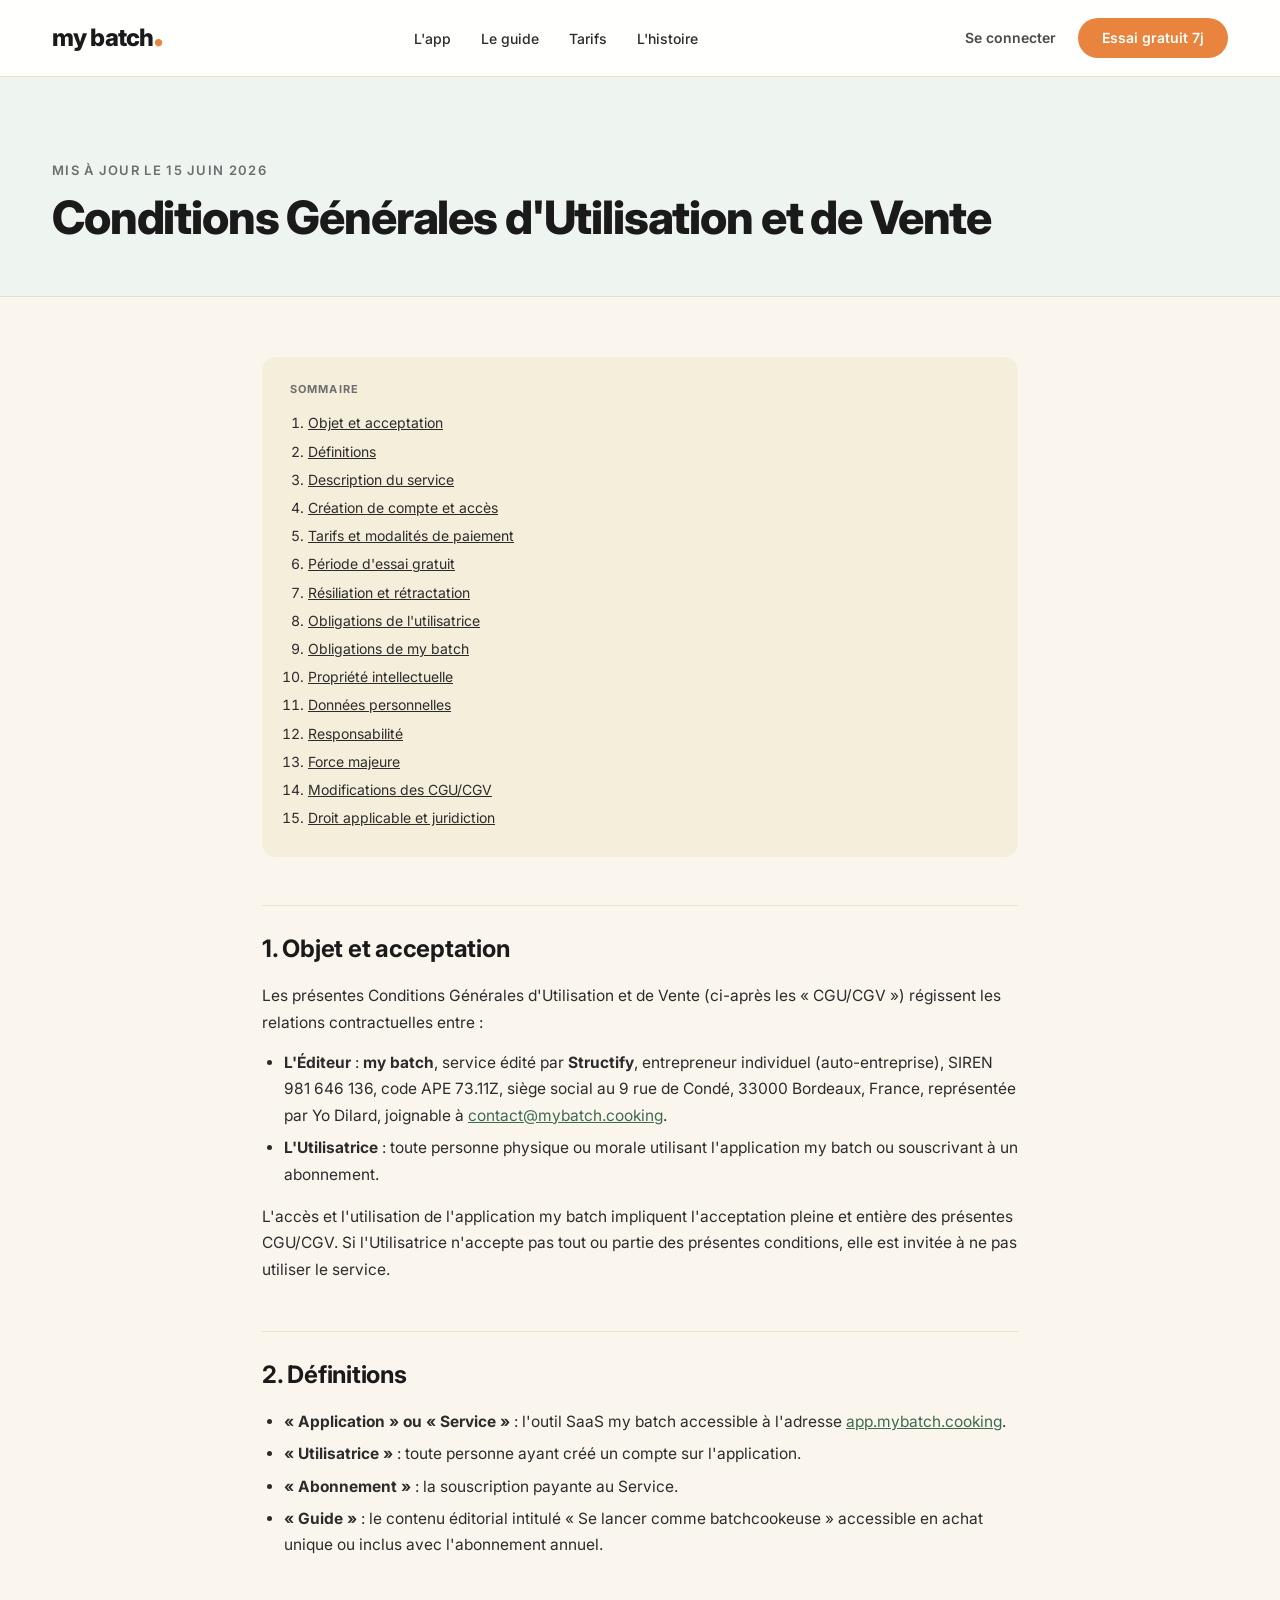
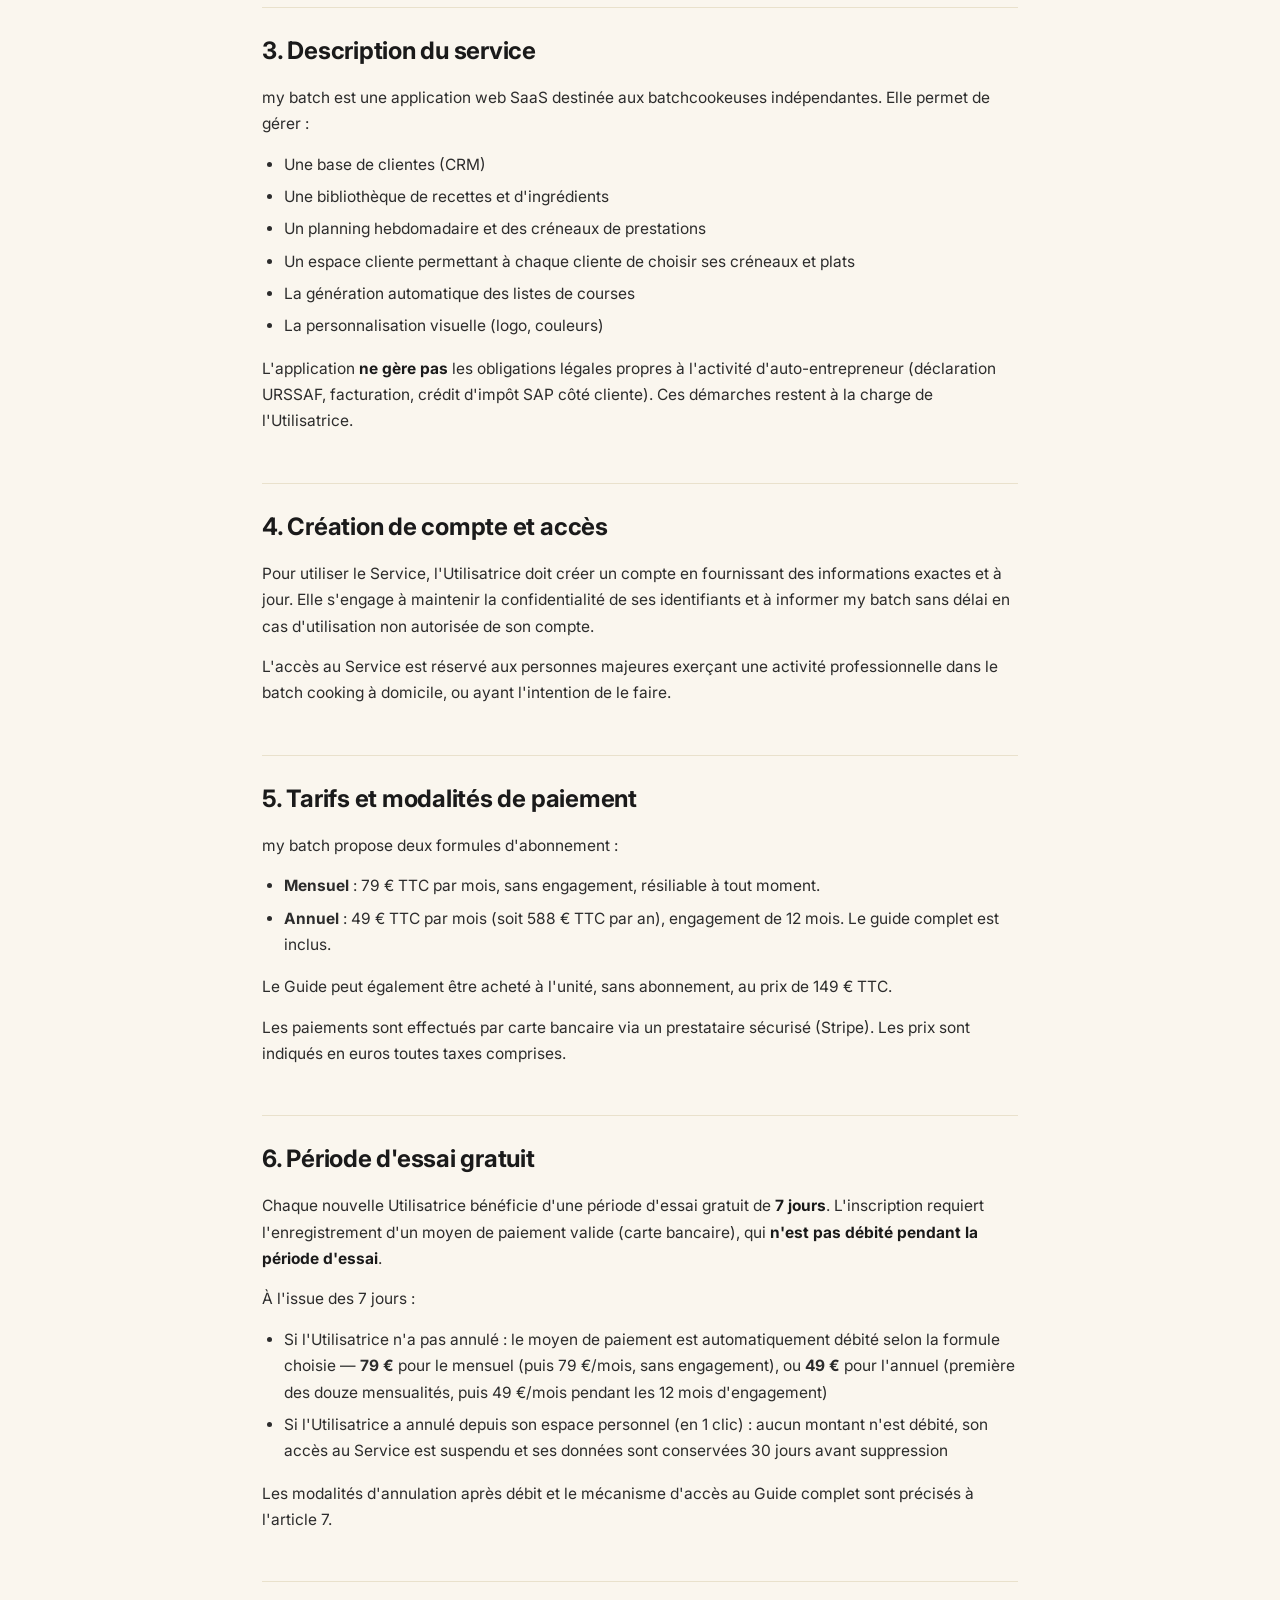
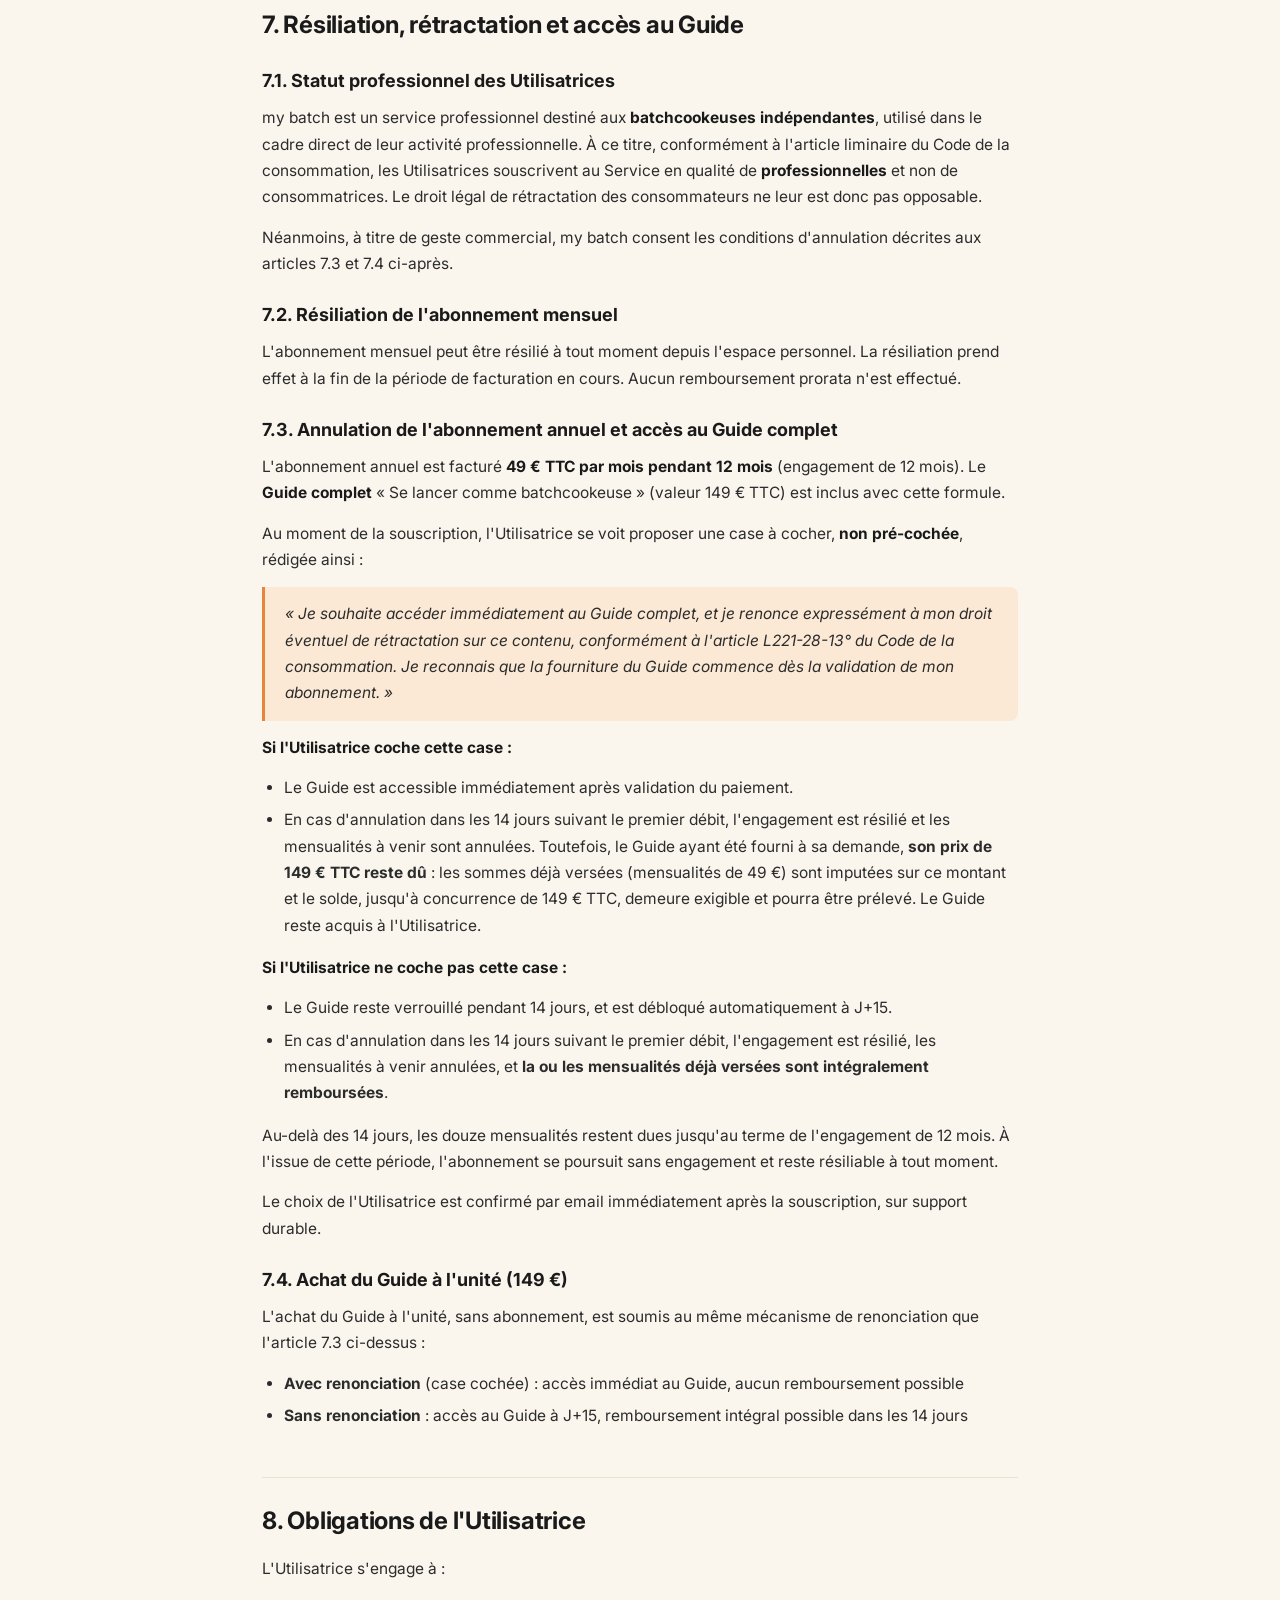
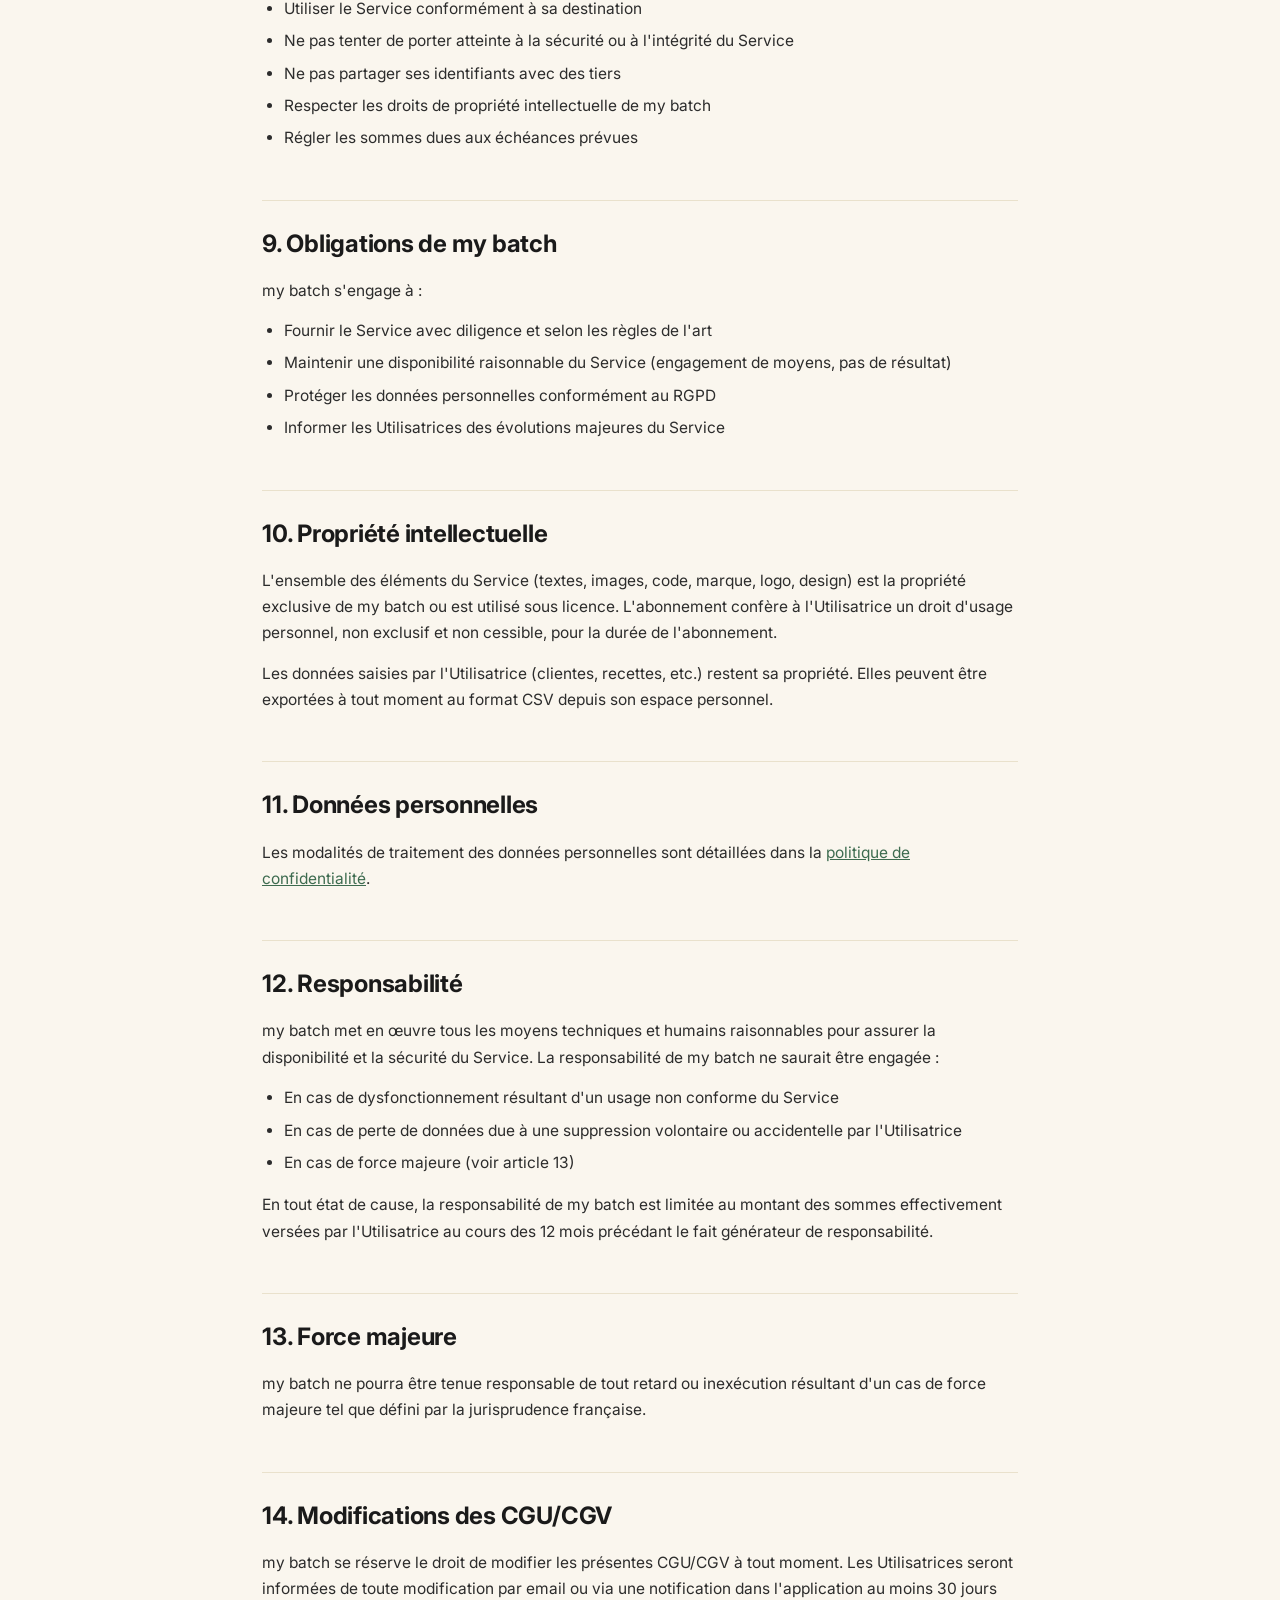
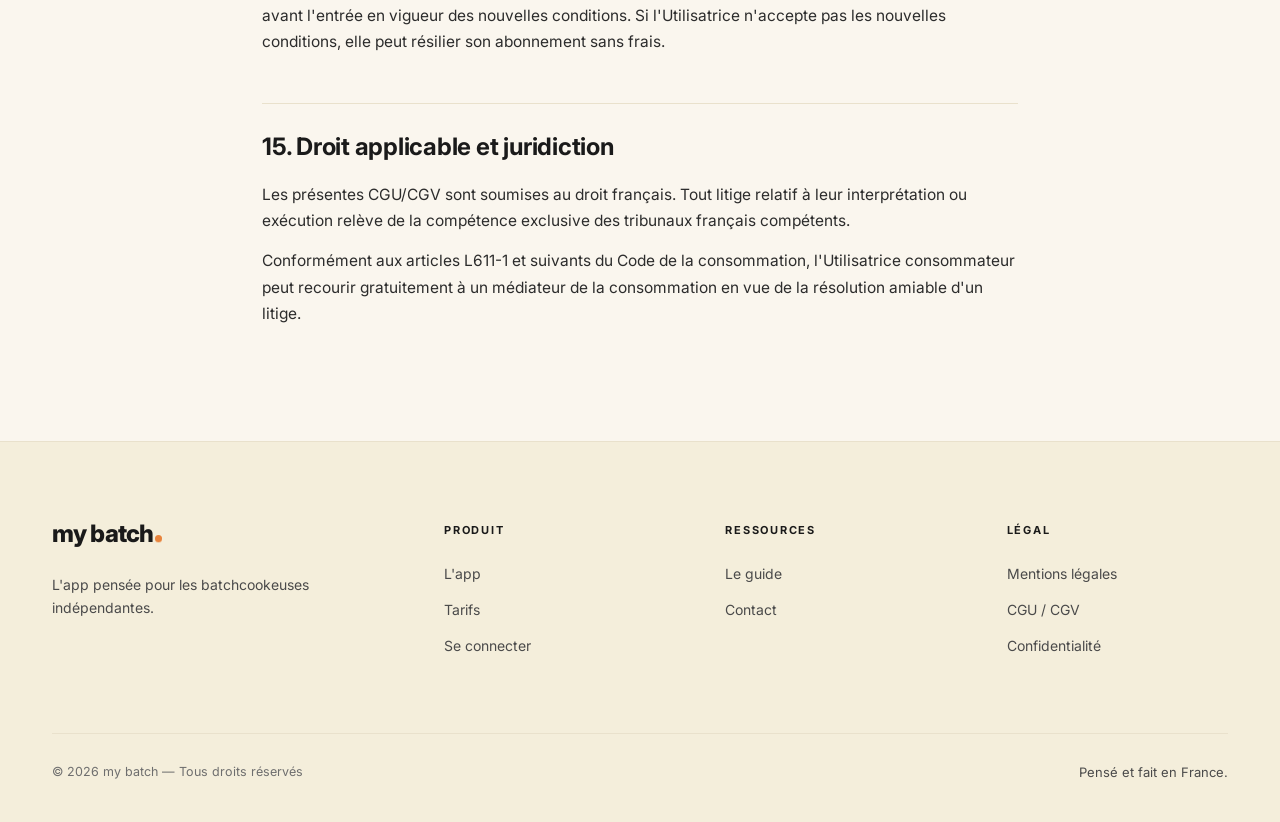
<file: cgu.html>
<!DOCTYPE html>
<html lang="fr">
<head>
<meta charset="UTF-8">
<meta name="viewport" content="width=device-width, initial-scale=1.0">
<meta name="robots" content="noindex">
<title>Conditions Générales d'Utilisation et de Vente · my batch</title>
<link rel="preconnect" href="https://fonts.googleapis.com">
<link rel="preconnect" href="https://fonts.gstatic.com" crossorigin>
<link href="https://fonts.googleapis.com/css2?family=Caveat:wght@500&family=Inter:wght@300;400;500;600;700;800&display=swap" rel="stylesheet">
<link rel="stylesheet" href="styles.css">
<style>
.legal-hero{padding:80px 0 40px;background:var(--green-pale);border-bottom:1px solid var(--green-soft)}
.legal-hero h1{font-weight:800;font-size:46px;line-height:1.1;letter-spacing:-.025em;color:var(--ink);margin-bottom:14px}
.legal-hero .updated{font-size:13px;color:var(--muted);text-transform:uppercase;letter-spacing:.1em;font-weight:600}
.legal-content{padding:60px 0 100px;max-width:820px;margin:0 auto}
.legal-content h2{font-size:24px;font-weight:700;color:var(--ink);margin:48px 0 16px;letter-spacing:-.01em;padding-top:24px;border-top:1px solid var(--line)}
.legal-content h2:first-child{margin-top:0;border-top:none;padding-top:0}
.legal-content h3{font-size:18px;font-weight:700;color:var(--ink);margin:24px 0 10px}
.legal-content p{font-size:15.5px;color:var(--tx);line-height:1.7;margin-bottom:14px}
.legal-content p strong{color:var(--ink);font-weight:700}
.legal-content ul{margin:10px 0 16px 22px;font-size:15.5px;color:var(--tx);line-height:1.7}
.legal-content li{margin-bottom:6px}
.legal-content a{color:var(--green);text-decoration:underline}
.toc-cgu{background:var(--bg-2);border-radius:var(--r);padding:24px 28px;margin-bottom:36px}
.toc-cgu strong{display:block;font-size:11px;text-transform:uppercase;letter-spacing:.1em;color:var(--muted);font-weight:700;margin-bottom:12px}
.toc-cgu ol{list-style:decimal;margin-left:18px;font-size:14px;color:var(--tx);line-height:1.8}
.toc-cgu li{margin-bottom:3px}
.toc-cgu a{color:var(--tx)}
.toc-cgu a:hover{color:var(--green)}
@media(max-width:680px){.legal-hero h1{font-size:30px}}
</style>
</head>
<body>

<header class="nav">
  <div class="wrap">
    <div class="nav-row">
      <a href="index.html" class="brand">
        <div class="brand-name">my batch<span class="dot">.</span></div>
      </a>
      <ul class="nav-links">
        <li><a href="index.html#features">L'app</a></li>
        <li><a href="guide.html">Le guide</a></li>
        <li><a href="index.html#tarifs">Tarifs</a></li>
        <li><a href="histoire.html">L'histoire</a></li>
      </ul>
      <div class="nav-actions">
        <a href="https://app.mybatch.cooking" class="btn btn-ghost">Se connecter</a>
        <a href="https://app.mybatch.cooking/signup.html" class="btn btn-orange">Essai gratuit 7j</a>
      </div>
    </div>
  </div>
</header>

<section class="legal-hero">
  <div class="wrap">
    <span class="updated">Mis à jour le 15 juin 2026</span>
    <h1 style="margin-top:10px">Conditions Générales d'Utilisation et de Vente</h1>
  </div>
</section>

<section class="legal-content">
  <div class="wrap">

    <div class="toc-cgu">
      <strong>Sommaire</strong>
      <ol>
        <li><a href="#art1">Objet et acceptation</a></li>
        <li><a href="#art2">Définitions</a></li>
        <li><a href="#art3">Description du service</a></li>
        <li><a href="#art4">Création de compte et accès</a></li>
        <li><a href="#art5">Tarifs et modalités de paiement</a></li>
        <li><a href="#art6">Période d'essai gratuit</a></li>
        <li><a href="#art7">Résiliation et rétractation</a></li>
        <li><a href="#art8">Obligations de l'utilisatrice</a></li>
        <li><a href="#art9">Obligations de my batch</a></li>
        <li><a href="#art10">Propriété intellectuelle</a></li>
        <li><a href="#art11">Données personnelles</a></li>
        <li><a href="#art12">Responsabilité</a></li>
        <li><a href="#art13">Force majeure</a></li>
        <li><a href="#art14">Modifications des CGU/CGV</a></li>
        <li><a href="#art15">Droit applicable et juridiction</a></li>
      </ol>
    </div>

    <h2 id="art1">1. Objet et acceptation</h2>
    <p>Les présentes Conditions Générales d'Utilisation et de Vente (ci-après les « CGU/CGV ») régissent les relations contractuelles entre :</p>
    <ul>
      <li><strong>L'Éditeur</strong> : <strong>my batch</strong>, service édité par <strong>Structify</strong>, entrepreneur individuel (auto-entreprise), SIREN 981 646 136, code APE 73.11Z, siège social au 9 rue de Condé, 33000 Bordeaux, France, représentée par Yo Dilard, joignable à <a href="mailto:contact@mybatch.cooking">contact@mybatch.cooking</a>.</li>
      <li><strong>L'Utilisatrice</strong> : toute personne physique ou morale utilisant l'application my batch ou souscrivant à un abonnement.</li>
    </ul>
    <p>L'accès et l'utilisation de l'application my batch impliquent l'acceptation pleine et entière des présentes CGU/CGV. Si l'Utilisatrice n'accepte pas tout ou partie des présentes conditions, elle est invitée à ne pas utiliser le service.</p>

    <h2 id="art2">2. Définitions</h2>
    <ul>
      <li><strong>« Application » ou « Service »</strong> : l'outil SaaS my batch accessible à l'adresse <a href="https://app.mybatch.cooking">app.mybatch.cooking</a>.</li>
      <li><strong>« Utilisatrice »</strong> : toute personne ayant créé un compte sur l'application.</li>
      <li><strong>« Abonnement »</strong> : la souscription payante au Service.</li>
      <li><strong>« Guide »</strong> : le contenu éditorial intitulé « Se lancer comme batchcookeuse » accessible en achat unique ou inclus avec l'abonnement annuel.</li>
    </ul>

    <h2 id="art3">3. Description du service</h2>
    <p>my batch est une application web SaaS destinée aux batchcookeuses indépendantes. Elle permet de gérer :</p>
    <ul>
      <li>Une base de clientes (CRM)</li>
      <li>Une bibliothèque de recettes et d'ingrédients</li>
      <li>Un planning hebdomadaire et des créneaux de prestations</li>
      <li>Un espace cliente permettant à chaque cliente de choisir ses créneaux et plats</li>
      <li>La génération automatique des listes de courses</li>
      <li>La personnalisation visuelle (logo, couleurs)</li>
    </ul>
    <p>L'application <strong>ne gère pas</strong> les obligations légales propres à l'activité d'auto-entrepreneur (déclaration URSSAF, facturation, crédit d'impôt SAP côté cliente). Ces démarches restent à la charge de l'Utilisatrice.</p>

    <h2 id="art4">4. Création de compte et accès</h2>
    <p>Pour utiliser le Service, l'Utilisatrice doit créer un compte en fournissant des informations exactes et à jour. Elle s'engage à maintenir la confidentialité de ses identifiants et à informer my batch sans délai en cas d'utilisation non autorisée de son compte.</p>
    <p>L'accès au Service est réservé aux personnes majeures exerçant une activité professionnelle dans le batch cooking à domicile, ou ayant l'intention de le faire.</p>

    <h2 id="art5">5. Tarifs et modalités de paiement</h2>
    <p>my batch propose deux formules d'abonnement :</p>
    <ul>
      <li><strong>Mensuel</strong> : 79 € TTC par mois, sans engagement, résiliable à tout moment.</li>
      <li><strong>Annuel</strong> : 49 € TTC par mois (soit 588 € TTC par an), engagement de 12 mois. Le guide complet est inclus.</li>
    </ul>
    <p>Le Guide peut également être acheté à l'unité, sans abonnement, au prix de 149 € TTC.</p>
    <p>Les paiements sont effectués par carte bancaire via un prestataire sécurisé (Stripe). Les prix sont indiqués en euros toutes taxes comprises.</p>

    <h2 id="art6">6. Période d'essai gratuit</h2>
    <p>Chaque nouvelle Utilisatrice bénéficie d'une période d'essai gratuit de <strong>7 jours</strong>. L'inscription requiert l'enregistrement d'un moyen de paiement valide (carte bancaire), qui <strong>n'est pas débité pendant la période d'essai</strong>.</p>
    <p>À l'issue des 7 jours :</p>
    <ul>
      <li>Si l'Utilisatrice n'a pas annulé : le moyen de paiement est automatiquement débité selon la formule choisie — <strong>79 €</strong> pour le mensuel (puis 79 €/mois, sans engagement), ou <strong>49 €</strong> pour l'annuel (première des douze mensualités, puis 49 €/mois pendant les 12 mois d'engagement)</li>
      <li>Si l'Utilisatrice a annulé depuis son espace personnel (en 1 clic) : aucun montant n'est débité, son accès au Service est suspendu et ses données sont conservées 30 jours avant suppression</li>
    </ul>
    <p>Les modalités d'annulation après débit et le mécanisme d'accès au Guide complet sont précisés à l'article 7.</p>

    <h2 id="art7">7. Résiliation, rétractation et accès au Guide</h2>

    <h3>7.1. Statut professionnel des Utilisatrices</h3>
    <p>my batch est un service professionnel destiné aux <strong>batchcookeuses indépendantes</strong>, utilisé dans le cadre direct de leur activité professionnelle. À ce titre, conformément à l'article liminaire du Code de la consommation, les Utilisatrices souscrivent au Service en qualité de <strong>professionnelles</strong> et non de consommatrices. Le droit légal de rétractation des consommateurs ne leur est donc pas opposable.</p>
    <p>Néanmoins, à titre de geste commercial, my batch consent les conditions d'annulation décrites aux articles 7.3 et 7.4 ci-après.</p>

    <h3>7.2. Résiliation de l'abonnement mensuel</h3>
    <p>L'abonnement mensuel peut être résilié à tout moment depuis l'espace personnel. La résiliation prend effet à la fin de la période de facturation en cours. Aucun remboursement prorata n'est effectué.</p>

    <h3>7.3. Annulation de l'abonnement annuel et accès au Guide complet</h3>
    <p>L'abonnement annuel est facturé <strong>49 € TTC par mois pendant 12 mois</strong> (engagement de 12 mois). Le <strong>Guide complet</strong> « Se lancer comme batchcookeuse » (valeur 149 € TTC) est inclus avec cette formule.</p>
    <p>Au moment de la souscription, l'Utilisatrice se voit proposer une case à cocher, <strong>non pré-cochée</strong>, rédigée ainsi :</p>
    <p style="font-style:italic;padding:14px 20px;border-left:3px solid var(--orange);background:var(--orange-pale);border-radius:0 8px 8px 0;margin:14px 0">« Je souhaite accéder immédiatement au Guide complet, et je renonce expressément à mon droit éventuel de rétractation sur ce contenu, conformément à l'article L221-28-13° du Code de la consommation. Je reconnais que la fourniture du Guide commence dès la validation de mon abonnement. »</p>

    <p><strong>Si l'Utilisatrice coche cette case :</strong></p>
    <ul>
      <li>Le Guide est accessible immédiatement après validation du paiement.</li>
      <li>En cas d'annulation dans les 14 jours suivant le premier débit, l'engagement est résilié et les mensualités à venir sont annulées. Toutefois, le Guide ayant été fourni à sa demande, <strong>son prix de 149 € TTC reste dû</strong> : les sommes déjà versées (mensualités de 49 €) sont imputées sur ce montant et le solde, jusqu'à concurrence de 149 € TTC, demeure exigible et pourra être prélevé. Le Guide reste acquis à l'Utilisatrice.</li>
    </ul>

    <p><strong>Si l'Utilisatrice ne coche pas cette case :</strong></p>
    <ul>
      <li>Le Guide reste verrouillé pendant 14 jours, et est débloqué automatiquement à J+15.</li>
      <li>En cas d'annulation dans les 14 jours suivant le premier débit, l'engagement est résilié, les mensualités à venir annulées, et <strong>la ou les mensualités déjà versées sont intégralement remboursées</strong>.</li>
    </ul>

    <p>Au-delà des 14 jours, les douze mensualités restent dues jusqu'au terme de l'engagement de 12 mois. À l'issue de cette période, l'abonnement se poursuit sans engagement et reste résiliable à tout moment.</p>

    <p>Le choix de l'Utilisatrice est confirmé par email immédiatement après la souscription, sur support durable.</p>

    <h3>7.4. Achat du Guide à l'unité (149 €)</h3>
    <p>L'achat du Guide à l'unité, sans abonnement, est soumis au même mécanisme de renonciation que l'article 7.3 ci-dessus :</p>
    <ul>
      <li><strong>Avec renonciation</strong> (case cochée) : accès immédiat au Guide, aucun remboursement possible</li>
      <li><strong>Sans renonciation</strong> : accès au Guide à J+15, remboursement intégral possible dans les 14 jours</li>
    </ul>

    <h2 id="art8">8. Obligations de l'Utilisatrice</h2>
    <p>L'Utilisatrice s'engage à :</p>
    <ul>
      <li>Utiliser le Service conformément à sa destination</li>
      <li>Ne pas tenter de porter atteinte à la sécurité ou à l'intégrité du Service</li>
      <li>Ne pas partager ses identifiants avec des tiers</li>
      <li>Respecter les droits de propriété intellectuelle de my batch</li>
      <li>Régler les sommes dues aux échéances prévues</li>
    </ul>

    <h2 id="art9">9. Obligations de my batch</h2>
    <p>my batch s'engage à :</p>
    <ul>
      <li>Fournir le Service avec diligence et selon les règles de l'art</li>
      <li>Maintenir une disponibilité raisonnable du Service (engagement de moyens, pas de résultat)</li>
      <li>Protéger les données personnelles conformément au RGPD</li>
      <li>Informer les Utilisatrices des évolutions majeures du Service</li>
    </ul>

    <h2 id="art10">10. Propriété intellectuelle</h2>
    <p>L'ensemble des éléments du Service (textes, images, code, marque, logo, design) est la propriété exclusive de my batch ou est utilisé sous licence. L'abonnement confère à l'Utilisatrice un droit d'usage personnel, non exclusif et non cessible, pour la durée de l'abonnement.</p>
    <p>Les données saisies par l'Utilisatrice (clientes, recettes, etc.) restent sa propriété. Elles peuvent être exportées à tout moment au format CSV depuis son espace personnel.</p>

    <h2 id="art11">11. Données personnelles</h2>
    <p>Les modalités de traitement des données personnelles sont détaillées dans la <a href="confidentialite.html">politique de confidentialité</a>.</p>

    <h2 id="art12">12. Responsabilité</h2>
    <p>my batch met en œuvre tous les moyens techniques et humains raisonnables pour assurer la disponibilité et la sécurité du Service. La responsabilité de my batch ne saurait être engagée :</p>
    <ul>
      <li>En cas de dysfonctionnement résultant d'un usage non conforme du Service</li>
      <li>En cas de perte de données due à une suppression volontaire ou accidentelle par l'Utilisatrice</li>
      <li>En cas de force majeure (voir article 13)</li>
    </ul>
    <p>En tout état de cause, la responsabilité de my batch est limitée au montant des sommes effectivement versées par l'Utilisatrice au cours des 12 mois précédant le fait générateur de responsabilité.</p>

    <h2 id="art13">13. Force majeure</h2>
    <p>my batch ne pourra être tenue responsable de tout retard ou inexécution résultant d'un cas de force majeure tel que défini par la jurisprudence française.</p>

    <h2 id="art14">14. Modifications des CGU/CGV</h2>
    <p>my batch se réserve le droit de modifier les présentes CGU/CGV à tout moment. Les Utilisatrices seront informées de toute modification par email ou via une notification dans l'application au moins 30 jours avant l'entrée en vigueur des nouvelles conditions. Si l'Utilisatrice n'accepte pas les nouvelles conditions, elle peut résilier son abonnement sans frais.</p>

    <h2 id="art15">15. Droit applicable et juridiction</h2>
    <p>Les présentes CGU/CGV sont soumises au droit français. Tout litige relatif à leur interprétation ou exécution relève de la compétence exclusive des tribunaux français compétents.</p>
    <p>Conformément aux articles L611-1 et suivants du Code de la consommation, l'Utilisatrice consommateur peut recourir gratuitement à un médiateur de la consommation en vue de la résolution amiable d'un litige.</p>

  </div>
</section>

<footer class="foot">
  <div class="wrap">
    <div class="foot-grid">
      <div class="foot-brand">
        <a href="index.html" class="brand">
          <div class="brand-name">my batch<span class="dot">.</span></div>
        </a>
        <p>L'app pensée pour les batchcookeuses indépendantes.</p>
      </div>
      <div class="foot-col"><h4>Produit</h4><ul><li><a href="index.html#features">L'app</a></li><li><a href="index.html#tarifs">Tarifs</a></li><li><a href="https://app.mybatch.cooking">Se connecter</a></li></ul></div>
      <div class="foot-col"><h4>Ressources</h4><ul><li><a href="guide.html">Le guide</a></li><li><a href="contact.html">Contact</a></li></ul></div>
      <div class="foot-col"><h4>Légal</h4><ul><li><a href="mentions-legales.html">Mentions légales</a></li><li><a href="cgu.html">CGU / CGV</a></li><li><a href="confidentialite.html">Confidentialité</a></li></ul></div>
    </div>
    <div class="foot-bot">
      <div class="copy">© 2026 my batch — Tous droits réservés</div>
      <div class="made">Pensé et fait en France.</div>
    </div>
  </div>
</footer>

</body>
</html>
</file>
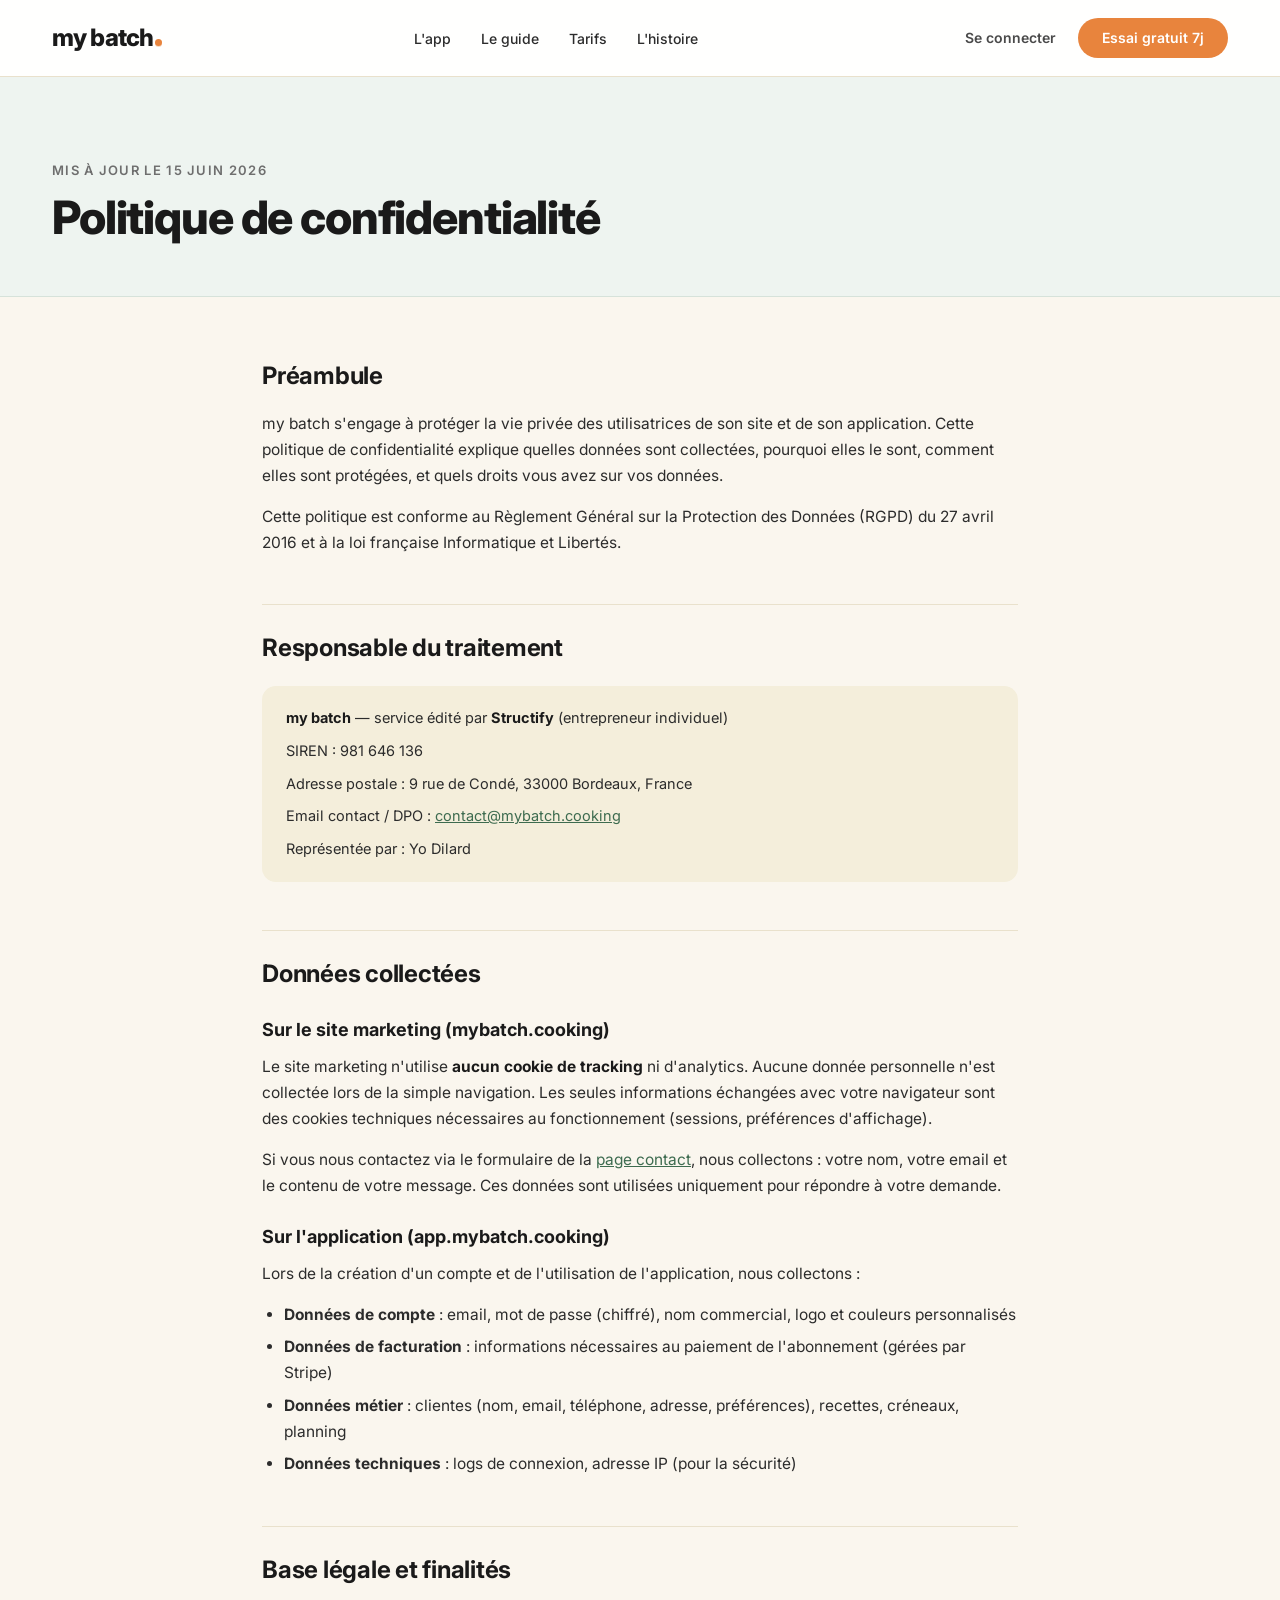
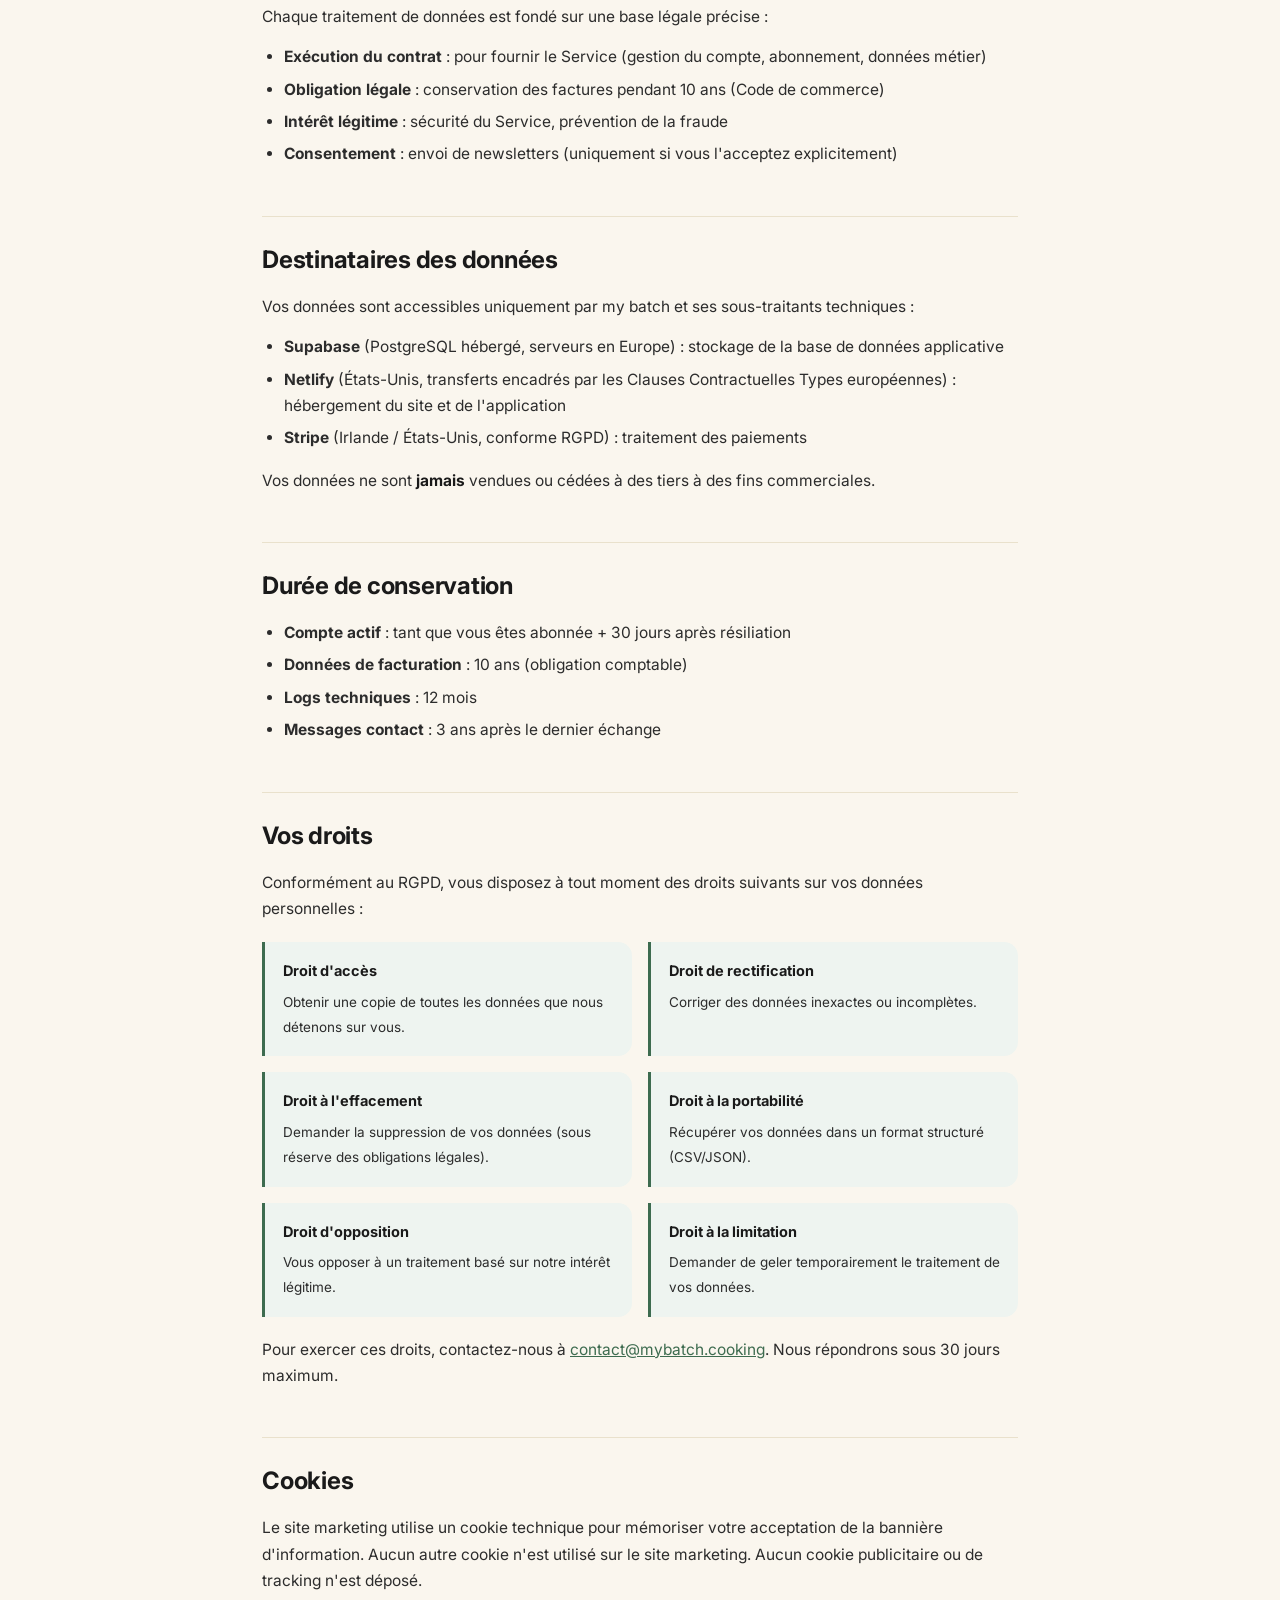
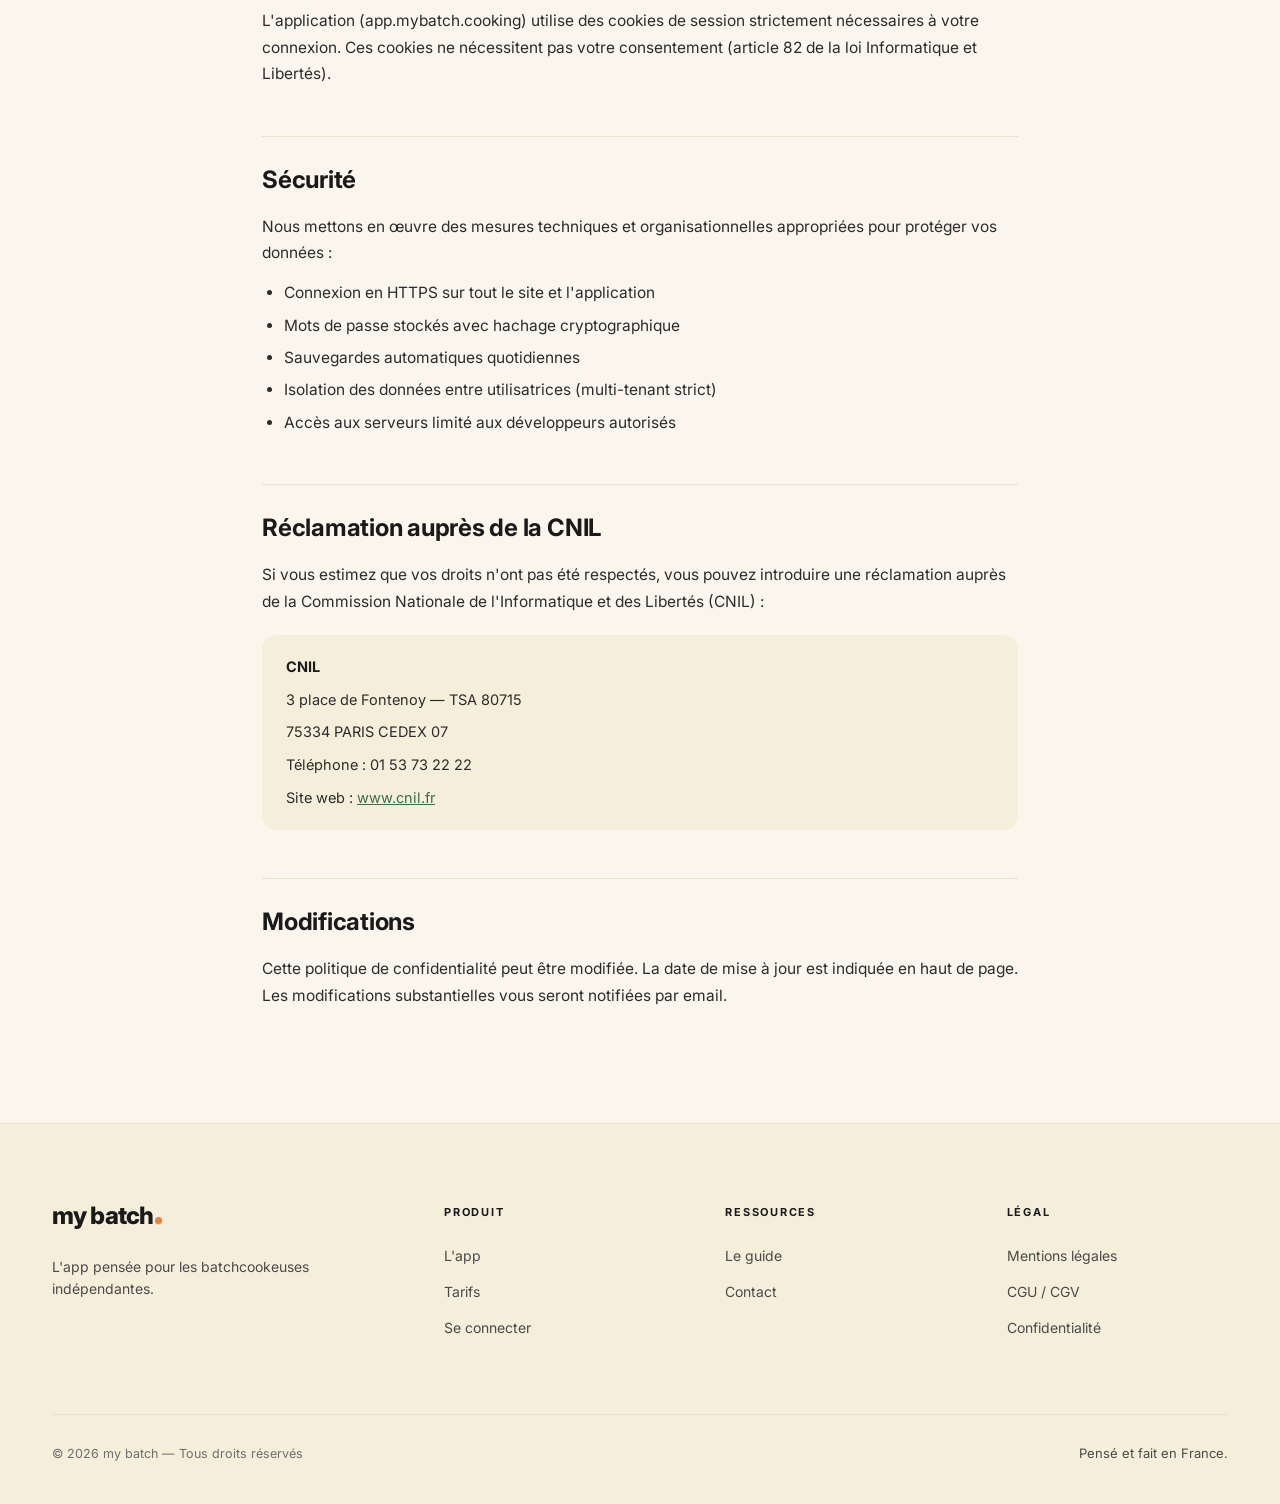
<file: confidentialite.html>
<!DOCTYPE html>
<html lang="fr">
<head>
<meta charset="UTF-8">
<meta name="viewport" content="width=device-width, initial-scale=1.0">
<meta name="robots" content="noindex">
<title>Politique de confidentialité · my batch</title>
<link rel="preconnect" href="https://fonts.googleapis.com">
<link rel="preconnect" href="https://fonts.gstatic.com" crossorigin>
<link href="https://fonts.googleapis.com/css2?family=Caveat:wght@500&family=Inter:wght@300;400;500;600;700;800&display=swap" rel="stylesheet">
<link rel="stylesheet" href="styles.css">
<style>
.legal-hero{padding:80px 0 40px;background:var(--green-pale);border-bottom:1px solid var(--green-soft)}
.legal-hero h1{font-weight:800;font-size:46px;line-height:1.1;letter-spacing:-.025em;color:var(--ink);margin-bottom:14px}
.legal-hero .updated{font-size:13px;color:var(--muted);text-transform:uppercase;letter-spacing:.1em;font-weight:600}
.legal-content{padding:60px 0 100px;max-width:820px;margin:0 auto}
.legal-content h2{font-size:24px;font-weight:700;color:var(--ink);margin:48px 0 16px;letter-spacing:-.01em;padding-top:24px;border-top:1px solid var(--line)}
.legal-content h2:first-child{margin-top:0;border-top:none;padding-top:0}
.legal-content h3{font-size:18px;font-weight:700;color:var(--ink);margin:24px 0 10px}
.legal-content p{font-size:15.5px;color:var(--tx);line-height:1.7;margin-bottom:14px}
.legal-content p strong{color:var(--ink);font-weight:700}
.legal-content ul{margin:10px 0 16px 22px;font-size:15.5px;color:var(--tx);line-height:1.7}
.legal-content li{margin-bottom:6px}
.legal-content a{color:var(--green);text-decoration:underline}
.info-block{background:var(--bg-2);border-radius:var(--r);padding:20px 24px;margin:20px 0}
.info-block p{margin-bottom:8px;font-size:14.5px}
.info-block p:last-child{margin-bottom:0}
.rights-grid{display:grid;grid-template-columns:repeat(2,1fr);gap:16px;margin:20px 0}
.right-card{background:var(--green-pale);border-left:3px solid var(--green);padding:18px;border-radius:0 var(--r) var(--r) 0}
.right-card strong{display:block;font-size:14.5px;color:var(--ink);font-weight:700;margin-bottom:6px}
.right-card span{font-size:13.5px;color:var(--tx);line-height:1.5}
@media(max-width:680px){.legal-hero h1{font-size:32px}.rights-grid{grid-template-columns:1fr}}
</style>
</head>
<body>

<header class="nav">
  <div class="wrap">
    <div class="nav-row">
      <a href="index.html" class="brand">
        <div class="brand-name">my batch<span class="dot">.</span></div>
      </a>
      <ul class="nav-links">
        <li><a href="index.html#features">L'app</a></li>
        <li><a href="guide.html">Le guide</a></li>
        <li><a href="index.html#tarifs">Tarifs</a></li>
        <li><a href="histoire.html">L'histoire</a></li>
      </ul>
      <div class="nav-actions">
        <a href="https://app.mybatch.cooking" class="btn btn-ghost">Se connecter</a>
        <a href="https://app.mybatch.cooking/signup.html" class="btn btn-orange">Essai gratuit 7j</a>
      </div>
    </div>
  </div>
</header>

<section class="legal-hero">
  <div class="wrap">
    <span class="updated">Mis à jour le 15 juin 2026</span>
    <h1 style="margin-top:10px">Politique de confidentialité</h1>
  </div>
</section>

<section class="legal-content">
  <div class="wrap">

    <h2>Préambule</h2>
    <p>my batch s'engage à protéger la vie privée des utilisatrices de son site et de son application. Cette politique de confidentialité explique quelles données sont collectées, pourquoi elles le sont, comment elles sont protégées, et quels droits vous avez sur vos données.</p>
    <p>Cette politique est conforme au Règlement Général sur la Protection des Données (RGPD) du 27 avril 2016 et à la loi française Informatique et Libertés.</p>

    <h2>Responsable du traitement</h2>
    <div class="info-block">
      <p><strong>my batch</strong> — service édité par <strong>Structify</strong> (entrepreneur individuel)</p>
      <p>SIREN : 981 646 136</p>
      <p>Adresse postale : 9 rue de Condé, 33000 Bordeaux, France</p>
      <p>Email contact / DPO : <a href="mailto:contact@mybatch.cooking">contact@mybatch.cooking</a></p>
      <p>Représentée par : Yo Dilard</p>
    </div>

    <h2>Données collectées</h2>

    <h3>Sur le site marketing (mybatch.cooking)</h3>
    <p>Le site marketing n'utilise <strong>aucun cookie de tracking</strong> ni d'analytics. Aucune donnée personnelle n'est collectée lors de la simple navigation. Les seules informations échangées avec votre navigateur sont des cookies techniques nécessaires au fonctionnement (sessions, préférences d'affichage).</p>
    <p>Si vous nous contactez via le formulaire de la <a href="contact.html">page contact</a>, nous collectons : votre nom, votre email et le contenu de votre message. Ces données sont utilisées uniquement pour répondre à votre demande.</p>

    <h3>Sur l'application (app.mybatch.cooking)</h3>
    <p>Lors de la création d'un compte et de l'utilisation de l'application, nous collectons :</p>
    <ul>
      <li><strong>Données de compte</strong> : email, mot de passe (chiffré), nom commercial, logo et couleurs personnalisés</li>
      <li><strong>Données de facturation</strong> : informations nécessaires au paiement de l'abonnement (gérées par Stripe)</li>
      <li><strong>Données métier</strong> : clientes (nom, email, téléphone, adresse, préférences), recettes, créneaux, planning</li>
      <li><strong>Données techniques</strong> : logs de connexion, adresse IP (pour la sécurité)</li>
    </ul>

    <h2>Base légale et finalités</h2>
    <p>Chaque traitement de données est fondé sur une base légale précise :</p>
    <ul>
      <li><strong>Exécution du contrat</strong> : pour fournir le Service (gestion du compte, abonnement, données métier)</li>
      <li><strong>Obligation légale</strong> : conservation des factures pendant 10 ans (Code de commerce)</li>
      <li><strong>Intérêt légitime</strong> : sécurité du Service, prévention de la fraude</li>
      <li><strong>Consentement</strong> : envoi de newsletters (uniquement si vous l'acceptez explicitement)</li>
    </ul>

    <h2>Destinataires des données</h2>
    <p>Vos données sont accessibles uniquement par my batch et ses sous-traitants techniques :</p>
    <ul>
      <li><strong>Supabase</strong> (PostgreSQL hébergé, serveurs en Europe) : stockage de la base de données applicative</li>
      <li><strong>Netlify</strong> (États-Unis, transferts encadrés par les Clauses Contractuelles Types européennes) : hébergement du site et de l'application</li>
      <li><strong>Stripe</strong> (Irlande / États-Unis, conforme RGPD) : traitement des paiements</li>
    </ul>
    <p>Vos données ne sont <strong>jamais</strong> vendues ou cédées à des tiers à des fins commerciales.</p>

    <h2>Durée de conservation</h2>
    <ul>
      <li><strong>Compte actif</strong> : tant que vous êtes abonnée + 30 jours après résiliation</li>
      <li><strong>Données de facturation</strong> : 10 ans (obligation comptable)</li>
      <li><strong>Logs techniques</strong> : 12 mois</li>
      <li><strong>Messages contact</strong> : 3 ans après le dernier échange</li>
    </ul>

    <h2>Vos droits</h2>
    <p>Conformément au RGPD, vous disposez à tout moment des droits suivants sur vos données personnelles :</p>

    <div class="rights-grid">
      <div class="right-card">
        <strong>Droit d'accès</strong>
        <span>Obtenir une copie de toutes les données que nous détenons sur vous.</span>
      </div>
      <div class="right-card">
        <strong>Droit de rectification</strong>
        <span>Corriger des données inexactes ou incomplètes.</span>
      </div>
      <div class="right-card">
        <strong>Droit à l'effacement</strong>
        <span>Demander la suppression de vos données (sous réserve des obligations légales).</span>
      </div>
      <div class="right-card">
        <strong>Droit à la portabilité</strong>
        <span>Récupérer vos données dans un format structuré (CSV/JSON).</span>
      </div>
      <div class="right-card">
        <strong>Droit d'opposition</strong>
        <span>Vous opposer à un traitement basé sur notre intérêt légitime.</span>
      </div>
      <div class="right-card">
        <strong>Droit à la limitation</strong>
        <span>Demander de geler temporairement le traitement de vos données.</span>
      </div>
    </div>

    <p>Pour exercer ces droits, contactez-nous à <a href="mailto:contact@mybatch.cooking">contact@mybatch.cooking</a>. Nous répondrons sous 30 jours maximum.</p>

    <h2>Cookies</h2>
    <p>Le site marketing utilise un cookie technique pour mémoriser votre acceptation de la bannière d'information. Aucun autre cookie n'est utilisé sur le site marketing. Aucun cookie publicitaire ou de tracking n'est déposé.</p>
    <p>L'application (app.mybatch.cooking) utilise des cookies de session strictement nécessaires à votre connexion. Ces cookies ne nécessitent pas votre consentement (article 82 de la loi Informatique et Libertés).</p>

    <h2>Sécurité</h2>
    <p>Nous mettons en œuvre des mesures techniques et organisationnelles appropriées pour protéger vos données :</p>
    <ul>
      <li>Connexion en HTTPS sur tout le site et l'application</li>
      <li>Mots de passe stockés avec hachage cryptographique</li>
      <li>Sauvegardes automatiques quotidiennes</li>
      <li>Isolation des données entre utilisatrices (multi-tenant strict)</li>
      <li>Accès aux serveurs limité aux développeurs autorisés</li>
    </ul>

    <h2>Réclamation auprès de la CNIL</h2>
    <p>Si vous estimez que vos droits n'ont pas été respectés, vous pouvez introduire une réclamation auprès de la Commission Nationale de l'Informatique et des Libertés (CNIL) :</p>
    <div class="info-block">
      <p><strong>CNIL</strong></p>
      <p>3 place de Fontenoy — TSA 80715</p>
      <p>75334 PARIS CEDEX 07</p>
      <p>Téléphone : 01 53 73 22 22</p>
      <p>Site web : <a href="https://www.cnil.fr" target="_blank" rel="noopener">www.cnil.fr</a></p>
    </div>

    <h2>Modifications</h2>
    <p>Cette politique de confidentialité peut être modifiée. La date de mise à jour est indiquée en haut de page. Les modifications substantielles vous seront notifiées par email.</p>

  </div>
</section>

<footer class="foot">
  <div class="wrap">
    <div class="foot-grid">
      <div class="foot-brand">
        <a href="index.html" class="brand">
          <div class="brand-name">my batch<span class="dot">.</span></div>
        </a>
        <p>L'app pensée pour les batchcookeuses indépendantes.</p>
      </div>
      <div class="foot-col"><h4>Produit</h4><ul><li><a href="index.html#features">L'app</a></li><li><a href="index.html#tarifs">Tarifs</a></li><li><a href="https://app.mybatch.cooking">Se connecter</a></li></ul></div>
      <div class="foot-col"><h4>Ressources</h4><ul><li><a href="guide.html">Le guide</a></li><li><a href="contact.html">Contact</a></li></ul></div>
      <div class="foot-col"><h4>Légal</h4><ul><li><a href="mentions-legales.html">Mentions légales</a></li><li><a href="cgu.html">CGU / CGV</a></li><li><a href="confidentialite.html">Confidentialité</a></li></ul></div>
    </div>
    <div class="foot-bot">
      <div class="copy">© 2026 my batch — Tous droits réservés</div>
      <div class="made">Pensé et fait en France.</div>
    </div>
  </div>
</footer>

</body>
</html>
</file>
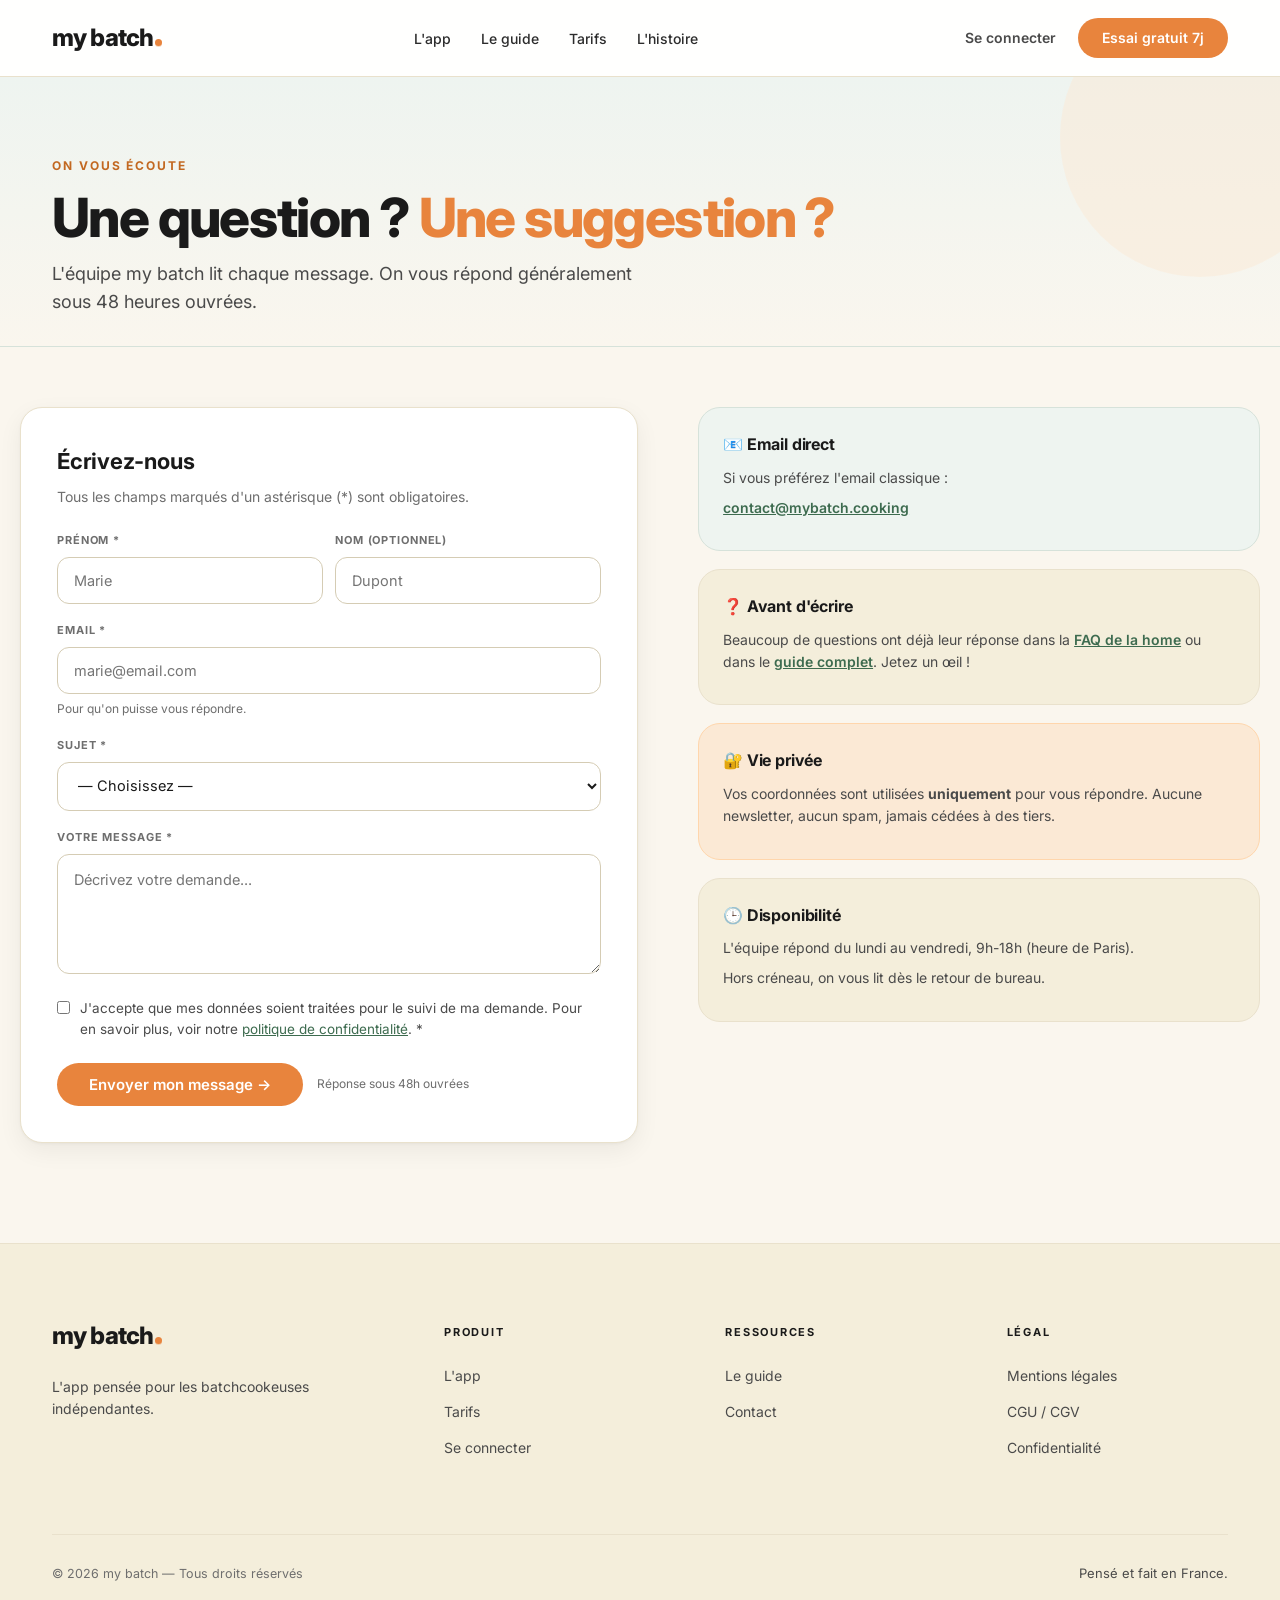
<file: contact.html>
<!DOCTYPE html>
<html lang="fr">
<head>
<meta charset="UTF-8">
<meta name="viewport" content="width=device-width, initial-scale=1.0">
<title>Contact · my batch</title>
<meta name="description" content="Contactez l'équipe my batch — l'app des batchcookeuses indépendantes.">
<link rel="preconnect" href="https://fonts.googleapis.com">
<link rel="preconnect" href="https://fonts.gstatic.com" crossorigin>
<link href="https://fonts.googleapis.com/css2?family=Caveat:wght@500&family=Inter:wght@300;400;500;600;700;800&display=swap" rel="stylesheet">
<link rel="stylesheet" href="styles.css">
<style>
.contact-hero{padding:80px 0 30px;background:linear-gradient(180deg,var(--green-pale) 0%,var(--bg) 100%);border-bottom:1px solid var(--green-soft);position:relative;overflow:hidden}
.contact-hero::before{content:"";position:absolute;top:-80px;right:-60px;width:280px;height:280px;background:var(--orange-pale);border-radius:50%;opacity:.5;z-index:0}
.contact-hero .wrap{position:relative;z-index:1}
.contact-hero .eyebrow{font-size:12px;color:var(--orange-2);font-weight:700;letter-spacing:.16em;text-transform:uppercase;margin-bottom:14px;display:block}
.contact-hero h1{font-weight:800;font-size:54px;line-height:1.05;letter-spacing:-.03em;color:var(--ink);margin-bottom:14px}
.contact-hero h1 .accent{color:var(--orange)}
.contact-hero .lead{font-size:18px;color:var(--tx-2);line-height:1.55;max-width:600px}

.contact-grid{display:grid;grid-template-columns:1.1fr 1fr;gap:60px;padding:60px 0 100px}
.contact-card{background:#fff;border:1px solid var(--line);border-radius:var(--r-lg);padding:36px;box-shadow:var(--shadow)}
.contact-card h2{font-size:22px;font-weight:700;color:var(--ink);margin-bottom:8px;letter-spacing:-.01em}
.contact-card .sub{font-size:14px;color:var(--muted);margin-bottom:24px}

.field{margin-bottom:18px}
.field label{display:block;font-size:11px;text-transform:uppercase;letter-spacing:.08em;color:var(--muted);font-weight:700;margin-bottom:8px}
.field input,.field textarea,.field select{width:100%;padding:14px 16px;border:1.5px solid var(--line-2);border-radius:12px;font-size:14.5px;color:var(--ink);background:#fff;outline:none;font-family:inherit;transition:border-color .15s}
.field input:focus,.field textarea:focus,.field select:focus{border-color:var(--green)}
.field textarea{resize:vertical;min-height:120px;line-height:1.5}
.field .row{display:grid;grid-template-columns:1fr 1fr;gap:12px}
.field .hint{font-size:12px;color:var(--muted);margin-top:6px}
.submit-row{display:flex;align-items:center;gap:14px;margin-top:24px;flex-wrap:wrap}
.submit-row .small{font-size:12px;color:var(--muted);flex:1;min-width:200px}
.submit-row .small a{color:var(--green);text-decoration:underline}

.side-info{display:flex;flex-direction:column;gap:18px}
.info-box{background:var(--bg-2);border-radius:var(--r-lg);padding:24px;border:1px solid var(--line)}
.info-box h3{font-size:16px;font-weight:700;color:var(--ink);margin-bottom:10px;letter-spacing:-.01em}
.info-box p{font-size:14px;color:var(--tx-2);line-height:1.55;margin-bottom:8px}
.info-box a{color:var(--green);text-decoration:underline;font-weight:600}
.info-box.green{background:var(--green-pale);border-color:var(--green-soft)}
.info-box.orange{background:var(--orange-pale);border-color:var(--orange-soft)}

@media(max-width:1080px){.contact-grid{grid-template-columns:1fr;gap:36px}.contact-hero h1{font-size:38px}}
@media(max-width:680px){.field .row{grid-template-columns:1fr}}
</style>
</head>
<body>

<header class="nav">
  <div class="wrap">
    <div class="nav-row">
      <a href="index.html" class="brand">
        <div class="brand-name">my batch<span class="dot">.</span></div>
      </a>
      <ul class="nav-links">
        <li><a href="index.html#features">L'app</a></li>
        <li><a href="guide.html">Le guide</a></li>
        <li><a href="index.html#tarifs">Tarifs</a></li>
        <li><a href="histoire.html">L'histoire</a></li>
      </ul>
      <div class="nav-actions">
        <a href="https://app.mybatch.cooking" class="btn btn-ghost">Se connecter</a>
        <a href="https://app.mybatch.cooking/signup.html" class="btn btn-orange">Essai gratuit 7j</a>
      </div>
    </div>
  </div>
</header>

<section class="contact-hero">
  <div class="wrap">
    <span class="eyebrow">On vous écoute</span>
    <h1>Une question ? <span class="accent">Une suggestion ?</span></h1>
    <p class="lead">L'équipe my batch lit chaque message. On vous répond généralement sous 48 heures ouvrées.</p>
  </div>
</section>

<section class="contact-grid wrap">

  <div class="contact-card">
    <h2>Écrivez-nous</h2>
    <p class="sub">Tous les champs marqués d'un astérisque (*) sont obligatoires.</p>

    <!-- Netlify Form : detected via data-netlify="true". Pour activer cote Netlify : aucun script necessaire. -->
    <form name="contact" method="POST" data-netlify="true" netlify-honeypot="bot-field" action="/merci">
      <input type="hidden" name="form-name" value="contact">
      <p style="display:none"><label>Ne remplissez pas ceci : <input name="bot-field"></label></p>

      <div class="field">
        <div class="row">
          <div>
            <label for="nom">Prénom *</label>
            <input type="text" id="nom" name="nom" required autocomplete="given-name" placeholder="Marie">
          </div>
          <div>
            <label for="famille">Nom (optionnel)</label>
            <input type="text" id="famille" name="famille" autocomplete="family-name" placeholder="Dupont">
          </div>
        </div>
      </div>

      <div class="field">
        <label for="email">Email *</label>
        <input type="email" id="email" name="email" required autocomplete="email" placeholder="marie@email.com">
        <div class="hint">Pour qu'on puisse vous répondre.</div>
      </div>

      <div class="field">
        <label for="sujet">Sujet *</label>
        <select id="sujet" name="sujet" required>
          <option value="">— Choisissez —</option>
          <option value="question-app">Question sur l'app</option>
          <option value="question-tarifs">Question sur les tarifs / abonnement</option>
          <option value="question-guide">Question sur le guide</option>
          <option value="bug">Signaler un bug</option>
          <option value="suggestion">Suggestion / amélioration</option>
          <option value="presse">Demande presse / partenariat</option>
          <option value="autre">Autre</option>
        </select>
      </div>

      <div class="field">
        <label for="message">Votre message *</label>
        <textarea id="message" name="message" required placeholder="Décrivez votre demande..."></textarea>
      </div>

      <div class="field">
        <label style="display:flex;gap:10px;align-items:flex-start;text-transform:none;letter-spacing:0;font-size:13.5px;color:var(--tx-2);font-weight:400;line-height:1.5;cursor:pointer">
          <input type="checkbox" name="rgpd" required style="width:auto;margin-top:3px">
          <span>J'accepte que mes données soient traitées pour le suivi de ma demande. Pour en savoir plus, voir notre <a href="confidentialite.html" style="color:var(--green);text-decoration:underline">politique de confidentialité</a>. *</span>
        </label>
      </div>

      <div class="submit-row">
        <button type="submit" class="btn btn-orange btn-lg" style="padding:14px 32px">Envoyer mon message →</button>
        <div class="small">Réponse sous 48h ouvrées</div>
      </div>
    </form>
  </div>

  <div class="side-info">
    <div class="info-box green">
      <h3>📧 Email direct</h3>
      <p>Si vous préférez l'email classique :</p>
      <p><a href="mailto:contact@mybatch.cooking">contact@mybatch.cooking</a></p>
    </div>

    <div class="info-box">
      <h3>❓ Avant d'écrire</h3>
      <p>Beaucoup de questions ont déjà leur réponse dans la <a href="index.html#faq">FAQ de la home</a> ou dans le <a href="guide.html">guide complet</a>. Jetez un œil !</p>
    </div>

    <div class="info-box orange">
      <h3>🔐 Vie privée</h3>
      <p>Vos coordonnées sont utilisées <strong>uniquement</strong> pour vous répondre. Aucune newsletter, aucun spam, jamais cédées à des tiers.</p>
    </div>

    <div class="info-box">
      <h3>🕒 Disponibilité</h3>
      <p>L'équipe répond du lundi au vendredi, 9h-18h (heure de Paris).</p>
      <p>Hors créneau, on vous lit dès le retour de bureau.</p>
    </div>
  </div>

</section>

<footer class="foot">
  <div class="wrap">
    <div class="foot-grid">
      <div class="foot-brand">
        <a href="index.html" class="brand">
          <div class="brand-name">my batch<span class="dot">.</span></div>
        </a>
        <p>L'app pensée pour les batchcookeuses indépendantes.</p>
      </div>
      <div class="foot-col"><h4>Produit</h4><ul><li><a href="index.html#features">L'app</a></li><li><a href="index.html#tarifs">Tarifs</a></li><li><a href="https://app.mybatch.cooking">Se connecter</a></li></ul></div>
      <div class="foot-col"><h4>Ressources</h4><ul><li><a href="guide.html">Le guide</a></li><li><a href="contact.html">Contact</a></li></ul></div>
      <div class="foot-col"><h4>Légal</h4><ul><li><a href="mentions-legales.html">Mentions légales</a></li><li><a href="cgu.html">CGU / CGV</a></li><li><a href="confidentialite.html">Confidentialité</a></li></ul></div>
    </div>
    <div class="foot-bot">
      <div class="copy">© 2026 my batch — Tous droits réservés</div>
      <div class="made">Pensé et fait en France.</div>
    </div>
  </div>
</footer>

</body>
</html>
</file>
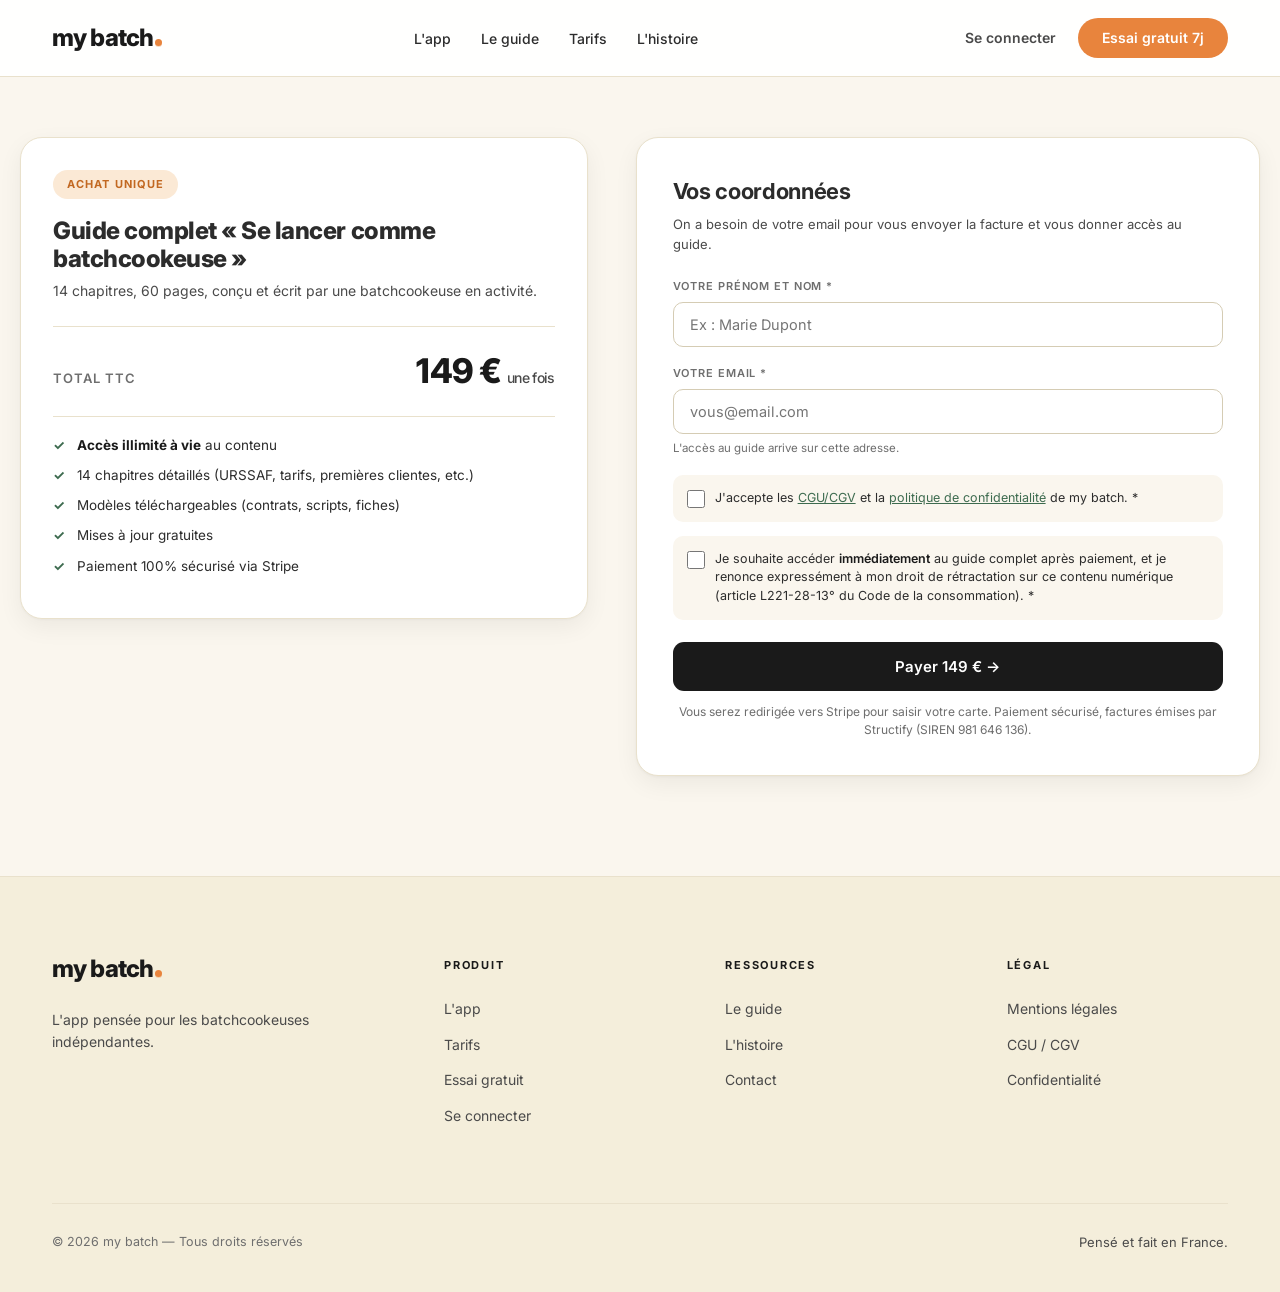
<file: guide-achat.html>
<!DOCTYPE html>
<html lang="fr">
<head>
<meta charset="UTF-8">
<meta name="viewport" content="width=device-width, initial-scale=1.0">
<title>Acheter le guide · my batch</title>
<meta name="description" content="Achetez le guide complet « Se lancer comme batchcookeuse » : 14 chapitres pour démarrer votre activité en France. Achat unique 149 €.">
<link rel="icon" type="image/svg+xml" href="favicon.svg">
<link rel="preconnect" href="https://fonts.googleapis.com">
<link rel="preconnect" href="https://fonts.gstatic.com" crossorigin>
<link href="https://fonts.googleapis.com/css2?family=Inter:wght@300;400;500;600;700;800&display=swap" rel="stylesheet">
<link rel="stylesheet" href="styles.css">
<style>
.buy-wrap{padding:60px 0 100px}
.buy-grid{display:grid;grid-template-columns:1fr 1.1fr;gap:48px;align-items:start}
.buy-summary{background:#fff;border:1px solid var(--line);border-radius:var(--r-lg);padding:32px;box-shadow:var(--shadow);position:sticky;top:96px}
.buy-summary .pill{display:inline-block;padding:6px 14px;background:var(--orange-pale);color:var(--orange-2);border-radius:999px;font-size:11px;font-weight:700;letter-spacing:.1em;text-transform:uppercase;margin-bottom:18px}
.buy-summary h2{font-size:24px;font-weight:800;letter-spacing:-.02em;margin-bottom:8px;line-height:1.15}
.buy-summary .sub{font-size:14px;color:var(--tx-2);margin-bottom:24px;line-height:1.55}
.buy-summary .total-row{display:flex;justify-content:space-between;align-items:baseline;padding:18px 0;border-top:1px solid var(--line);border-bottom:1px solid var(--line);margin-bottom:18px}
.buy-summary .total-row .lbl{font-size:13px;color:var(--muted);font-weight:600;text-transform:uppercase;letter-spacing:.08em}
.buy-summary .total-row .val{font-size:34px;font-weight:800;color:var(--ink);letter-spacing:-.02em}
.buy-summary .total-row .val small{font-size:14px;color:var(--tx-2);font-weight:500;margin-left:6px}
.buy-summary ul{list-style:none;padding:0;margin:0}
.buy-summary ul li{padding-left:24px;position:relative;margin-bottom:10px;font-size:13.5px;color:var(--tx);line-height:1.5}
.buy-summary ul li::before{content:"✓";position:absolute;left:0;top:0;color:var(--green);font-weight:700}
.buy-summary ul li strong{color:var(--ink)}

.buy-form{background:#fff;border:1px solid var(--line);border-radius:var(--r-lg);padding:36px;box-shadow:var(--shadow)}
.buy-form h2{font-size:22px;font-weight:700;letter-spacing:-.015em;margin-bottom:6px}
.buy-form .sub{font-size:13px;color:var(--tx-2);margin-bottom:24px}
.bf-field{margin-bottom:18px}
.bf-field label{display:block;font-size:11px;font-weight:600;color:var(--muted);text-transform:uppercase;letter-spacing:.08em;margin-bottom:7px}
.bf-field input{width:100%;padding:13px 16px;border:1.5px solid var(--line-2);border-radius:10px;font-size:14.5px;color:var(--ink);background:#fff;outline:none;font-family:inherit;transition:border-color .15s}
.bf-field input:focus{border-color:var(--orange)}
.bf-field .hint{font-size:11.5px;color:var(--muted);margin-top:6px;line-height:1.4}

.cb{display:flex;align-items:flex-start;gap:10px;padding:14px;background:var(--bg);border-radius:10px;margin-top:14px;cursor:pointer}
.cb input{width:18px;height:18px;margin-top:1px;flex-shrink:0;accent-color:var(--orange);cursor:pointer}
.cb .txt{font-size:12.5px;color:var(--tx);line-height:1.5}
.cb .txt strong{color:var(--ink);font-weight:600}
.cb .txt a{color:var(--green);text-decoration:underline}

.err{background:#fdecea;color:#c62828;padding:11px 14px;border-radius:10px;font-size:13px;margin-top:14px;display:none}

.btn-buy{width:100%;padding:15px;background:var(--ink);color:#fff;border:none;border-radius:11px;font-size:15px;font-weight:600;cursor:pointer;font-family:inherit;margin-top:22px;transition:background .15s}
.btn-buy:hover:not(:disabled){background:#000}
.btn-buy:disabled{opacity:.5;cursor:not-allowed}

.below{font-size:12px;color:var(--muted);text-align:center;margin-top:12px;line-height:1.5}

@media(max-width:880px){
  .buy-grid{grid-template-columns:1fr;gap:24px}
  .buy-summary{position:relative;top:0}
}
</style>
</head>
<body>

<header class="nav">
  <div class="wrap">
    <div class="nav-row">
      <a href="index.html" class="brand">
        <div class="brand-name">my batch<span class="dot">.</span></div>
      </a>
      <ul class="nav-links">
        <li><a href="index.html#features">L'app</a></li>
        <li><a href="guide.html">Le guide</a></li>
        <li><a href="index.html#tarifs">Tarifs</a></li>
        <li><a href="histoire.html">L'histoire</a></li>
      </ul>
      <div class="nav-actions">
        <a href="https://app.mybatch.cooking" class="btn btn-ghost">Se connecter</a>
        <a href="https://app.mybatch.cooking/signup.html" class="btn btn-orange">Essai gratuit 7j</a>
      </div>
    </div>
  </div>
</header>

<section class="buy-wrap wrap">
  <div class="buy-grid">

    <div class="buy-summary">
      <span class="pill">Achat unique</span>
      <h2>Guide complet « Se lancer comme batchcookeuse »</h2>
      <p class="sub">14 chapitres, 60 pages, conçu et écrit par une batchcookeuse en activité.</p>

      <div class="total-row">
        <span class="lbl">Total TTC</span>
        <span class="val">149 €<small>une fois</small></span>
      </div>

      <ul>
        <li><strong>Accès illimité à vie</strong> au contenu</li>
        <li>14 chapitres détaillés (URSSAF, tarifs, premières clientes, etc.)</li>
        <li>Modèles téléchargeables (contrats, scripts, fiches)</li>
        <li>Mises à jour gratuites</li>
        <li>Paiement 100% sécurisé via Stripe</li>
      </ul>
    </div>

    <div class="buy-form">
      <h2>Vos coordonnées</h2>
      <p class="sub">On a besoin de votre email pour vous envoyer la facture et vous donner accès au guide.</p>

      <div class="bf-field">
        <label for="nom">Votre prénom et nom *</label>
        <input type="text" id="nom" placeholder="Ex : Marie Dupont" autocomplete="name">
      </div>

      <div class="bf-field">
        <label for="email">Votre email *</label>
        <input type="email" id="email" autocomplete="email" placeholder="vous@email.com">
        <div class="hint">L'accès au guide arrive sur cette adresse.</div>
      </div>

      <label class="cb">
        <input type="checkbox" id="cgu" required>
        <span class="txt">J'accepte les <a href="cgu.html" target="_blank">CGU/CGV</a> et la <a href="confidentialite.html" target="_blank">politique de confidentialité</a> de my batch. *</span>
      </label>

      <label class="cb">
        <input type="checkbox" id="renonce" required>
        <span class="txt">Je souhaite accéder <strong>immédiatement</strong> au guide complet après paiement, et je renonce expressément à mon droit de rétractation sur ce contenu numérique (article L221-28-13° du Code de la consommation). *</span>
      </label>

      <div class="err" id="errBox"></div>

      <button class="btn-buy" id="btnBuy">Payer 149 € →</button>
      <div class="below">Vous serez redirigée vers Stripe pour saisir votre carte. Paiement sécurisé, factures émises par Structify (SIREN 981 646 136).</div>
    </div>

  </div>
</section>

<footer class="foot">
  <div class="wrap">
    <div class="foot-grid">
      <div class="foot-brand">
        <a href="index.html" class="brand">
          <div class="brand-name">my batch<span class="dot">.</span></div>
        </a>
        <p>L'app pensée pour les batchcookeuses indépendantes.</p>
      </div>
      <div class="foot-col"><h4>Produit</h4><ul><li><a href="index.html#features">L'app</a></li><li><a href="index.html#tarifs">Tarifs</a></li><li><a href="https://app.mybatch.cooking/signup.html">Essai gratuit</a></li><li><a href="https://app.mybatch.cooking">Se connecter</a></li></ul></div>
      <div class="foot-col"><h4>Ressources</h4><ul><li><a href="guide.html">Le guide</a></li><li><a href="histoire.html">L'histoire</a></li><li><a href="contact.html">Contact</a></li></ul></div>
      <div class="foot-col"><h4>Légal</h4><ul><li><a href="mentions-legales.html">Mentions légales</a></li><li><a href="cgu.html">CGU / CGV</a></li><li><a href="confidentialite.html">Confidentialité</a></li></ul></div>
    </div>
    <div class="foot-bot">
      <div class="copy">© 2026 my batch — Tous droits réservés</div>
      <div class="made">Pensé et fait en France.</div>
    </div>
  </div>
</footer>

<script>
const $ = id => document.getElementById(id);

function showErr(msg) { const e = $('errBox'); e.textContent = msg; e.style.display = 'block'; }
function hideErr() { $('errBox').style.display = 'none'; }

$('btnBuy').addEventListener('click', async () => {
  hideErr();
  const data = {
    nom: $('nom').value.trim(),
    email: $('email').value.trim(),
    cgu: $('cgu').checked,
    renonce_retractation: $('renonce').checked
  };
  if (!data.nom || data.nom.length < 2) return showErr('Votre nom est requis.');
  if (!/^[^\s@]+@[^\s@]+\.[^\s@]+$/.test(data.email)) return showErr('Email invalide.');
  if (!data.cgu) return showErr('Vous devez accepter les CGU/CGV.');
  if (!data.renonce_retractation) return showErr('Vous devez accepter la renonciation à la rétractation pour accéder immédiatement au guide.');

  $('btnBuy').disabled = true;
  $('btnBuy').textContent = 'Redirection vers Stripe…';

  try {
    const r = await fetch('https://app.mybatch.cooking/.netlify/functions/guide-checkout', {
      method: 'POST',
      headers: { 'Content-Type': 'application/json' },
      body: JSON.stringify(data)
    });
    const out = await r.json();
    if (!r.ok) throw new Error(out.error || 'Erreur serveur');
    window.location.href = out.url;
  } catch (e) {
    showErr(e.message);
    $('btnBuy').disabled = false;
    $('btnBuy').textContent = 'Payer 149 € →';
  }
});
</script>

</body>
</html>
</file>
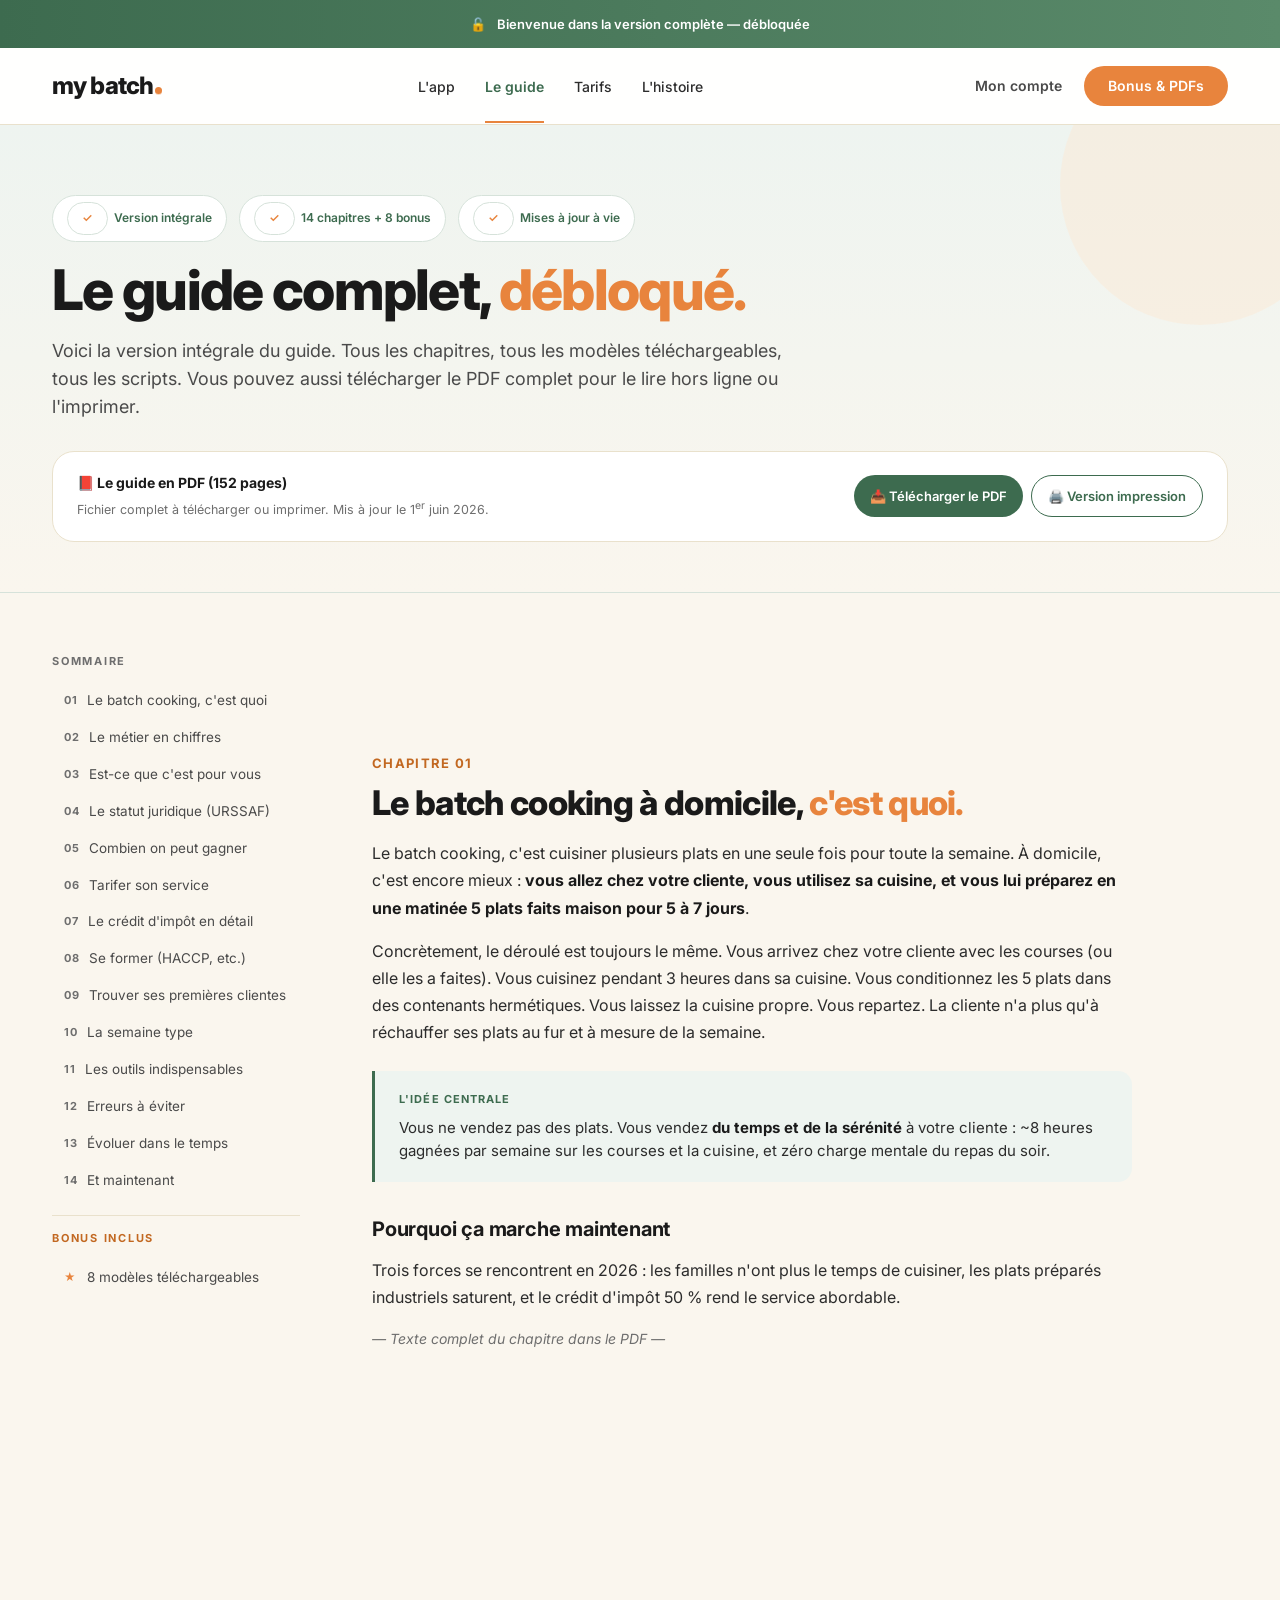
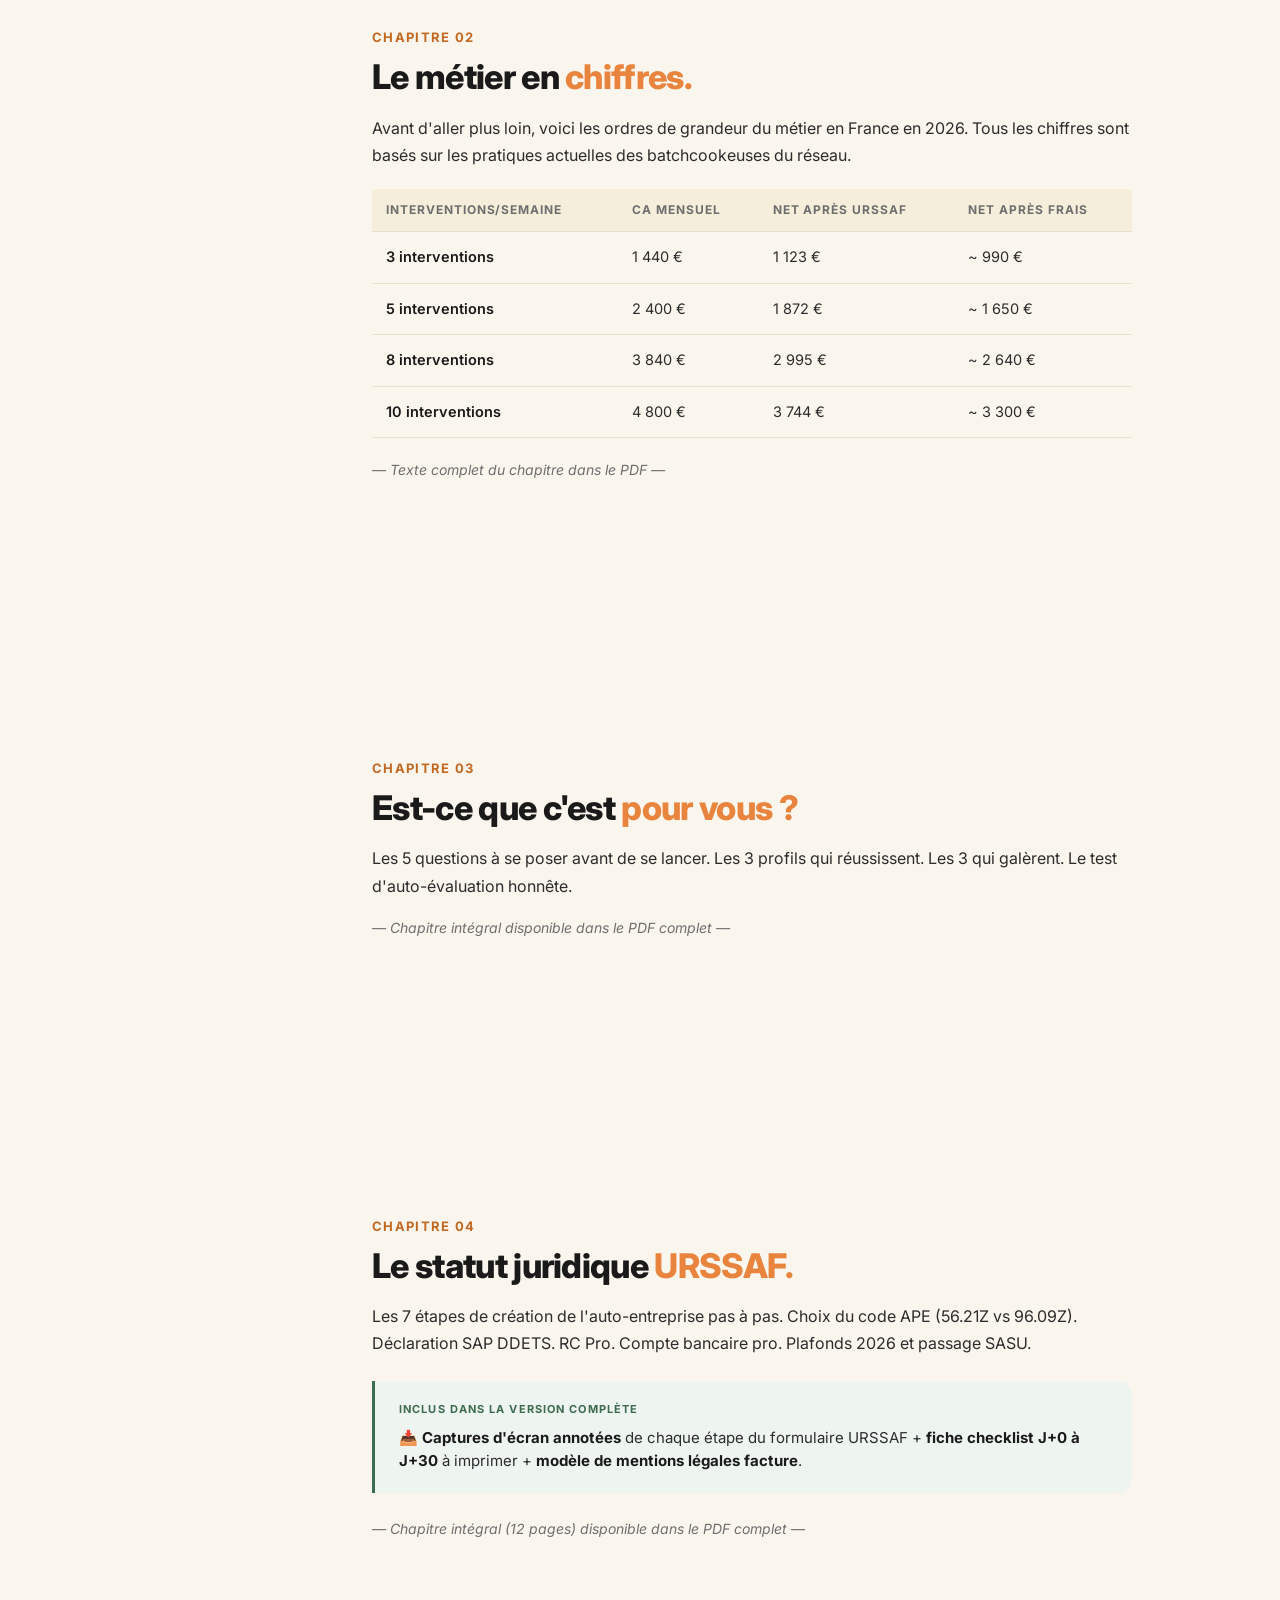
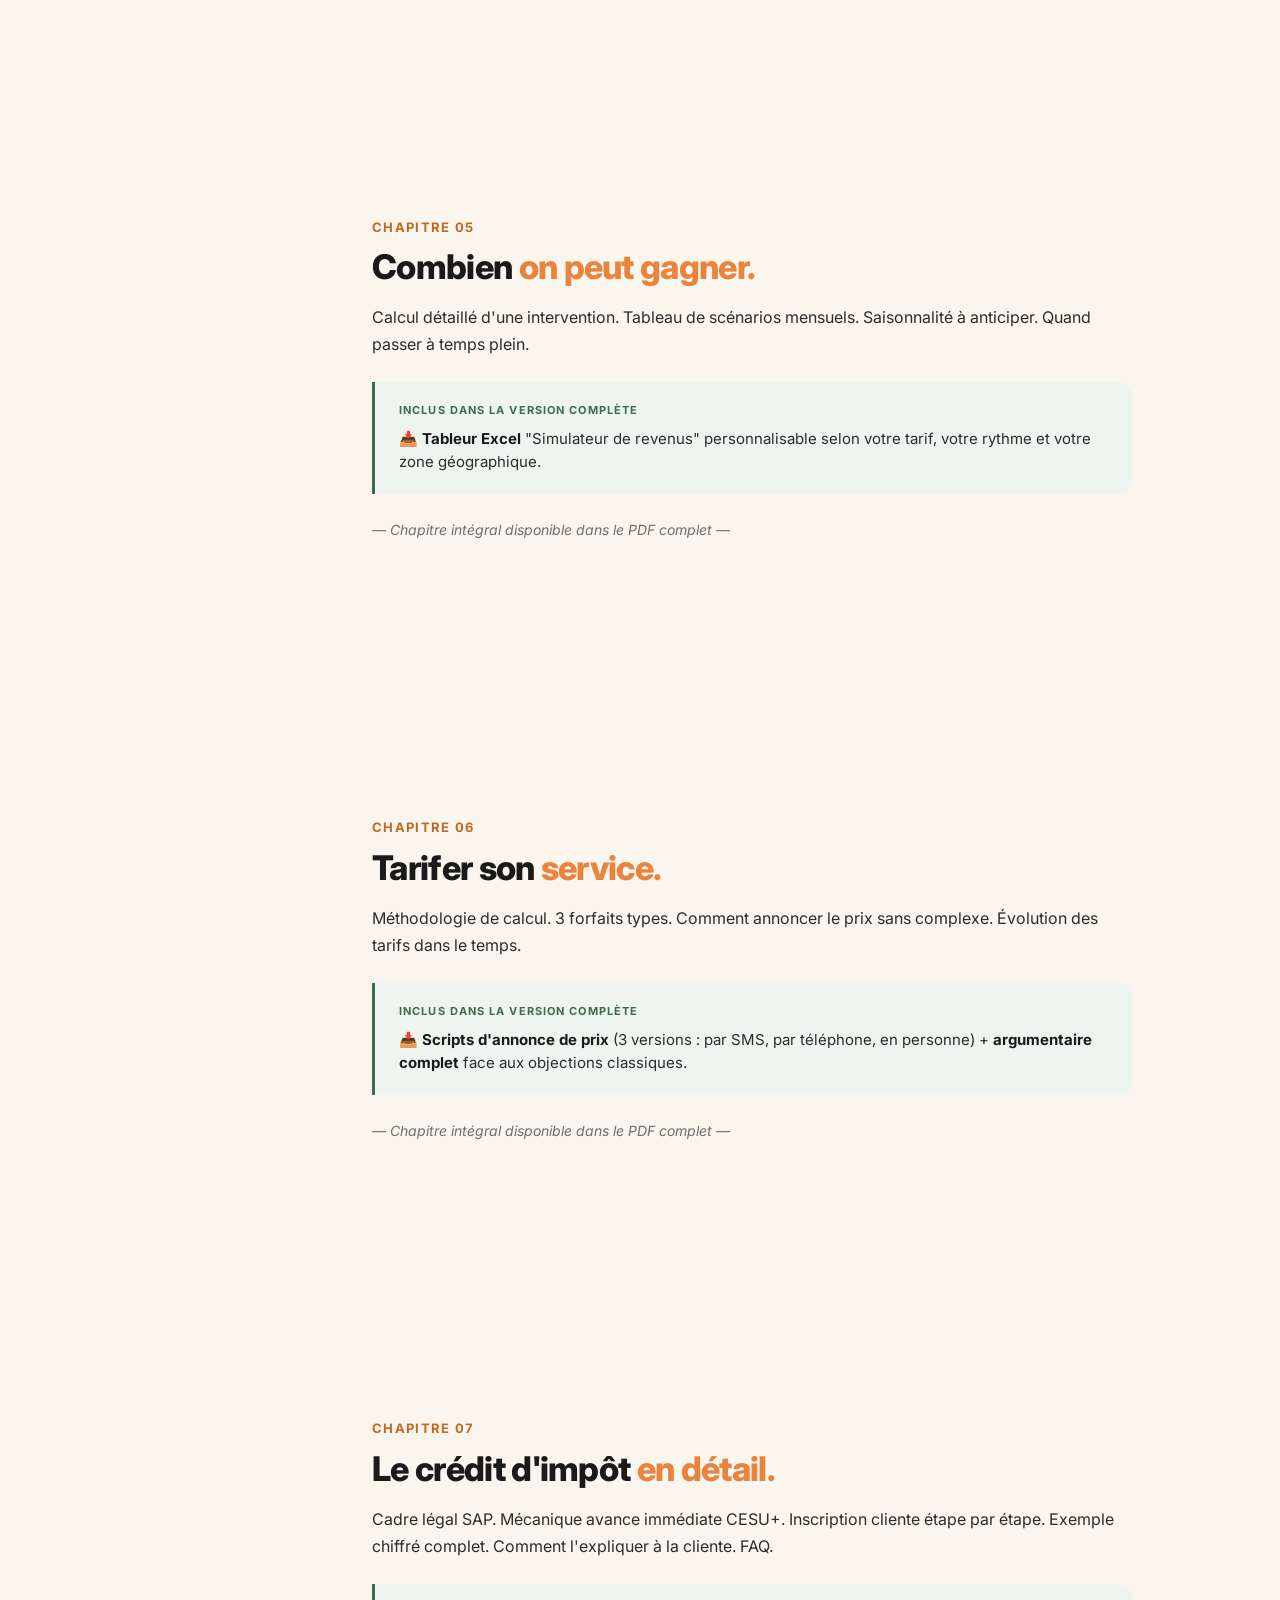
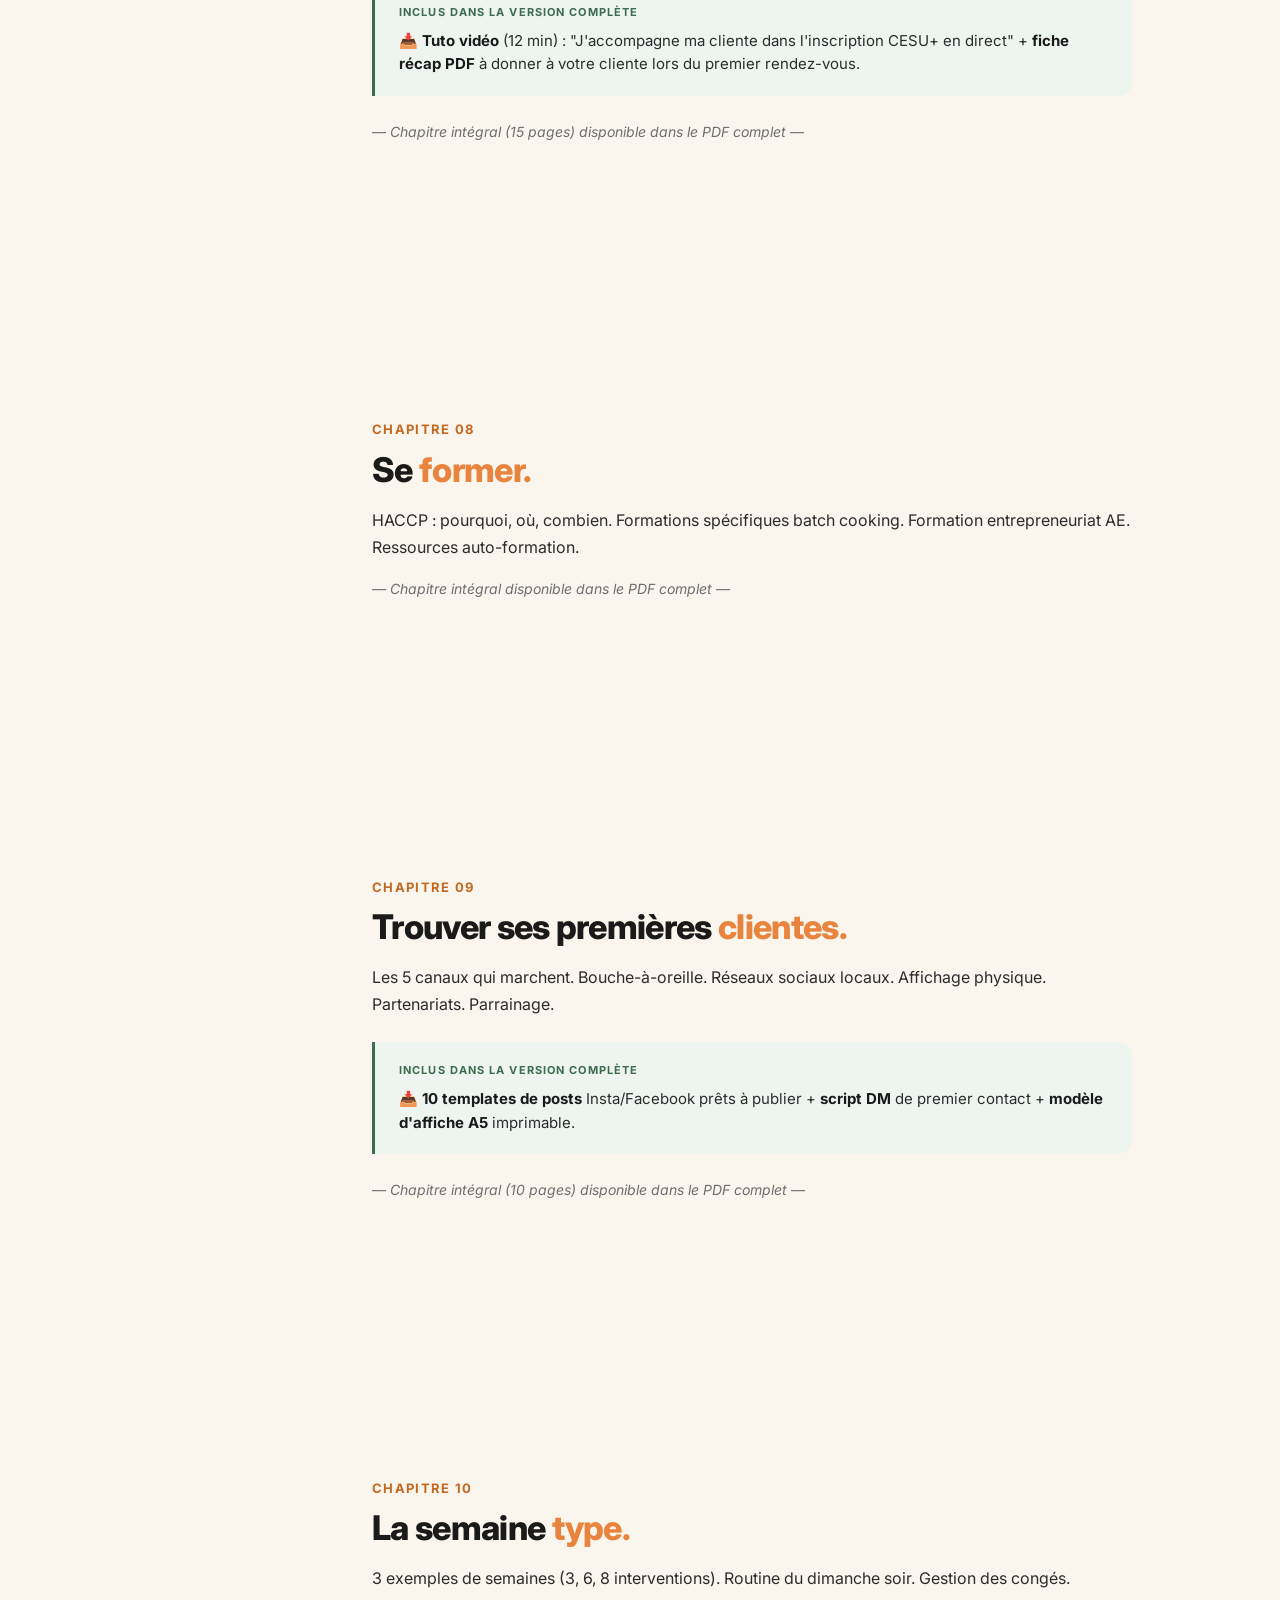
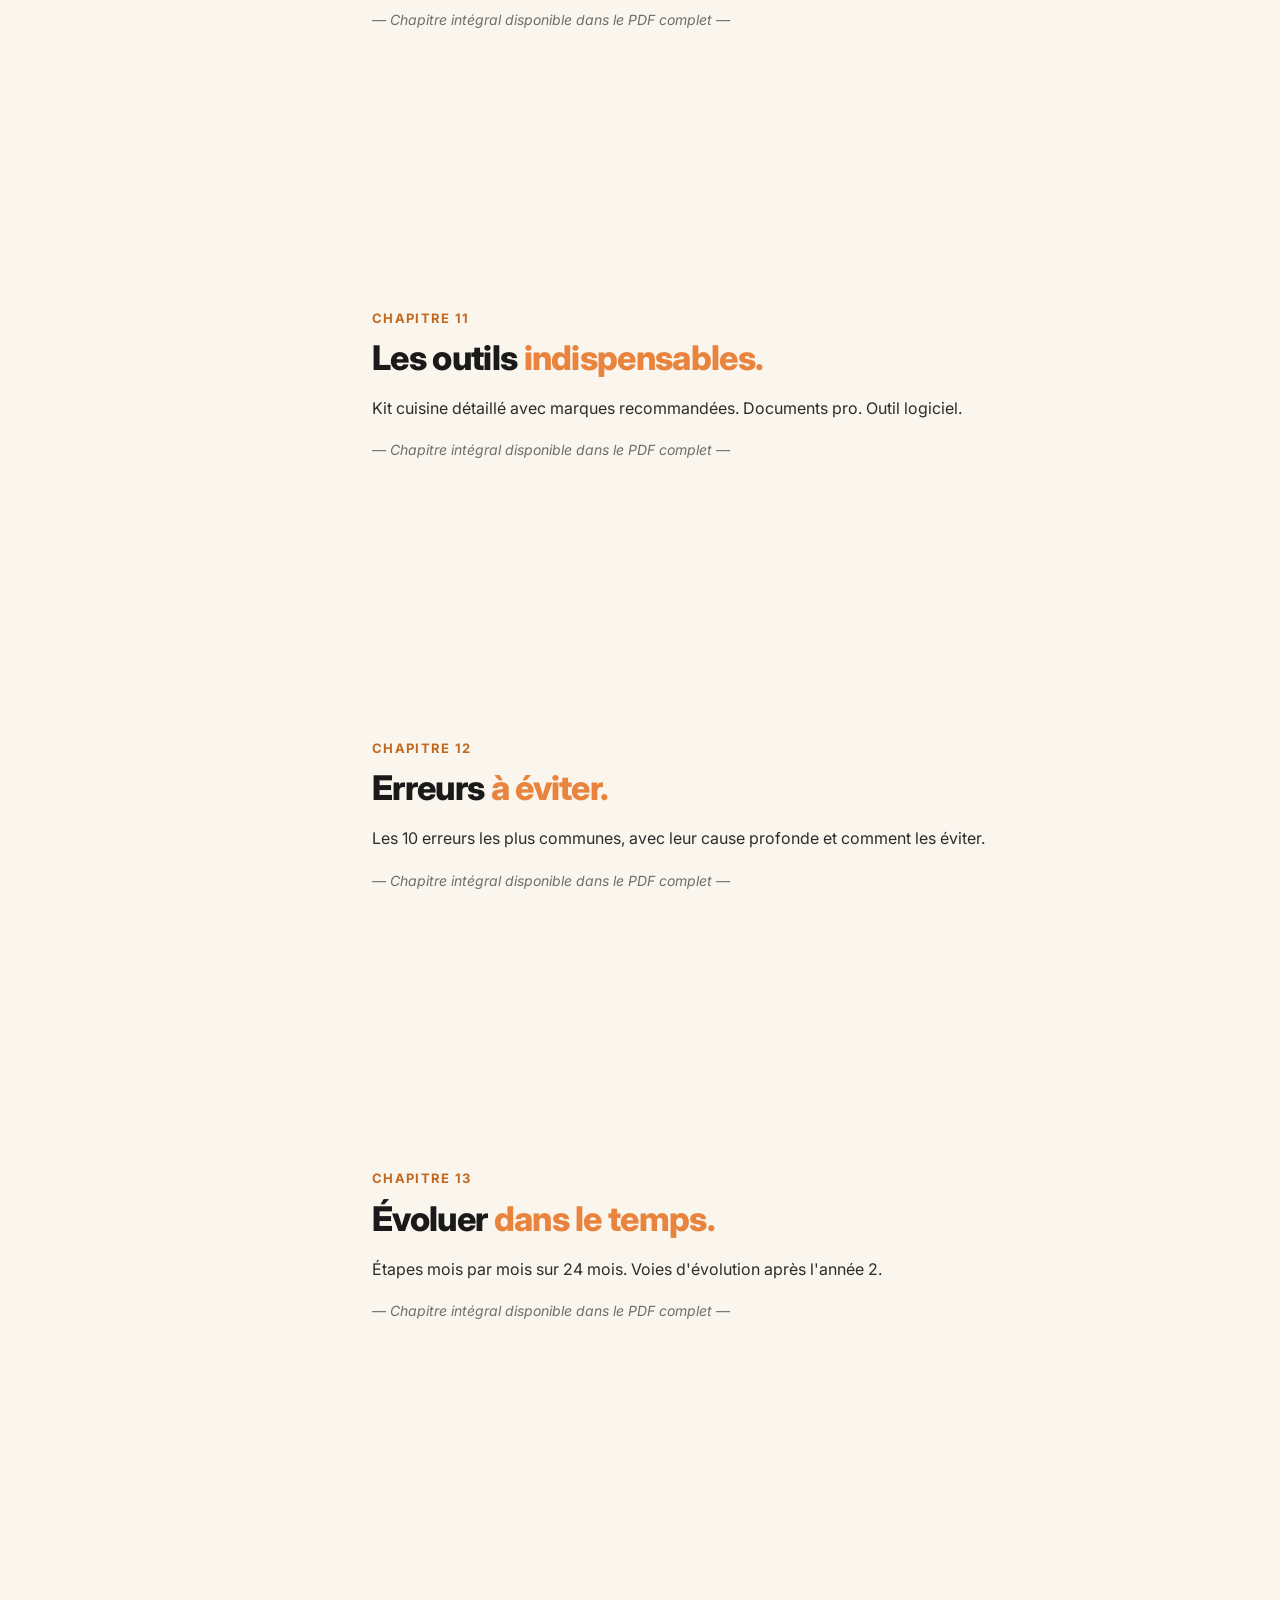
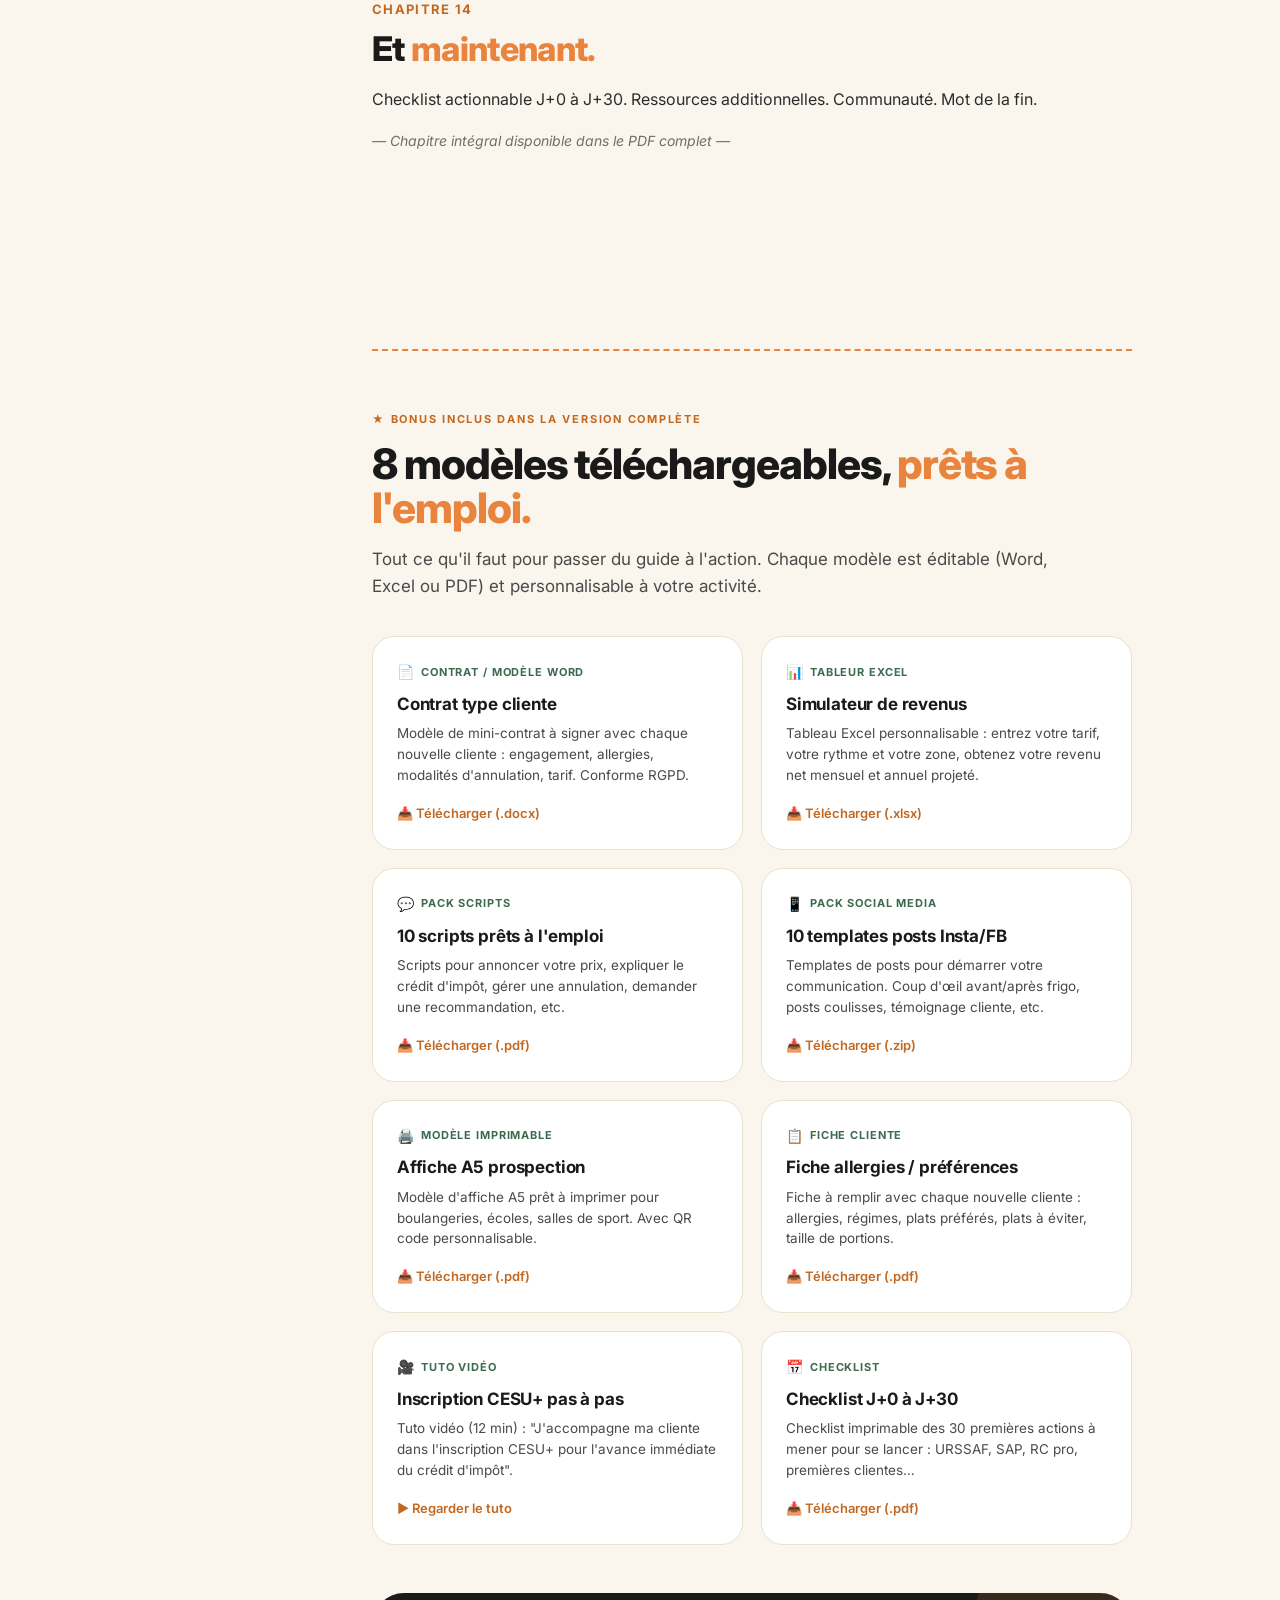
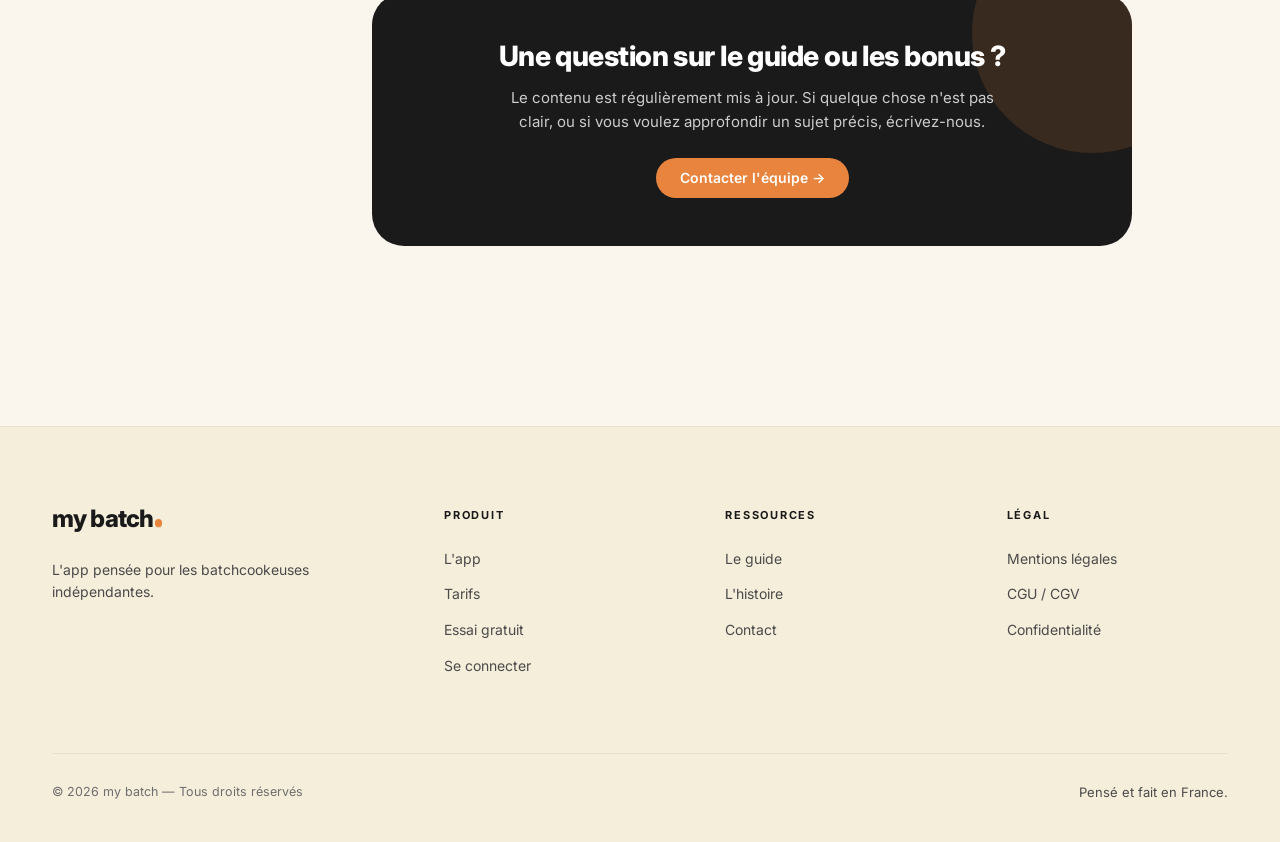
<file: guide-complet.html>
<!DOCTYPE html>
<html lang="fr">
<head>
<meta charset="UTF-8">
<meta name="viewport" content="width=device-width, initial-scale=1.0">
<title>Le guide complet — Version intégrale · my batch</title>
<meta property="og:type" content="website">
<meta property="og:locale" content="fr_FR">
<meta property="og:site_name" content="my batch">
<meta property="og:url" content="https://mybatch.cooking/guide-complet.html">
<meta property="og:title" content="Le guide complet — Version intégrale">
<meta property="og:description" content="La version complète du guide my batch avec tous les chapitres et les 8 modèles téléchargeables.">
<meta property="og:image" content="https://mybatch.cooking/og-image.svg">
<meta name="twitter:card" content="summary_large_image">
<meta name="twitter:title" content="Le guide complet — Version intégrale">
<meta name="twitter:description" content="La version complète du guide my batch avec tous les chapitres et les 8 modèles téléchargeables.">
<meta name="twitter:image" content="https://mybatch.cooking/og-image.svg">
<link rel="icon" href="favicon.svg" type="image/svg+xml">
<link rel="preconnect" href="https://fonts.googleapis.com">
<link rel="preconnect" href="https://fonts.gstatic.com" crossorigin>
<link href="https://fonts.googleapis.com/css2?family=Caveat:wght@500&family=Inter:wght@300;400;500;600;700;800&display=swap" rel="stylesheet">
<link rel="stylesheet" href="styles.css">
<style media="print">
  @page { size: A4; margin: 16mm 14mm; }
  .unlock-banner, header.nav, .download-bar, .guide-toc, footer.foot, .guide-hero .eyebrow-row { display: none !important; }
  body { background: #fff !important; }
  .guide-hero { padding: 0 0 14px !important; background: #fff !important; border: none !important; }
  .guide-hero::before { display: none !important; }
  .guide-layout { display: block !important; padding: 8px 0 0 !important; }
  .guide-content { max-width: none !important; }
  .wrap { width: auto !important; max-width: none !important; padding: 0 !important; }
  .guide-section { margin-bottom: 26px !important; }
  h1 { font-size: 34px !important; }
  h1, h2, h3, .chapter-num { break-after: avoid; }
  .guide-section, figure, table, blockquote, .download-bar { break-inside: avoid; }
  a { color: inherit !important; text-decoration: none !important; }
  * { -webkit-print-color-adjust: exact; print-color-adjust: exact; }
</style>
<style>
.unlock-banner{background:linear-gradient(90deg,var(--green) 0%,var(--green-2) 100%);color:#fff;padding:14px 0;font-size:13px;text-align:center;font-weight:600}
.unlock-banner .ic{margin-right:8px}

.guide-hero{padding:70px 0 50px;background:linear-gradient(180deg,var(--green-pale) 0%,var(--bg) 100%);border-bottom:1px solid var(--green-soft);position:relative;overflow:hidden}
.guide-hero::before{content:"";position:absolute;top:-80px;right:-60px;width:280px;height:280px;background:var(--orange-pale);border-radius:50%;opacity:.5;z-index:0}
.guide-hero .wrap{position:relative;z-index:1}
.guide-hero .eyebrow-row{display:flex;gap:12px;flex-wrap:wrap;margin-bottom:20px}
.guide-hero .eyebrow-row span{background:#fff;padding:6px 14px;border-radius:999px;font-size:12px;font-weight:600;color:var(--green);border:1px solid var(--green-soft);display:inline-flex;align-items:center;gap:6px}
.guide-hero .eyebrow-row .ck{color:var(--orange)}
.guide-hero h1{font-weight:800;font-size:56px;line-height:1.02;letter-spacing:-.03em;color:var(--ink);margin-bottom:18px;max-width:840px}
.guide-hero h1 .accent{color:var(--orange)}
.guide-hero .lead{font-size:18px;color:var(--tx-2);line-height:1.55;max-width:760px}

.download-bar{background:#fff;border:1px solid var(--line);border-radius:var(--r-lg);padding:20px 24px;margin-top:30px;display:flex;align-items:center;gap:20px;flex-wrap:wrap}
.download-bar .lbl{flex:1;min-width:200px}
.download-bar .lbl strong{display:block;font-size:14px;color:var(--ink);font-weight:700;margin-bottom:3px}
.download-bar .lbl span{font-size:12.5px;color:var(--muted)}
.download-bar .actions{display:flex;gap:8px;flex-wrap:wrap}
.download-bar .actions a{padding:10px 16px;border-radius:999px;background:var(--green);color:#fff;font-size:13px;font-weight:600;text-decoration:none;display:inline-flex;align-items:center;gap:6px;transition:all .2s}
.download-bar .actions a:hover{background:var(--green-3)}
.download-bar .actions a.alt{background:#fff;color:var(--green);border:1.5px solid var(--green)}
.download-bar .actions a.alt:hover{background:var(--green-pale)}

.guide-layout{display:grid;grid-template-columns:260px 1fr;gap:60px;padding:60px 0 80px}
.guide-toc{position:sticky;top:96px;align-self:start;max-height:calc(100vh - 120px);overflow-y:auto;padding-right:12px}
.guide-toc .toc-title{font-size:11px;text-transform:uppercase;letter-spacing:.16em;color:var(--muted);font-weight:700;margin-bottom:14px}
.guide-toc ol{list-style:none;counter-reset:section}
.guide-toc li{counter-increment:section;margin-bottom:4px}
.guide-toc a{display:flex;gap:10px;align-items:flex-start;font-size:13.5px;color:var(--tx-2);padding:7px 12px;border-radius:8px;transition:all .15s;line-height:1.4}
.guide-toc a::before{content:counter(section,decimal-leading-zero);font-weight:700;color:var(--muted);font-size:11px;letter-spacing:.05em;flex-shrink:0;margin-top:2px}
.guide-toc a:hover{background:var(--bg-2);color:var(--ink)}
.guide-toc .toc-bonus{margin-top:18px;padding-top:14px;border-top:1px solid var(--line)}
.guide-toc .toc-bonus a::before{content:"★";color:var(--orange)}

.guide-content{max-width:760px}
.guide-section{margin-bottom:60px;scroll-margin-top:120px}
.guide-section .chapter-num{font-size:13px;font-weight:700;color:var(--orange-2);letter-spacing:.1em;text-transform:uppercase;margin-bottom:10px;display:block}
.guide-section h2{font-size:34px;font-weight:800;letter-spacing:-.02em;color:var(--ink);margin-bottom:18px;line-height:1.15}
.guide-section h2 .accent{color:var(--orange)}
.guide-section h3{font-size:20px;font-weight:700;color:var(--ink);margin-top:32px;margin-bottom:12px;letter-spacing:-.01em}
.guide-section h4{font-size:16px;font-weight:700;color:var(--ink);margin-top:24px;margin-bottom:10px}
.guide-section p{font-size:16px;color:var(--tx);line-height:1.7;margin-bottom:16px}
.guide-section p strong{color:var(--ink);font-weight:700}
.guide-section ul,.guide-section ol{margin:14px 0 20px 22px;font-size:16px;color:var(--tx);line-height:1.7}
.guide-section li{margin-bottom:8px}
.guide-section li strong{color:var(--ink)}
.guide-section .key-box{background:var(--green-pale);border-left:3px solid var(--green);padding:20px 24px;border-radius:0 var(--r) var(--r) 0;margin:24px 0}
.guide-section .key-box .lbl{font-size:11px;text-transform:uppercase;letter-spacing:.1em;color:var(--green);font-weight:700;margin-bottom:8px}
.guide-section .key-box p{font-size:15px;color:var(--tx);margin:0;line-height:1.55}
.guide-section .warn-box{background:var(--orange-pale);border-left:3px solid var(--orange);padding:20px 24px;border-radius:0 var(--r) var(--r) 0;margin:24px 0}
.guide-section .warn-box .lbl{font-size:11px;text-transform:uppercase;letter-spacing:.1em;color:var(--orange-2);font-weight:700;margin-bottom:8px}
.guide-section .warn-box p{font-size:15px;color:var(--tx);margin:0;line-height:1.55}
.guide-section .script-box{background:var(--bg-2);border-left:3px solid var(--ink);padding:20px 24px;border-radius:0 var(--r) var(--r) 0;margin:24px 0;font-style:italic}
.guide-section .script-box .lbl{font-size:11px;text-transform:uppercase;letter-spacing:.1em;color:var(--ink);font-weight:700;margin-bottom:8px;font-style:normal}
.guide-section .script-box p{font-size:15px;color:var(--tx);margin:0;line-height:1.6;font-style:italic}
.guide-section table{width:100%;border-collapse:collapse;margin:20px 0;font-size:14.5px}
.guide-section th{text-align:left;padding:12px 14px;background:var(--bg-2);font-weight:700;font-size:12px;text-transform:uppercase;letter-spacing:.08em;color:var(--muted);border-bottom:1px solid var(--line)}
.guide-section td{padding:14px;border-bottom:1px solid var(--line);color:var(--tx);vertical-align:top}
.guide-section td:first-child{font-weight:600;color:var(--ink)}

/* BONUS - downloadable resources */
.bonus-section{margin-top:80px;padding-top:60px;border-top:2px dashed var(--orange)}
.bonus-section .b-eyebrow{font-size:11px;font-weight:700;color:var(--orange-2);letter-spacing:.16em;text-transform:uppercase;margin-bottom:14px;display:block}
.bonus-section h2{font-size:42px;font-weight:800;letter-spacing:-.025em;color:var(--ink);line-height:1.05;margin-bottom:16px}
.bonus-section h2 .accent{color:var(--orange)}
.bonus-section .lead{font-size:17px;color:var(--tx-2);line-height:1.6;margin-bottom:36px;max-width:680px}

.bonus-grid{display:grid;grid-template-columns:repeat(2,1fr);gap:18px;margin-bottom:48px}
.bonus-card{background:#fff;border:1px solid var(--line);border-radius:var(--r-lg);padding:24px;transition:all .2s}
.bonus-card:hover{border-color:var(--orange);box-shadow:var(--shadow)}
.bonus-card .b-type{font-size:11px;font-weight:700;color:var(--green);text-transform:uppercase;letter-spacing:.08em;margin-bottom:8px;display:flex;align-items:center;gap:6px}
.bonus-card .b-type .icon{font-size:14px}
.bonus-card h3{font-size:17px;font-weight:700;color:var(--ink);margin-bottom:6px;letter-spacing:-.01em}
.bonus-card p{font-size:13.5px;color:var(--tx-2);line-height:1.55;margin-bottom:14px}
.bonus-card a{display:inline-flex;align-items:center;gap:6px;font-size:13px;font-weight:600;color:var(--orange-2);text-decoration:none}
.bonus-card a:hover{color:var(--orange-3)}

.final-cta{background:var(--ink);color:#fff;border-radius:var(--r-xl);padding:48px 40px;text-align:center;margin-top:48px;position:relative;overflow:hidden}
.final-cta::before{content:"";position:absolute;top:-80px;right:-80px;width:240px;height:240px;background:var(--orange);border-radius:50%;opacity:.15}
.final-cta .inner{position:relative;z-index:1}
.final-cta h3{font-size:28px;font-weight:800;letter-spacing:-.02em;margin-bottom:14px;line-height:1.1}
.final-cta p{font-size:15px;color:rgba(255,255,255,.78);line-height:1.6;margin-bottom:24px;max-width:520px;margin-left:auto;margin-right:auto}

@media(max-width:1080px){
  .guide-layout{grid-template-columns:1fr;gap:32px}
  .guide-toc{position:static;max-height:none}
  .guide-hero h1{font-size:38px}
  .guide-section h2{font-size:26px}
  .bonus-section h2{font-size:30px}
  .bonus-grid{grid-template-columns:1fr}
}
</style>
</head>
<body>

<!-- UNLOCK BANNER -->
<div class="unlock-banner">
  <span class="ic">🔓</span> Bienvenue dans la version complète — débloquée
</div>

<!-- NAV -->
<header class="nav">
  <div class="wrap">
    <div class="nav-row">
      <a href="index.html" class="brand">
        <div class="brand-name">my batch<span class="dot">.</span></div>
      </a>
      <ul class="nav-links">
        <li><a href="index.html#features">L'app</a></li>
        <li><a href="guide-complet.html" class="active">Le guide</a></li>
        <li><a href="index.html#tarifs">Tarifs</a></li>
        <li><a href="histoire.html">L'histoire</a></li>
      </ul>
      <div class="nav-actions">
        <a href="https://app.mybatch.cooking" class="btn btn-ghost">Mon compte</a>
        <a href="#bonus" class="btn btn-orange">Bonus &amp; PDFs</a>
      </div>
    </div>
  </div>
</header>

<!-- HERO -->
<section class="guide-hero">
  <div class="wrap">
    <div class="eyebrow-row">
      <span><span class="ck">✓</span> Version intégrale</span>
      <span><span class="ck">✓</span> 14 chapitres + 8 bonus</span>
      <span><span class="ck">✓</span> Mises à jour à vie</span>
    </div>
    <h1>Le guide complet, <span class="accent">débloqué.</span></h1>
    <p class="lead">Voici la version intégrale du guide. Tous les chapitres, tous les modèles téléchargeables, tous les scripts. Vous pouvez aussi télécharger le PDF complet pour le lire hors ligne ou l'imprimer.</p>

    <div class="download-bar">
      <div class="lbl">
        <strong>📕 Le guide en PDF (152 pages)</strong>
        <span>Fichier complet à télécharger ou imprimer. Mis à jour le 1<sup>er</sup> juin 2026.</span>
      </div>
      <div class="actions">
        <a href="#">📥 Télécharger le PDF</a>
        <a href="#" class="alt">🖨️ Version impression</a>
      </div>
    </div>
  </div>
</section>

<!-- CONTENT -->
<div class="wrap">
  <div class="guide-layout">

    <!-- TOC -->
    <aside class="guide-toc">
      <div class="toc-title">Sommaire</div>
      <ol>
        <li><a href="#ch1">Le batch cooking, c'est quoi</a></li>
        <li><a href="#ch2">Le métier en chiffres</a></li>
        <li><a href="#ch3">Est-ce que c'est pour vous</a></li>
        <li><a href="#ch4">Le statut juridique (URSSAF)</a></li>
        <li><a href="#ch5">Combien on peut gagner</a></li>
        <li><a href="#ch6">Tarifer son service</a></li>
        <li><a href="#ch7">Le crédit d'impôt en détail</a></li>
        <li><a href="#ch8">Se former (HACCP, etc.)</a></li>
        <li><a href="#ch9">Trouver ses premières clientes</a></li>
        <li><a href="#ch10">La semaine type</a></li>
        <li><a href="#ch11">Les outils indispensables</a></li>
        <li><a href="#ch12">Erreurs à éviter</a></li>
        <li><a href="#ch13">Évoluer dans le temps</a></li>
        <li><a href="#ch14">Et maintenant</a></li>
      </ol>
      <div class="toc-bonus">
        <div class="toc-title" style="color:var(--orange-2)">Bonus inclus</div>
        <ol style="counter-reset:none">
          <li><a href="#bonus">8 modèles téléchargeables</a></li>
        </ol>
      </div>
    </aside>

    <!-- CONTENT - Same as the preview page but no paywall, fully accessible -->
    <main class="guide-content">

      <section class="guide-section" id="ch1">
        <span class="chapter-num">Chapitre 01</span>
        <h2>Le batch cooking à domicile, <span class="accent">c'est quoi.</span></h2>
        <p>Le batch cooking, c'est cuisiner plusieurs plats en une seule fois pour toute la semaine. À domicile, c'est encore mieux : <strong>vous allez chez votre cliente, vous utilisez sa cuisine, et vous lui préparez en une matinée 5 plats faits maison pour 5 à 7 jours</strong>.</p>
        <p>Concrètement, le déroulé est toujours le même. Vous arrivez chez votre cliente avec les courses (ou elle les a faites). Vous cuisinez pendant 3 heures dans sa cuisine. Vous conditionnez les 5 plats dans des contenants hermétiques. Vous laissez la cuisine propre. Vous repartez. La cliente n'a plus qu'à réchauffer ses plats au fur et à mesure de la semaine.</p>
        <div class="key-box">
          <div class="lbl">L'idée centrale</div>
          <p>Vous ne vendez pas des plats. Vous vendez <strong>du temps et de la sérénité</strong> à votre cliente : ~8 heures gagnées par semaine sur les courses et la cuisine, et zéro charge mentale du repas du soir.</p>
        </div>
        <h3>Pourquoi ça marche maintenant</h3>
        <p>Trois forces se rencontrent en 2026 : les familles n'ont plus le temps de cuisiner, les plats préparés industriels saturent, et le crédit d'impôt 50 % rend le service abordable.</p>
        <p style="color:var(--muted);font-size:14px;font-style:italic">— Texte complet du chapitre dans le PDF —</p>
      </section>

      <section class="guide-section" id="ch2">
        <span class="chapter-num">Chapitre 02</span>
        <h2>Le métier en <span class="accent">chiffres.</span></h2>
        <p>Avant d'aller plus loin, voici les ordres de grandeur du métier en France en 2026. Tous les chiffres sont basés sur les pratiques actuelles des batchcookeuses du réseau.</p>
        <table>
          <thead><tr><th>Interventions/semaine</th><th>CA mensuel</th><th>Net après URSSAF</th><th>Net après frais</th></tr></thead>
          <tbody>
            <tr><td>3 interventions</td><td>1 440 €</td><td>1 123 €</td><td>~ 990 €</td></tr>
            <tr><td>5 interventions</td><td>2 400 €</td><td>1 872 €</td><td>~ 1 650 €</td></tr>
            <tr><td>8 interventions</td><td>3 840 €</td><td>2 995 €</td><td>~ 2 640 €</td></tr>
            <tr><td>10 interventions</td><td>4 800 €</td><td>3 744 €</td><td>~ 3 300 €</td></tr>
          </tbody>
        </table>
        <p style="color:var(--muted);font-size:14px;font-style:italic">— Texte complet du chapitre dans le PDF —</p>
      </section>

      <section class="guide-section" id="ch3">
        <span class="chapter-num">Chapitre 03</span>
        <h2>Est-ce que c'est <span class="accent">pour vous ?</span></h2>
        <p>Les 5 questions à se poser avant de se lancer. Les 3 profils qui réussissent. Les 3 qui galèrent. Le test d'auto-évaluation honnête.</p>
        <p style="color:var(--muted);font-size:14px;font-style:italic">— Chapitre intégral disponible dans le PDF complet —</p>
      </section>

      <section class="guide-section" id="ch4">
        <span class="chapter-num">Chapitre 04</span>
        <h2>Le statut juridique <span class="accent">URSSAF.</span></h2>
        <p>Les 7 étapes de création de l'auto-entreprise pas à pas. Choix du code APE (56.21Z vs 96.09Z). Déclaration SAP DDETS. RC Pro. Compte bancaire pro. Plafonds 2026 et passage SASU.</p>
        <div class="key-box">
          <div class="lbl">Inclus dans la version complète</div>
          <p>📥 <strong>Captures d'écran annotées</strong> de chaque étape du formulaire URSSAF + <strong>fiche checklist J+0 à J+30</strong> à imprimer + <strong>modèle de mentions légales facture</strong>.</p>
        </div>
        <p style="color:var(--muted);font-size:14px;font-style:italic">— Chapitre intégral (12 pages) disponible dans le PDF complet —</p>
      </section>

      <section class="guide-section" id="ch5">
        <span class="chapter-num">Chapitre 05</span>
        <h2>Combien <span class="accent">on peut gagner.</span></h2>
        <p>Calcul détaillé d'une intervention. Tableau de scénarios mensuels. Saisonnalité à anticiper. Quand passer à temps plein.</p>
        <div class="key-box">
          <div class="lbl">Inclus dans la version complète</div>
          <p>📥 <strong>Tableur Excel</strong> "Simulateur de revenus" personnalisable selon votre tarif, votre rythme et votre zone géographique.</p>
        </div>
        <p style="color:var(--muted);font-size:14px;font-style:italic">— Chapitre intégral disponible dans le PDF complet —</p>
      </section>

      <section class="guide-section" id="ch6">
        <span class="chapter-num">Chapitre 06</span>
        <h2>Tarifer son <span class="accent">service.</span></h2>
        <p>Méthodologie de calcul. 3 forfaits types. Comment annoncer le prix sans complexe. Évolution des tarifs dans le temps.</p>
        <div class="key-box">
          <div class="lbl">Inclus dans la version complète</div>
          <p>📥 <strong>Scripts d'annonce de prix</strong> (3 versions : par SMS, par téléphone, en personne) + <strong>argumentaire complet</strong> face aux objections classiques.</p>
        </div>
        <p style="color:var(--muted);font-size:14px;font-style:italic">— Chapitre intégral disponible dans le PDF complet —</p>
      </section>

      <section class="guide-section" id="ch7">
        <span class="chapter-num">Chapitre 07</span>
        <h2>Le crédit d'impôt <span class="accent">en détail.</span></h2>
        <p>Cadre légal SAP. Mécanique avance immédiate CESU+. Inscription cliente étape par étape. Exemple chiffré complet. Comment l'expliquer à la cliente. FAQ.</p>
        <div class="key-box">
          <div class="lbl">Inclus dans la version complète</div>
          <p>📥 <strong>Tuto vidéo</strong> (12 min) : "J'accompagne ma cliente dans l'inscription CESU+ en direct" + <strong>fiche récap PDF</strong> à donner à votre cliente lors du premier rendez-vous.</p>
        </div>
        <p style="color:var(--muted);font-size:14px;font-style:italic">— Chapitre intégral (15 pages) disponible dans le PDF complet —</p>
      </section>

      <section class="guide-section" id="ch8">
        <span class="chapter-num">Chapitre 08</span>
        <h2>Se <span class="accent">former.</span></h2>
        <p>HACCP : pourquoi, où, combien. Formations spécifiques batch cooking. Formation entrepreneuriat AE. Ressources auto-formation.</p>
        <p style="color:var(--muted);font-size:14px;font-style:italic">— Chapitre intégral disponible dans le PDF complet —</p>
      </section>

      <section class="guide-section" id="ch9">
        <span class="chapter-num">Chapitre 09</span>
        <h2>Trouver ses premières <span class="accent">clientes.</span></h2>
        <p>Les 5 canaux qui marchent. Bouche-à-oreille. Réseaux sociaux locaux. Affichage physique. Partenariats. Parrainage.</p>
        <div class="key-box">
          <div class="lbl">Inclus dans la version complète</div>
          <p>📥 <strong>10 templates de posts</strong> Insta/Facebook prêts à publier + <strong>script DM</strong> de premier contact + <strong>modèle d'affiche A5</strong> imprimable.</p>
        </div>
        <p style="color:var(--muted);font-size:14px;font-style:italic">— Chapitre intégral (10 pages) disponible dans le PDF complet —</p>
      </section>

      <section class="guide-section" id="ch10">
        <span class="chapter-num">Chapitre 10</span>
        <h2>La semaine <span class="accent">type.</span></h2>
        <p>3 exemples de semaines (3, 6, 8 interventions). Routine du dimanche soir. Gestion des congés.</p>
        <p style="color:var(--muted);font-size:14px;font-style:italic">— Chapitre intégral disponible dans le PDF complet —</p>
      </section>

      <section class="guide-section" id="ch11">
        <span class="chapter-num">Chapitre 11</span>
        <h2>Les outils <span class="accent">indispensables.</span></h2>
        <p>Kit cuisine détaillé avec marques recommandées. Documents pro. Outil logiciel.</p>
        <p style="color:var(--muted);font-size:14px;font-style:italic">— Chapitre intégral disponible dans le PDF complet —</p>
      </section>

      <section class="guide-section" id="ch12">
        <span class="chapter-num">Chapitre 12</span>
        <h2>Erreurs <span class="accent">à éviter.</span></h2>
        <p>Les 10 erreurs les plus communes, avec leur cause profonde et comment les éviter.</p>
        <p style="color:var(--muted);font-size:14px;font-style:italic">— Chapitre intégral disponible dans le PDF complet —</p>
      </section>

      <section class="guide-section" id="ch13">
        <span class="chapter-num">Chapitre 13</span>
        <h2>Évoluer <span class="accent">dans le temps.</span></h2>
        <p>Étapes mois par mois sur 24 mois. Voies d'évolution après l'année 2.</p>
        <p style="color:var(--muted);font-size:14px;font-style:italic">— Chapitre intégral disponible dans le PDF complet —</p>
      </section>

      <section class="guide-section" id="ch14">
        <span class="chapter-num">Chapitre 14</span>
        <h2>Et <span class="accent">maintenant.</span></h2>
        <p>Checklist actionnable J+0 à J+30. Ressources additionnelles. Communauté. Mot de la fin.</p>
        <p style="color:var(--muted);font-size:14px;font-style:italic">— Chapitre intégral disponible dans le PDF complet —</p>
      </section>

      <!-- BONUS -->
      <section class="bonus-section" id="bonus">
        <span class="b-eyebrow">★ Bonus inclus dans la version complète</span>
        <h2>8 modèles téléchargeables, <span class="accent">prêts à l'emploi.</span></h2>
        <p class="lead">Tout ce qu'il faut pour passer du guide à l'action. Chaque modèle est éditable (Word, Excel ou PDF) et personnalisable à votre activité.</p>

        <div class="bonus-grid">
          <div class="bonus-card">
            <div class="b-type"><span class="icon">📄</span>Contrat / Modèle Word</div>
            <h3>Contrat type cliente</h3>
            <p>Modèle de mini-contrat à signer avec chaque nouvelle cliente : engagement, allergies, modalités d'annulation, tarif. Conforme RGPD.</p>
            <a href="#">📥 Télécharger (.docx)</a>
          </div>

          <div class="bonus-card">
            <div class="b-type"><span class="icon">📊</span>Tableur Excel</div>
            <h3>Simulateur de revenus</h3>
            <p>Tableau Excel personnalisable : entrez votre tarif, votre rythme et votre zone, obtenez votre revenu net mensuel et annuel projeté.</p>
            <a href="#">📥 Télécharger (.xlsx)</a>
          </div>

          <div class="bonus-card">
            <div class="b-type"><span class="icon">💬</span>Pack scripts</div>
            <h3>10 scripts prêts à l'emploi</h3>
            <p>Scripts pour annoncer votre prix, expliquer le crédit d'impôt, gérer une annulation, demander une recommandation, etc.</p>
            <a href="#">📥 Télécharger (.pdf)</a>
          </div>

          <div class="bonus-card">
            <div class="b-type"><span class="icon">📱</span>Pack social media</div>
            <h3>10 templates posts Insta/FB</h3>
            <p>Templates de posts pour démarrer votre communication. Coup d'œil avant/après frigo, posts coulisses, témoignage cliente, etc.</p>
            <a href="#">📥 Télécharger (.zip)</a>
          </div>

          <div class="bonus-card">
            <div class="b-type"><span class="icon">🖨️</span>Modèle imprimable</div>
            <h3>Affiche A5 prospection</h3>
            <p>Modèle d'affiche A5 prêt à imprimer pour boulangeries, écoles, salles de sport. Avec QR code personnalisable.</p>
            <a href="#">📥 Télécharger (.pdf)</a>
          </div>

          <div class="bonus-card">
            <div class="b-type"><span class="icon">📋</span>Fiche cliente</div>
            <h3>Fiche allergies / préférences</h3>
            <p>Fiche à remplir avec chaque nouvelle cliente : allergies, régimes, plats préférés, plats à éviter, taille de portions.</p>
            <a href="#">📥 Télécharger (.pdf)</a>
          </div>

          <div class="bonus-card">
            <div class="b-type"><span class="icon">🎥</span>Tuto vidéo</div>
            <h3>Inscription CESU+ pas à pas</h3>
            <p>Tuto vidéo (12 min) : "J'accompagne ma cliente dans l'inscription CESU+ pour l'avance immédiate du crédit d'impôt".</p>
            <a href="#">▶️ Regarder le tuto</a>
          </div>

          <div class="bonus-card">
            <div class="b-type"><span class="icon">📅</span>Checklist</div>
            <h3>Checklist J+0 à J+30</h3>
            <p>Checklist imprimable des 30 premières actions à mener pour se lancer : URSSAF, SAP, RC pro, premières clientes…</p>
            <a href="#">📥 Télécharger (.pdf)</a>
          </div>
        </div>

        <div class="final-cta">
          <div class="inner">
            <h3>Une question sur le guide ou les bonus ?</h3>
            <p>Le contenu est régulièrement mis à jour. Si quelque chose n'est pas clair, ou si vous voulez approfondir un sujet précis, écrivez-nous.</p>
            <a href="#" class="btn btn-mustard" style="background:var(--orange);color:#fff">Contacter l'équipe →</a>
          </div>
        </div>
      </section>

    </main>
  </div>
</div>

<!-- FOOTER -->
<footer class="foot">
  <div class="wrap">
    <div class="foot-grid">
      <div class="foot-brand">
        <a href="index.html" class="brand">
          <div class="brand-name">my batch<span class="dot">.</span></div>
        </a>
        <p>L'app pensée pour les batchcookeuses indépendantes.</p>
      </div>
      <div class="foot-col"><h4>Produit</h4><ul><li><a href="index.html#features">L'app</a></li><li><a href="index.html#tarifs">Tarifs</a></li><li><a href="https://app.mybatch.cooking/signup.html">Essai gratuit</a></li><li><a href="https://app.mybatch.cooking">Se connecter</a></li></ul></div>
      <div class="foot-col"><h4>Ressources</h4><ul><li><a href="guide.html">Le guide</a></li><li><a href="histoire.html">L'histoire</a></li><li><a href="contact.html">Contact</a></li></ul></div>
      <div class="foot-col"><h4>Légal</h4><ul><li><a href="mentions-legales.html">Mentions légales</a></li><li><a href="cgu.html">CGU / CGV</a></li><li><a href="confidentialite.html">Confidentialité</a></li></ul></div>
    </div>
    <div class="foot-bot">
      <div class="copy">© 2026 my batch — Tous droits réservés</div>
      <div class="made">Pensé et fait en France.</div>
    </div>
  </div>
</footer>
</body>
</html>
</file>
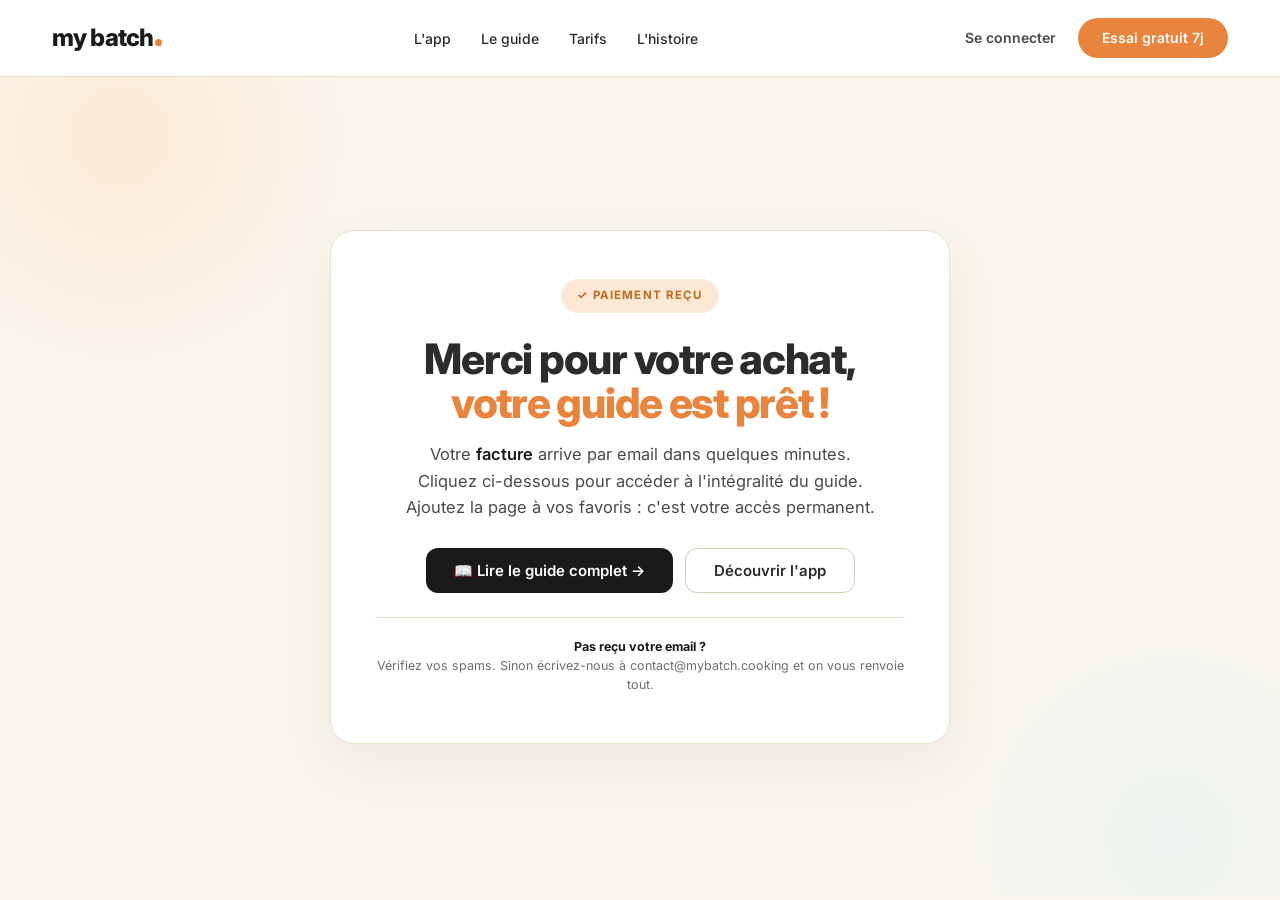
<file: guide-merci.html>
<!DOCTYPE html>
<html lang="fr">
<head>
<meta charset="UTF-8">
<meta name="viewport" content="width=device-width, initial-scale=1.0">
<meta name="robots" content="noindex">
<title>Merci pour votre achat · my batch</title>
<link rel="icon" type="image/svg+xml" href="favicon.svg">
<link rel="preconnect" href="https://fonts.googleapis.com">
<link rel="preconnect" href="https://fonts.gstatic.com" crossorigin>
<link href="https://fonts.googleapis.com/css2?family=Inter:wght@300;400;500;600;700;800&display=swap" rel="stylesheet">
<link rel="stylesheet" href="styles.css">
<style>
.merci-wrap{min-height:calc(100vh - 80px);padding:60px 24px;display:flex;align-items:center;justify-content:center;position:relative;overflow:hidden}
.merci-wrap::before{content:"";position:absolute;top:-180px;left:-120px;width:480px;height:480px;background:radial-gradient(circle, var(--orange-pale) 0%, transparent 70%);border-radius:50%;z-index:0}
.merci-wrap::after{content:"";position:absolute;bottom:-200px;right:-150px;width:520px;height:520px;background:radial-gradient(circle, var(--green-pale) 0%, transparent 70%);border-radius:50%;z-index:0}
.merci-card{background:#fff;border:1px solid var(--line);border-radius:24px;padding:48px 44px;max-width:620px;text-align:center;position:relative;z-index:1;box-shadow:0 20px 60px rgba(0,0,0,.06)}
.merci-card .pill{display:inline-flex;align-items:center;gap:8px;padding:8px 16px;background:var(--orange-pale);color:var(--orange-2);border-radius:999px;font-size:11.5px;font-weight:700;letter-spacing:.1em;text-transform:uppercase;margin-bottom:24px}
.merci-card h1{font-size:42px;font-weight:800;letter-spacing:-.03em;line-height:1.05;margin-bottom:16px}
.merci-card h1 .accent{color:var(--orange)}
.merci-card .lead{font-size:16.5px;color:var(--tx-2);line-height:1.6;margin-bottom:28px;max-width:480px;margin-left:auto;margin-right:auto}
.merci-card .lead strong{color:var(--ink);font-weight:600}
.merci-card .actions{display:flex;gap:12px;justify-content:center;margin-bottom:24px;flex-wrap:wrap}
.merci-card .btn{padding:14px 28px;border-radius:12px;font-size:15px;font-weight:600;text-decoration:none;display:inline-flex;align-items:center;gap:8px}
.merci-card .btn-primary{background:var(--ink);color:#fff}
.merci-card .btn-primary:hover{background:#000}
.merci-card .btn-ghost{background:transparent;color:var(--tx);border:1.5px solid var(--line-2)}
.merci-card .btn-ghost:hover{border-color:var(--ink);color:var(--ink)}
.merci-card .small{font-size:12.5px;color:var(--muted);padding-top:20px;border-top:1px solid var(--line);margin-top:20px;line-height:1.5}
.merci-card .small strong{color:var(--ink)}
@media(max-width:560px){.merci-card{padding:36px 28px}.merci-card h1{font-size:32px}}
</style>
</head>
<body>

<header class="nav">
  <div class="wrap">
    <div class="nav-row">
      <a href="index.html" class="brand">
        <div class="brand-name">my batch<span class="dot">.</span></div>
      </a>
      <ul class="nav-links">
        <li><a href="index.html#features">L'app</a></li>
        <li><a href="guide.html">Le guide</a></li>
        <li><a href="index.html#tarifs">Tarifs</a></li>
        <li><a href="histoire.html">L'histoire</a></li>
      </ul>
      <div class="nav-actions">
        <a href="https://app.mybatch.cooking" class="btn btn-ghost">Se connecter</a>
        <a href="https://app.mybatch.cooking/signup.html" class="btn btn-orange">Essai gratuit 7j</a>
      </div>
    </div>
  </div>
</header>

<section class="merci-wrap">
  <div class="merci-card">
    <span class="pill">✓ Paiement reçu</span>
    <h1>Merci pour votre achat, <span class="accent">votre guide est prêt !</span></h1>
    <p class="lead">Votre <strong>facture</strong> arrive par email dans quelques minutes. Cliquez ci-dessous pour accéder à l'intégralité du guide. Ajoutez la page à vos favoris : c'est votre accès permanent.</p>
    <div class="actions">
      <a href="guide-complet.html" class="btn btn-primary">📖 Lire le guide complet →</a>
      <a href="index.html" class="btn btn-ghost">Découvrir l'app</a>
    </div>
    <div class="small">
      <strong>Pas reçu votre email ?</strong><br>
      Vérifiez vos spams. Sinon écrivez-nous à contact@mybatch.cooking et on vous renvoie tout.
    </div>
  </div>
</section>

</body>
</html>
</file>
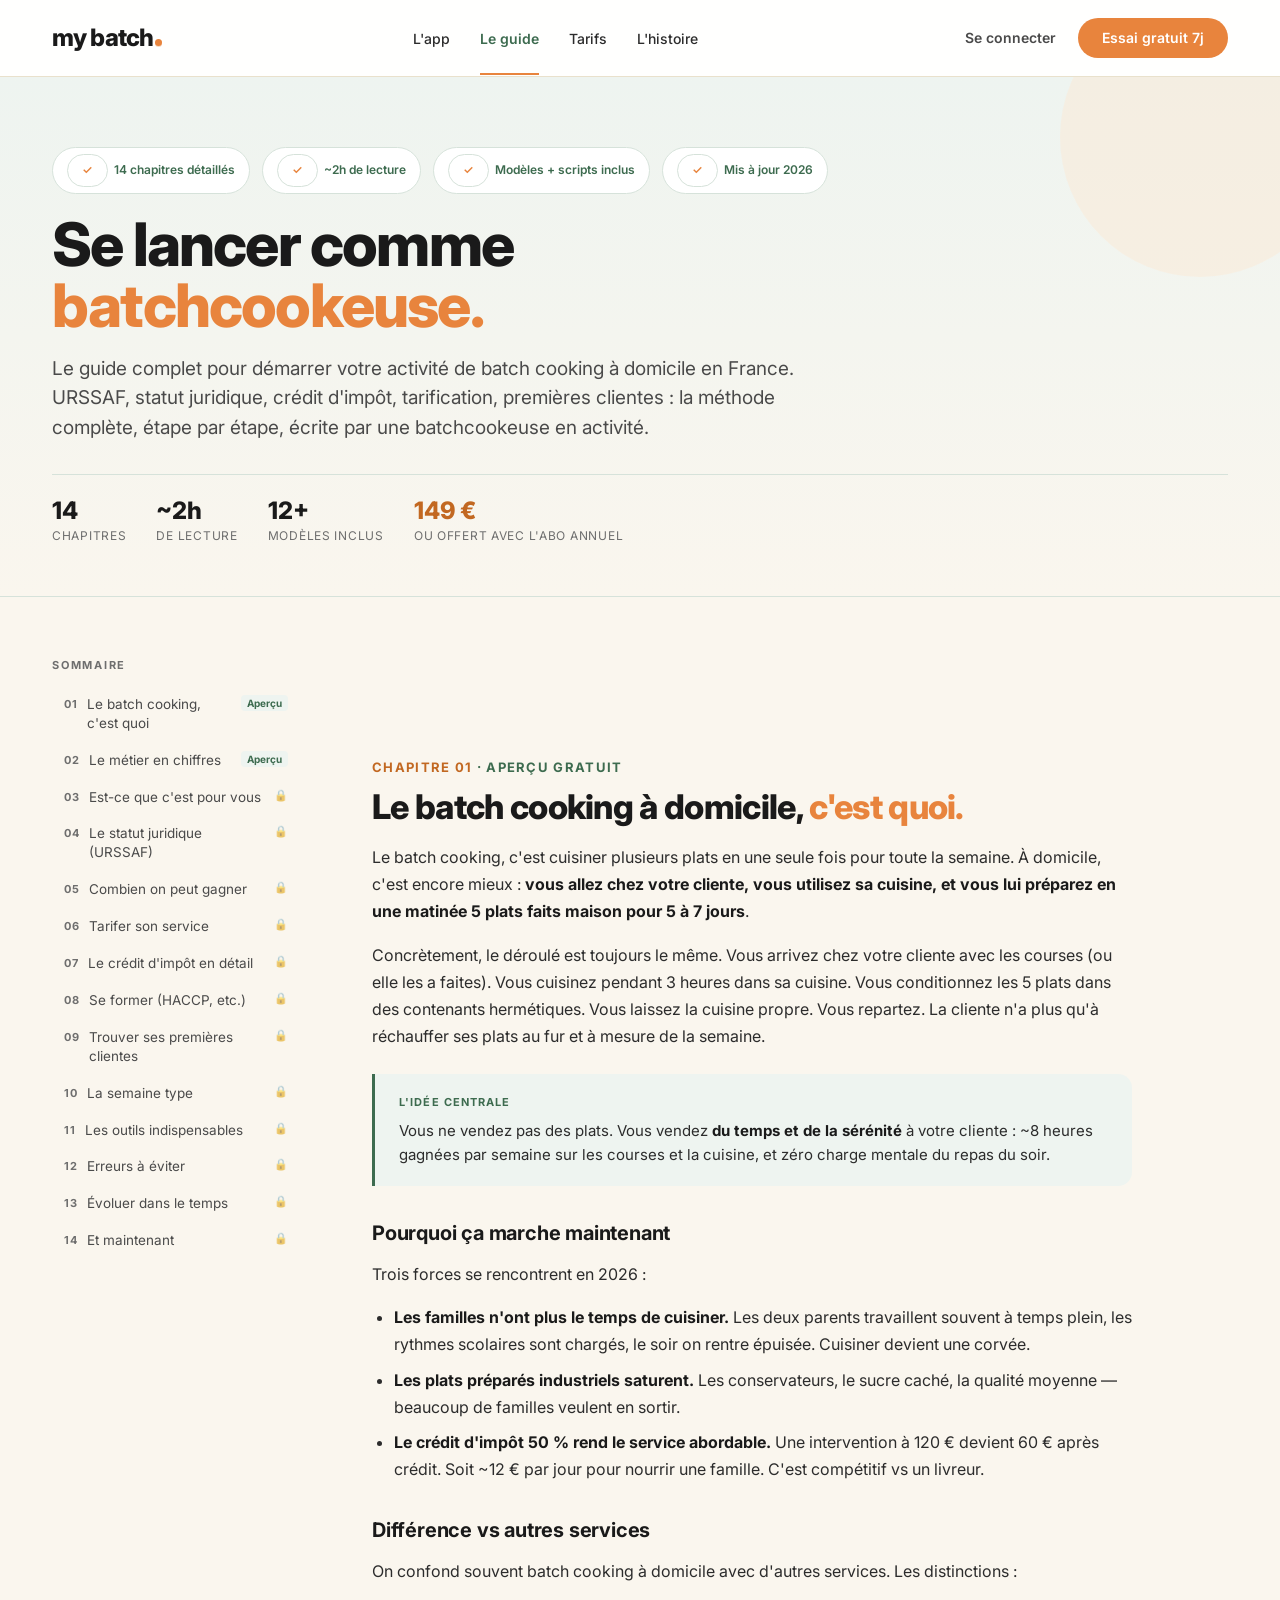
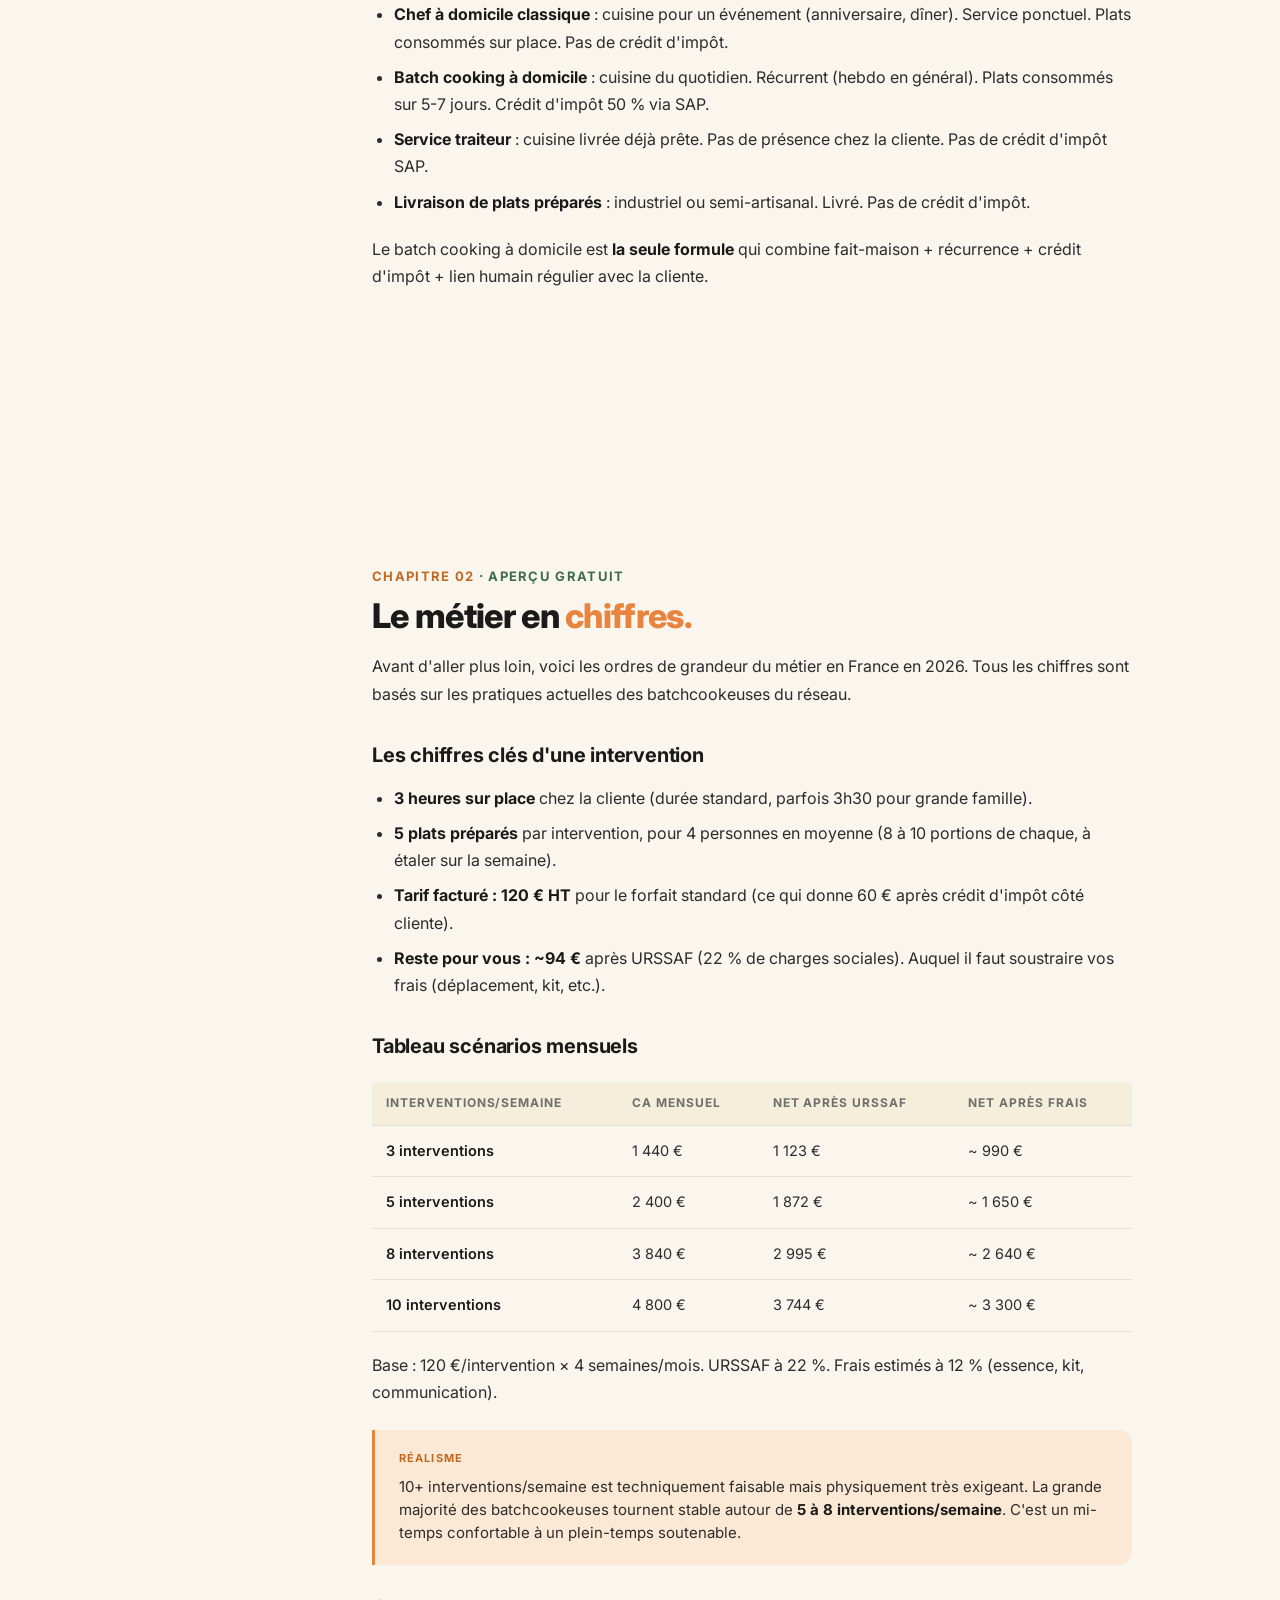
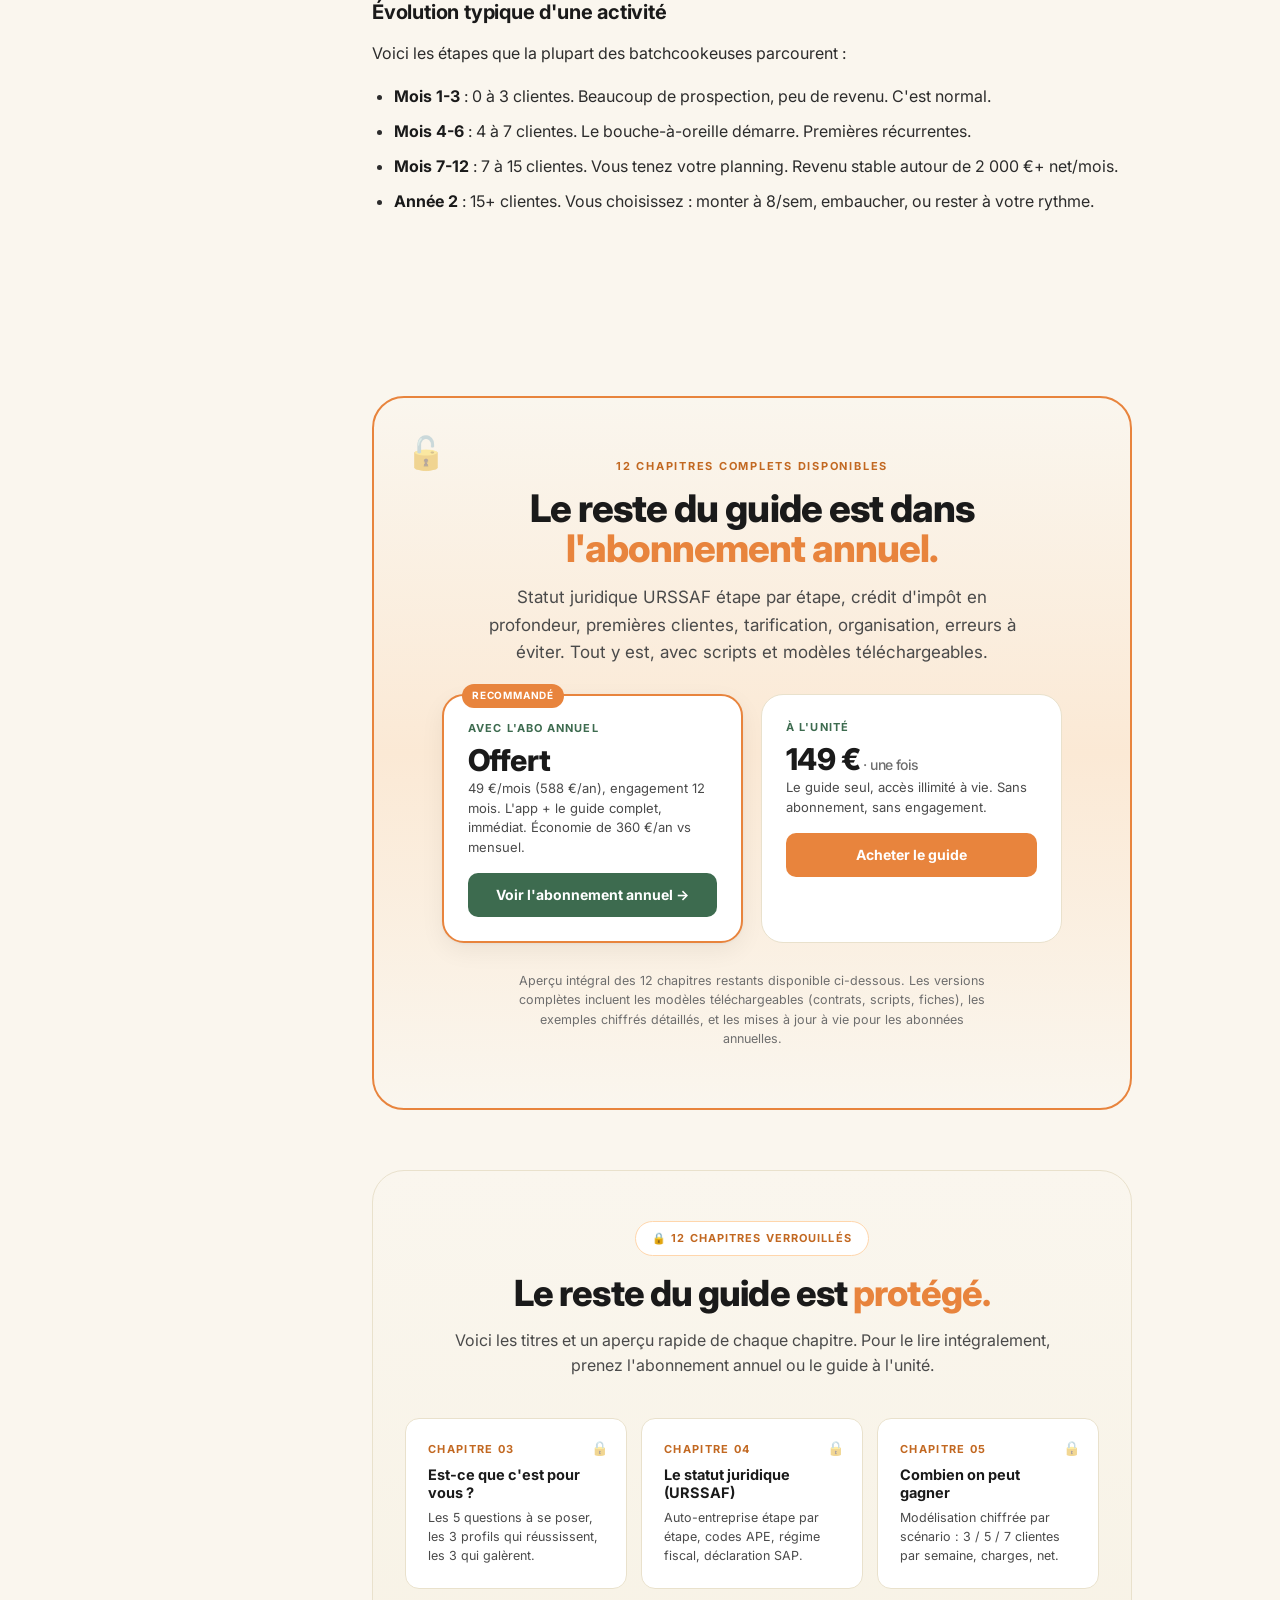
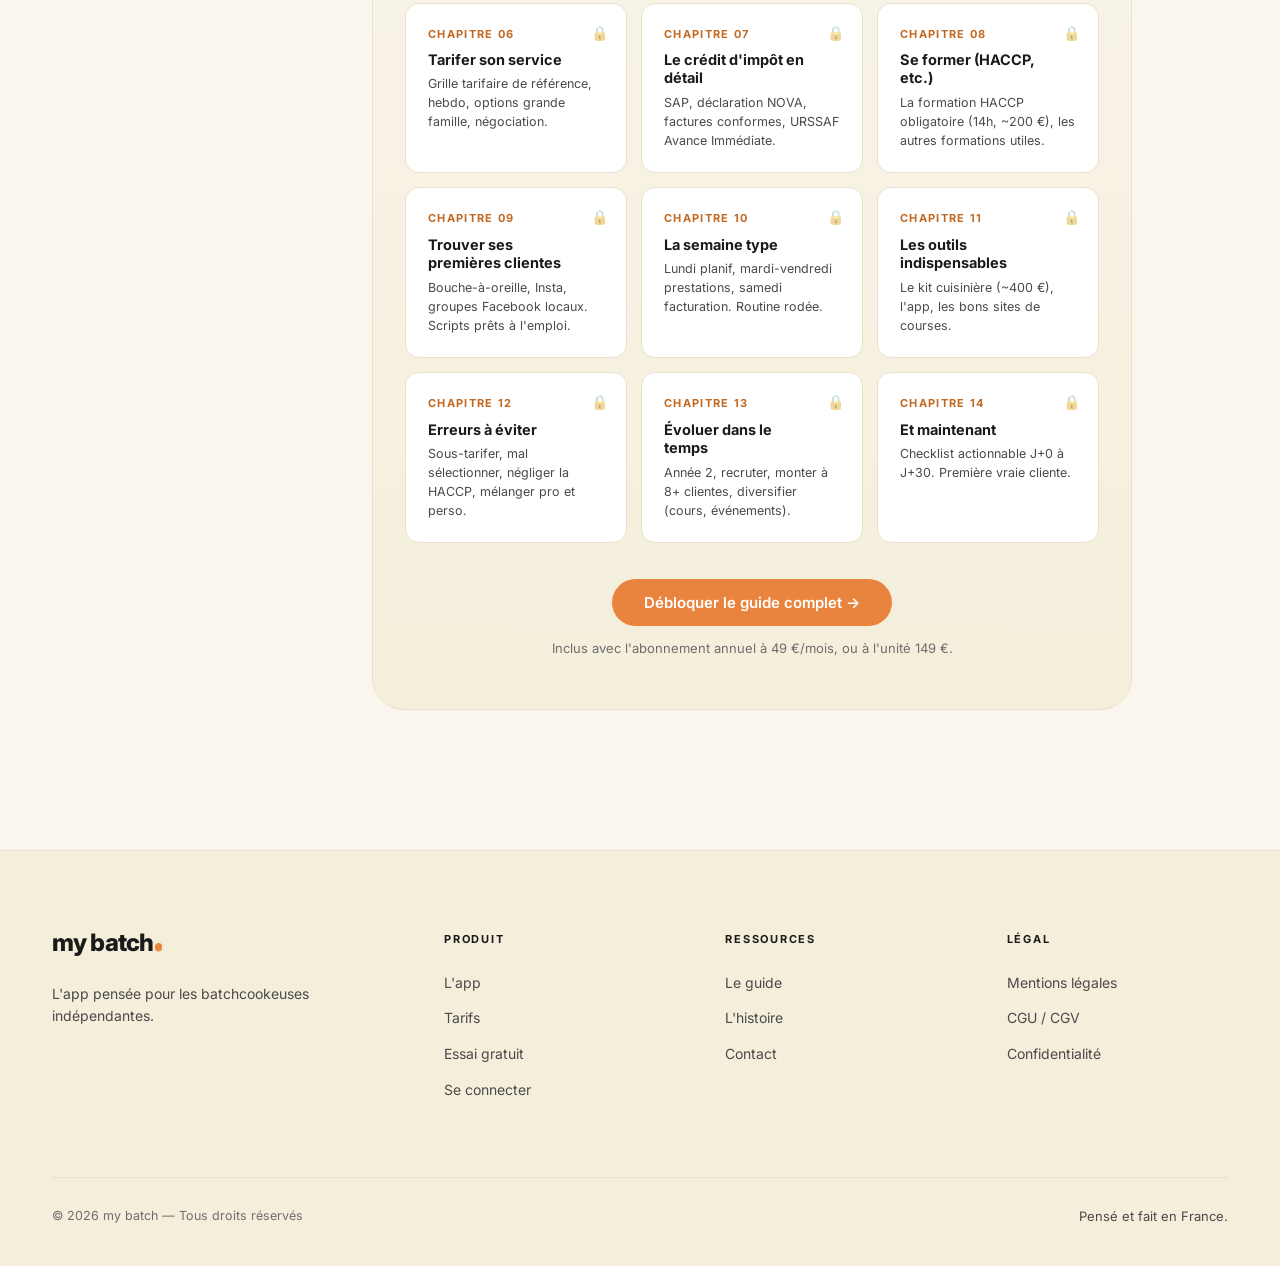
<file: guide.html>
<!DOCTYPE html>
<html lang="fr">
<head>
<meta charset="UTF-8">
<meta name="viewport" content="width=device-width, initial-scale=1.0">
<meta name="description" content="Le guide complet pour se lancer comme batchcookeuse en France. URSSAF, statut juridique, crédit d'impôt, premières clientes, tarifs.">
<title>Se lancer comme batchcookeuse — Le guide complet · my batch</title>
<meta property="og:type" content="website">
<meta property="og:locale" content="fr_FR">
<meta property="og:site_name" content="my batch">
<meta property="og:url" content="https://mybatch.cooking/guide.html">
<meta property="og:title" content="Se lancer comme batchcookeuse — Le guide complet">
<meta property="og:description" content="Le guide complet pour démarrer votre activité de batch cooking à domicile en France. URSSAF, statut juridique, crédit d'impôt, premières clientes.">
<meta property="og:image" content="https://mybatch.cooking/og-image.svg">
<meta name="twitter:card" content="summary_large_image">
<meta name="twitter:title" content="Se lancer comme batchcookeuse — Le guide complet">
<meta name="twitter:description" content="Le guide complet pour démarrer votre activité de batch cooking à domicile en France. URSSAF, statut juridique, crédit d'impôt, premières clientes.">
<meta name="twitter:image" content="https://mybatch.cooking/og-image.svg">
<link rel="icon" href="favicon.svg" type="image/svg+xml">
<link rel="preconnect" href="https://fonts.googleapis.com">
<link rel="preconnect" href="https://fonts.gstatic.com" crossorigin>
<link href="https://fonts.googleapis.com/css2?family=Caveat:wght@500&family=Inter:wght@300;400;500;600;700;800&display=swap" rel="stylesheet">
<link rel="stylesheet" href="styles.css">
<style>
.guide-hero{padding:70px 0 50px;background:linear-gradient(180deg,var(--green-pale) 0%,var(--bg) 100%);border-bottom:1px solid var(--green-soft);position:relative;overflow:hidden}
.guide-hero::before{content:"";position:absolute;top:-80px;right:-60px;width:280px;height:280px;background:var(--orange-pale);border-radius:50%;opacity:.5;z-index:0}
.guide-hero .wrap{position:relative;z-index:1}
.guide-hero .eyebrow-row{display:flex;gap:12px;flex-wrap:wrap;margin-bottom:20px}
.guide-hero .eyebrow-row span{background:#fff;padding:6px 14px;border-radius:999px;font-size:12px;font-weight:600;color:var(--green);border:1px solid var(--green-soft);display:inline-flex;align-items:center;gap:6px}
.guide-hero .eyebrow-row .ck{color:var(--orange)}
.guide-hero h1{font-weight:800;font-size:60px;line-height:1.02;letter-spacing:-.03em;color:var(--ink);margin-bottom:18px;max-width:840px}
.guide-hero h1 .accent{color:var(--orange)}
.guide-hero .lead{font-size:19px;color:var(--tx-2);line-height:1.55;max-width:760px}
.guide-meta{display:flex;gap:30px;margin-top:32px;flex-wrap:wrap;padding-top:24px;border-top:1px solid var(--green-soft)}
.guide-meta .gm{display:flex;flex-direction:column}
.guide-meta .gm .n{font-size:24px;font-weight:800;color:var(--ink);line-height:1}
.guide-meta .gm .l{font-size:12px;color:var(--muted);margin-top:4px;text-transform:uppercase;letter-spacing:.06em}
.guide-meta .gm.price .n{color:var(--orange-2)}

.guide-layout{display:grid;grid-template-columns:260px 1fr;gap:60px;padding:60px 0 80px}
.guide-toc{position:sticky;top:96px;align-self:start;max-height:calc(100vh - 120px);overflow-y:auto;padding-right:12px}
.guide-toc .toc-title{font-size:11px;text-transform:uppercase;letter-spacing:.16em;color:var(--muted);font-weight:700;margin-bottom:14px}
.guide-toc ol{list-style:none;counter-reset:section}
.guide-toc li{counter-increment:section;margin-bottom:4px}
.guide-toc a{display:flex;gap:10px;align-items:flex-start;font-size:13.5px;color:var(--tx-2);padding:7px 12px;border-radius:8px;transition:all .15s;line-height:1.4}
.guide-toc a::before{content:counter(section,decimal-leading-zero);font-weight:700;color:var(--muted);font-size:11px;letter-spacing:.05em;flex-shrink:0;margin-top:2px}
.guide-toc a:hover{background:var(--bg-2);color:var(--ink)}
.guide-toc a.free::after{content:"Aperçu";margin-left:auto;font-size:10px;color:var(--green);background:var(--green-pale);padding:1px 6px;border-radius:4px;font-weight:700}
.guide-toc a.locked::after{content:"🔒";margin-left:auto;font-size:11px;opacity:.6}

.guide-content{max-width:760px}
.guide-section{margin-bottom:60px;scroll-margin-top:90px}
.guide-section .chapter-num{font-size:13px;font-weight:700;color:var(--orange-2);letter-spacing:.1em;text-transform:uppercase;margin-bottom:10px;display:block}
.guide-section .chapter-num.free::after{content:" · Aperçu gratuit";color:var(--green)}
.guide-section h2{font-size:34px;font-weight:800;letter-spacing:-.02em;color:var(--ink);margin-bottom:18px;line-height:1.15}
.guide-section h2 .accent{color:var(--orange)}
.guide-section h3{font-size:20px;font-weight:700;color:var(--ink);margin-top:32px;margin-bottom:12px;letter-spacing:-.01em}
.guide-section h4{font-size:16px;font-weight:700;color:var(--ink);margin-top:24px;margin-bottom:10px}
.guide-section p{font-size:16px;color:var(--tx);line-height:1.7;margin-bottom:16px}
.guide-section p strong{color:var(--ink);font-weight:700}
.guide-section ul,.guide-section ol{margin:14px 0 20px 22px;font-size:16px;color:var(--tx);line-height:1.7}
.guide-section li{margin-bottom:8px}
.guide-section li strong{color:var(--ink)}
.guide-section .key-box{background:var(--green-pale);border-left:3px solid var(--green);padding:20px 24px;border-radius:0 var(--r) var(--r) 0;margin:24px 0}
.guide-section .key-box .lbl{font-size:11px;text-transform:uppercase;letter-spacing:.1em;color:var(--green);font-weight:700;margin-bottom:8px}
.guide-section .key-box p{font-size:15px;color:var(--tx);margin:0;line-height:1.55}
.guide-section .warn-box{background:var(--orange-pale);border-left:3px solid var(--orange);padding:20px 24px;border-radius:0 var(--r) var(--r) 0;margin:24px 0}
.guide-section .warn-box .lbl{font-size:11px;text-transform:uppercase;letter-spacing:.1em;color:var(--orange-2);font-weight:700;margin-bottom:8px}
.guide-section .warn-box p{font-size:15px;color:var(--tx);margin:0;line-height:1.55}
.guide-section table{width:100%;border-collapse:collapse;margin:20px 0;font-size:14.5px}
.guide-section th{text-align:left;padding:12px 14px;background:var(--bg-2);font-weight:700;font-size:12px;text-transform:uppercase;letter-spacing:.08em;color:var(--muted);border-bottom:1px solid var(--line)}
.guide-section td{padding:14px;border-bottom:1px solid var(--line);color:var(--tx);vertical-align:top}
.guide-section td:first-child{font-weight:600;color:var(--ink)}
.guide-section .script-box{background:var(--bg-2);border-left:3px solid var(--ink);padding:20px 24px;border-radius:0 var(--r) var(--r) 0;margin:24px 0;font-style:italic}
.guide-section .script-box .lbl{font-size:11px;text-transform:uppercase;letter-spacing:.1em;color:var(--ink);font-weight:700;margin-bottom:8px;font-style:normal}
.guide-section .script-box p{font-size:15px;color:var(--tx);margin:0;line-height:1.6;font-style:italic}

.paywall{background:linear-gradient(180deg,var(--bg) 0%,var(--orange-pale) 50%,var(--bg) 100%);border-radius:var(--r-xl);padding:60px 48px;margin:60px 0;text-align:center;border:2px solid var(--orange);position:relative;overflow:hidden}
.paywall::before{content:"🔓";position:absolute;top:30px;left:32px;font-size:32px;opacity:.4}
.paywall .ev{font-size:11px;color:var(--orange-2);font-weight:700;text-transform:uppercase;letter-spacing:.16em;margin-bottom:14px}
.paywall h3{font-size:38px;font-weight:800;letter-spacing:-.025em;color:var(--ink);line-height:1.05;margin-bottom:16px;max-width:560px;margin-left:auto;margin-right:auto}
.paywall h3 .accent{color:var(--orange)}
.paywall p{font-size:17px;color:var(--tx-2);line-height:1.6;max-width:540px;margin:0 auto 28px;font-weight:400}
.paywall-options{display:grid;grid-template-columns:1fr 1fr;gap:18px;max-width:620px;margin:0 auto 28px}
.po-card{background:#fff;border:1.5px solid var(--line);border-radius:var(--r-lg);padding:24px;text-align:left}
.po-card.featured{border:2px solid var(--orange);background:#fff;position:relative;box-shadow:var(--shadow)}
.po-card.featured::before{content:"Recommandé";position:absolute;top:-12px;left:18px;background:var(--orange);color:#fff;padding:4px 10px;border-radius:999px;font-size:10px;font-weight:700;text-transform:uppercase;letter-spacing:.08em}
.po-card .po-label{font-size:11px;font-weight:700;text-transform:uppercase;letter-spacing:.1em;color:var(--green);margin-bottom:8px}
.po-card .po-price{font-size:30px;font-weight:800;color:var(--ink);letter-spacing:-.02em;line-height:1;margin-bottom:4px}
.po-card .po-price small{font-size:14px;color:var(--muted);font-weight:500}
.po-card .po-detail{font-size:13px;color:var(--tx-2);margin-bottom:16px;line-height:1.5}
.po-card .po-btn{display:block;background:var(--orange);color:#fff;text-align:center;padding:11px;border-radius:10px;font-size:14px;font-weight:700;text-decoration:none;transition:all .2s}
.po-card .po-btn:hover{background:var(--orange-2)}
.po-card.featured .po-btn{background:var(--green)}
.po-card.featured .po-btn:hover{background:var(--green-3)}
.paywall-note{font-size:12.5px;color:var(--muted);max-width:480px;margin:0 auto}

.preview-banner{background:var(--bg-2);border-radius:var(--r);padding:16px 22px;margin:30px 0;display:flex;align-items:center;gap:14px;border:1px dashed var(--line-2)}
.preview-banner .ic{font-size:24px}
.preview-banner .txt{font-size:13.5px;color:var(--tx-2);line-height:1.5}
.preview-banner .txt strong{color:var(--ink)}

@media(max-width:1080px){
  .guide-layout{grid-template-columns:1fr;gap:32px}
  .guide-toc{position:static;max-height:none}
  .guide-hero h1{font-size:42px}
  .guide-section h2{font-size:26px}
  .paywall{padding:40px 28px}
  .paywall h3{font-size:28px}
  .paywall-options{grid-template-columns:1fr}
}

.locked-chapters{padding:50px 32px;background:linear-gradient(180deg,var(--bg) 0%,var(--bg-2) 100%);border-radius:var(--r-xl);margin:60px 0;border:1px solid var(--line)}
.lc-head{text-align:center;max-width:600px;margin:0 auto 40px}
.lc-eyebrow{display:inline-block;background:#fff;padding:8px 16px;border-radius:999px;font-size:11px;color:var(--orange-2);font-weight:700;letter-spacing:.1em;text-transform:uppercase;border:1px solid var(--orange-soft);margin-bottom:18px}
.lc-head h2{font-size:36px;font-weight:800;letter-spacing:-.025em;color:var(--ink);line-height:1.1;margin-bottom:14px}
.lc-head h2 .accent{color:var(--orange)}
.lc-head p{font-size:16px;color:var(--tx-2);line-height:1.55}
.lc-grid{display:grid;grid-template-columns:repeat(3,1fr);gap:14px;margin-bottom:36px}
.lc-card{background:#fff;border:1px solid var(--line);border-radius:var(--r);padding:22px;position:relative;transition:transform .2s,box-shadow .2s}
.lc-card:hover{transform:translateY(-2px);box-shadow:var(--shadow)}
.lc-card .lc-num{font-size:11px;color:var(--orange-2);font-weight:700;letter-spacing:.12em;margin-bottom:8px}
.lc-card h3{font-size:14.5px;font-weight:700;color:var(--ink);margin-bottom:6px;line-height:1.3;padding-right:24px}
.lc-card p{font-size:12.5px;color:var(--tx-2);line-height:1.5}
.lc-card .lc-lock{position:absolute;top:18px;right:18px;font-size:14px;opacity:.45}
.lc-cta{text-align:center}
.lc-cta-note{font-size:13px;color:var(--muted);margin-top:12px}
@media(max-width:900px){.lc-grid{grid-template-columns:repeat(2,1fr)}.lc-head h2{font-size:28px}.locked-chapters{padding:36px 20px}}
@media(max-width:600px){.lc-grid{grid-template-columns:1fr}}
</style>
</head>
<body>

<!-- NAV -->
<header class="nav">
  <div class="wrap">
    <div class="nav-row">
      <a href="index.html" class="brand">
        <div class="brand-name">my batch<span class="dot">.</span></div>
      </a>
      <ul class="nav-links">
        <li><a href="index.html#features">L'app</a></li>
        <li><a href="guide.html" class="active">Le guide</a></li>
        <li><a href="index.html#tarifs">Tarifs</a></li>
        <li><a href="histoire.html">L'histoire</a></li>
      </ul>
      <div class="nav-actions">
        <a href="https://app.mybatch.cooking" class="btn btn-ghost">Se connecter</a>
        <a href="https://app.mybatch.cooking/signup.html" class="btn btn-orange">Essai gratuit 7j</a>
      </div>
    </div>
  </div>
</header>

<!-- HERO -->
<section class="guide-hero">
  <div class="wrap">
    <div class="eyebrow-row">
      <span><span class="ck">✓</span> 14 chapitres détaillés</span>
      <span><span class="ck">✓</span> ~2h de lecture</span>
      <span><span class="ck">✓</span> Modèles + scripts inclus</span>
      <span><span class="ck">✓</span> Mis à jour 2026</span>
    </div>
    <h1>Se lancer comme <span class="accent">batchcookeuse.</span></h1>
    <p class="lead">Le guide complet pour démarrer votre activité de batch cooking à domicile en France. URSSAF, statut juridique, crédit d'impôt, tarification, premières clientes : la méthode complète, étape par étape, écrite par une batchcookeuse en activité.</p>
    <div class="guide-meta">
      <div class="gm"><div class="n">14</div><div class="l">Chapitres</div></div>
      <div class="gm"><div class="n">~2h</div><div class="l">De lecture</div></div>
      <div class="gm"><div class="n">12+</div><div class="l">Modèles inclus</div></div>
      <div class="gm price"><div class="n">149 €</div><div class="l">Ou offert avec l'abo annuel</div></div>
    </div>
  </div>
</section>

<!-- CONTENT -->
<div class="wrap">
  <div class="guide-layout">

    <!-- TOC -->
    <aside class="guide-toc">
      <div class="toc-title">Sommaire</div>
      <ol>
        <li><a href="#ch1" class="free">Le batch cooking, c'est quoi</a></li>
        <li><a href="#ch2" class="free">Le métier en chiffres</a></li>
        <li><a href="#ch3" class="locked">Est-ce que c'est pour vous</a></li>
        <li><a href="#ch4" class="locked">Le statut juridique (URSSAF)</a></li>
        <li><a href="#ch5" class="locked">Combien on peut gagner</a></li>
        <li><a href="#ch6" class="locked">Tarifer son service</a></li>
        <li><a href="#ch7" class="locked">Le crédit d'impôt en détail</a></li>
        <li><a href="#ch8" class="locked">Se former (HACCP, etc.)</a></li>
        <li><a href="#ch9" class="locked">Trouver ses premières clientes</a></li>
        <li><a href="#ch10" class="locked">La semaine type</a></li>
        <li><a href="#ch11" class="locked">Les outils indispensables</a></li>
        <li><a href="#ch12" class="locked">Erreurs à éviter</a></li>
        <li><a href="#ch13" class="locked">Évoluer dans le temps</a></li>
        <li><a href="#ch14" class="locked">Et maintenant</a></li>
      </ol>
    </aside>

    <!-- CONTENT -->
    <main class="guide-content">

      <section class="guide-section" id="ch1">
        <span class="chapter-num free">Chapitre 01</span>
        <h2>Le batch cooking à domicile, <span class="accent">c'est quoi.</span></h2>
        <p>Le batch cooking, c'est cuisiner plusieurs plats en une seule fois pour toute la semaine. À domicile, c'est encore mieux : <strong>vous allez chez votre cliente, vous utilisez sa cuisine, et vous lui préparez en une matinée 5 plats faits maison pour 5 à 7 jours</strong>.</p>
        <p>Concrètement, le déroulé est toujours le même. Vous arrivez chez votre cliente avec les courses (ou elle les a faites). Vous cuisinez pendant 3 heures dans sa cuisine. Vous conditionnez les 5 plats dans des contenants hermétiques. Vous laissez la cuisine propre. Vous repartez. La cliente n'a plus qu'à réchauffer ses plats au fur et à mesure de la semaine.</p>

        <div class="key-box">
          <div class="lbl">L'idée centrale</div>
          <p>Vous ne vendez pas des plats. Vous vendez <strong>du temps et de la sérénité</strong> à votre cliente : ~8 heures gagnées par semaine sur les courses et la cuisine, et zéro charge mentale du repas du soir.</p>
        </div>

        <h3>Pourquoi ça marche maintenant</h3>
        <p>Trois forces se rencontrent en 2026 :</p>
        <ul>
          <li><strong>Les familles n'ont plus le temps de cuisiner.</strong> Les deux parents travaillent souvent à temps plein, les rythmes scolaires sont chargés, le soir on rentre épuisée. Cuisiner devient une corvée.</li>
          <li><strong>Les plats préparés industriels saturent.</strong> Les conservateurs, le sucre caché, la qualité moyenne — beaucoup de familles veulent en sortir.</li>
          <li><strong>Le crédit d'impôt 50 % rend le service abordable.</strong> Une intervention à 120 € devient 60 € après crédit. Soit ~12 € par jour pour nourrir une famille. C'est compétitif vs un livreur.</li>
        </ul>

        <h3>Différence vs autres services</h3>
        <p>On confond souvent batch cooking à domicile avec d'autres services. Les distinctions :</p>
        <ul>
          <li><strong>Chef à domicile classique</strong> : cuisine pour un événement (anniversaire, dîner). Service ponctuel. Plats consommés sur place. Pas de crédit d'impôt.</li>
          <li><strong>Batch cooking à domicile</strong> : cuisine du quotidien. Récurrent (hebdo en général). Plats consommés sur 5-7 jours. Crédit d'impôt 50 % via SAP.</li>
          <li><strong>Service traiteur</strong> : cuisine livrée déjà prête. Pas de présence chez la cliente. Pas de crédit d'impôt SAP.</li>
          <li><strong>Livraison de plats préparés</strong> : industriel ou semi-artisanal. Livré. Pas de crédit d'impôt.</li>
        </ul>
        <p>Le batch cooking à domicile est <strong>la seule formule</strong> qui combine fait-maison + récurrence + crédit d'impôt + lien humain régulier avec la cliente.</p>
      </section>

      <section class="guide-section" id="ch2">
        <span class="chapter-num free">Chapitre 02</span>
        <h2>Le métier en <span class="accent">chiffres.</span></h2>
        <p>Avant d'aller plus loin, voici les ordres de grandeur du métier en France en 2026. Tous les chiffres sont basés sur les pratiques actuelles des batchcookeuses du réseau.</p>

        <h3>Les chiffres clés d'une intervention</h3>
        <ul>
          <li><strong>3 heures sur place</strong> chez la cliente (durée standard, parfois 3h30 pour grande famille).</li>
          <li><strong>5 plats préparés</strong> par intervention, pour 4 personnes en moyenne (8 à 10 portions de chaque, à étaler sur la semaine).</li>
          <li><strong>Tarif facturé : 120 € HT</strong> pour le forfait standard (ce qui donne 60 € après crédit d'impôt côté cliente).</li>
          <li><strong>Reste pour vous : ~94 €</strong> après URSSAF (22 % de charges sociales). Auquel il faut soustraire vos frais (déplacement, kit, etc.).</li>
        </ul>

        <h3>Tableau scénarios mensuels</h3>
        <table>
          <thead><tr><th>Interventions/semaine</th><th>CA mensuel</th><th>Net après URSSAF</th><th>Net après frais</th></tr></thead>
          <tbody>
            <tr><td>3 interventions</td><td>1 440 €</td><td>1 123 €</td><td>~ 990 €</td></tr>
            <tr><td>5 interventions</td><td>2 400 €</td><td>1 872 €</td><td>~ 1 650 €</td></tr>
            <tr><td>8 interventions</td><td>3 840 €</td><td>2 995 €</td><td>~ 2 640 €</td></tr>
            <tr><td>10 interventions</td><td>4 800 €</td><td>3 744 €</td><td>~ 3 300 €</td></tr>
          </tbody>
        </table>
        <p>Base : 120 €/intervention × 4 semaines/mois. URSSAF à 22 %. Frais estimés à 12 % (essence, kit, communication).</p>

        <div class="warn-box">
          <div class="lbl">Réalisme</div>
          <p>10+ interventions/semaine est techniquement faisable mais physiquement très exigeant. La grande majorité des batchcookeuses tournent stable autour de <strong>5 à 8 interventions/semaine</strong>. C'est un mi-temps confortable à un plein-temps soutenable.</p>
        </div>

        <h3>Évolution typique d'une activité</h3>
        <p>Voici les étapes que la plupart des batchcookeuses parcourent :</p>
        <ul>
          <li><strong>Mois 1-3</strong> : 0 à 3 clientes. Beaucoup de prospection, peu de revenu. C'est normal.</li>
          <li><strong>Mois 4-6</strong> : 4 à 7 clientes. Le bouche-à-oreille démarre. Premières récurrentes.</li>
          <li><strong>Mois 7-12</strong> : 7 à 15 clientes. Vous tenez votre planning. Revenu stable autour de 2 000 €+ net/mois.</li>
          <li><strong>Année 2</strong> : 15+ clientes. Vous choisissez : monter à 8/sem, embaucher, ou rester à votre rythme.</li>
        </ul>
      </section>

      <!-- PAYWALL -->
      <div class="paywall">
        <div class="ev">12 chapitres complets disponibles</div>
        <h3>Le reste du guide est dans <span class="accent">l'abonnement annuel.</span></h3>
        <p>Statut juridique URSSAF étape par étape, crédit d'impôt en profondeur, premières clientes, tarification, organisation, erreurs à éviter. Tout y est, avec scripts et modèles téléchargeables.</p>

        <div class="paywall-options">
          <div class="po-card featured">
            <div class="po-label">Avec l'abo annuel</div>
            <div class="po-price">Offert</div>
            <div class="po-detail">49 €/mois (588 €/an), engagement 12 mois. L'app + le guide complet, immédiat. Économie de 360 €/an vs mensuel.</div>
            <a href="index.html#tarifs" class="po-btn">Voir l'abonnement annuel →</a>
          </div>
          <div class="po-card">
            <div class="po-label">À l'unité</div>
            <div class="po-price">149 €<small> · une fois</small></div>
            <div class="po-detail">Le guide seul, accès illimité à vie. Sans abonnement, sans engagement.</div>
            <a href="guide-achat.html" class="po-btn">Acheter le guide</a>
          </div>
        </div>

        <div class="paywall-note">Aperçu intégral des 12 chapitres restants disponible ci-dessous. Les versions complètes incluent les modèles téléchargeables (contrats, scripts, fiches), les exemples chiffrés détaillés, et les mises à jour à vie pour les abonnées annuelles.</div>
      </div>

      <div class="locked-chapters">
        <div class="lc-head">
          <span class="lc-eyebrow">🔒 12 chapitres verrouillés</span>
          <h2>Le reste du guide est <span class="accent">protégé.</span></h2>
          <p>Voici les titres et un aperçu rapide de chaque chapitre. Pour le lire intégralement, prenez l'abonnement annuel ou le guide à l'unité.</p>
        </div>
        <div class="lc-grid">
          <div class="lc-card"><div class="lc-num">CHAPITRE 03</div><h3>Est-ce que c'est pour vous ?</h3><p>Les 5 questions à se poser, les 3 profils qui réussissent, les 3 qui galèrent.</p><span class="lc-lock">🔒</span></div>
          <div class="lc-card"><div class="lc-num">CHAPITRE 04</div><h3>Le statut juridique (URSSAF)</h3><p>Auto-entreprise étape par étape, codes APE, régime fiscal, déclaration SAP.</p><span class="lc-lock">🔒</span></div>
          <div class="lc-card"><div class="lc-num">CHAPITRE 05</div><h3>Combien on peut gagner</h3><p>Modélisation chiffrée par scénario : 3 / 5 / 7 clientes par semaine, charges, net.</p><span class="lc-lock">🔒</span></div>
          <div class="lc-card"><div class="lc-num">CHAPITRE 06</div><h3>Tarifer son service</h3><p>Grille tarifaire de référence, hebdo, options grande famille, négociation.</p><span class="lc-lock">🔒</span></div>
          <div class="lc-card"><div class="lc-num">CHAPITRE 07</div><h3>Le crédit d'impôt en détail</h3><p>SAP, déclaration NOVA, factures conformes, URSSAF Avance Immédiate.</p><span class="lc-lock">🔒</span></div>
          <div class="lc-card"><div class="lc-num">CHAPITRE 08</div><h3>Se former (HACCP, etc.)</h3><p>La formation HACCP obligatoire (14h, ~200 €), les autres formations utiles.</p><span class="lc-lock">🔒</span></div>
          <div class="lc-card"><div class="lc-num">CHAPITRE 09</div><h3>Trouver ses premières clientes</h3><p>Bouche-à-oreille, Insta, groupes Facebook locaux. Scripts prêts à l'emploi.</p><span class="lc-lock">🔒</span></div>
          <div class="lc-card"><div class="lc-num">CHAPITRE 10</div><h3>La semaine type</h3><p>Lundi planif, mardi-vendredi prestations, samedi facturation. Routine rodée.</p><span class="lc-lock">🔒</span></div>
          <div class="lc-card"><div class="lc-num">CHAPITRE 11</div><h3>Les outils indispensables</h3><p>Le kit cuisinière (~400 €), l'app, les bons sites de courses.</p><span class="lc-lock">🔒</span></div>
          <div class="lc-card"><div class="lc-num">CHAPITRE 12</div><h3>Erreurs à éviter</h3><p>Sous-tarifer, mal sélectionner, négliger la HACCP, mélanger pro et perso.</p><span class="lc-lock">🔒</span></div>
          <div class="lc-card"><div class="lc-num">CHAPITRE 13</div><h3>Évoluer dans le temps</h3><p>Année 2, recruter, monter à 8+ clientes, diversifier (cours, événements).</p><span class="lc-lock">🔒</span></div>
          <div class="lc-card"><div class="lc-num">CHAPITRE 14</div><h3>Et maintenant</h3><p>Checklist actionnable J+0 à J+30. Première vraie cliente.</p><span class="lc-lock">🔒</span></div>
        </div>
        <div class="lc-cta">
          <a href="index.html#tarifs" class="btn btn-orange btn-lg">Débloquer le guide complet →</a>
          <p class="lc-cta-note">Inclus avec l'abonnement annuel à 49 €/mois, ou à l'unité 149 €.</p>
        </div>
      </div>


    </main>
  </div>
</div>

<!-- FOOTER -->
<footer class="foot">
  <div class="wrap">
    <div class="foot-grid">
      <div class="foot-brand">
        <a href="index.html" class="brand">
          <div class="brand-name">my batch<span class="dot">.</span></div>
        </a>
        <p>L'app pensée pour les batchcookeuses indépendantes.</p>
      </div>
      <div class="foot-col"><h4>Produit</h4><ul><li><a href="index.html#features">L'app</a></li><li><a href="index.html#tarifs">Tarifs</a></li><li><a href="https://app.mybatch.cooking/signup.html">Essai gratuit</a></li><li><a href="https://app.mybatch.cooking">Se connecter</a></li></ul></div>
      <div class="foot-col"><h4>Ressources</h4><ul><li><a href="guide.html">Le guide</a></li><li><a href="histoire.html">L'histoire</a></li><li><a href="contact.html">Contact</a></li></ul></div>
      <div class="foot-col"><h4>Légal</h4><ul><li><a href="mentions-legales.html">Mentions légales</a></li><li><a href="cgu.html">CGU / CGV</a></li><li><a href="confidentialite.html">Confidentialité</a></li></ul></div>
    </div>
    <div class="foot-bot">
      <div class="copy">© 2026 my batch — Tous droits réservés</div>
      <div class="made">Pensé et fait en France.</div>
    </div>
  </div>
</footer>
</body>
</html>
</file>
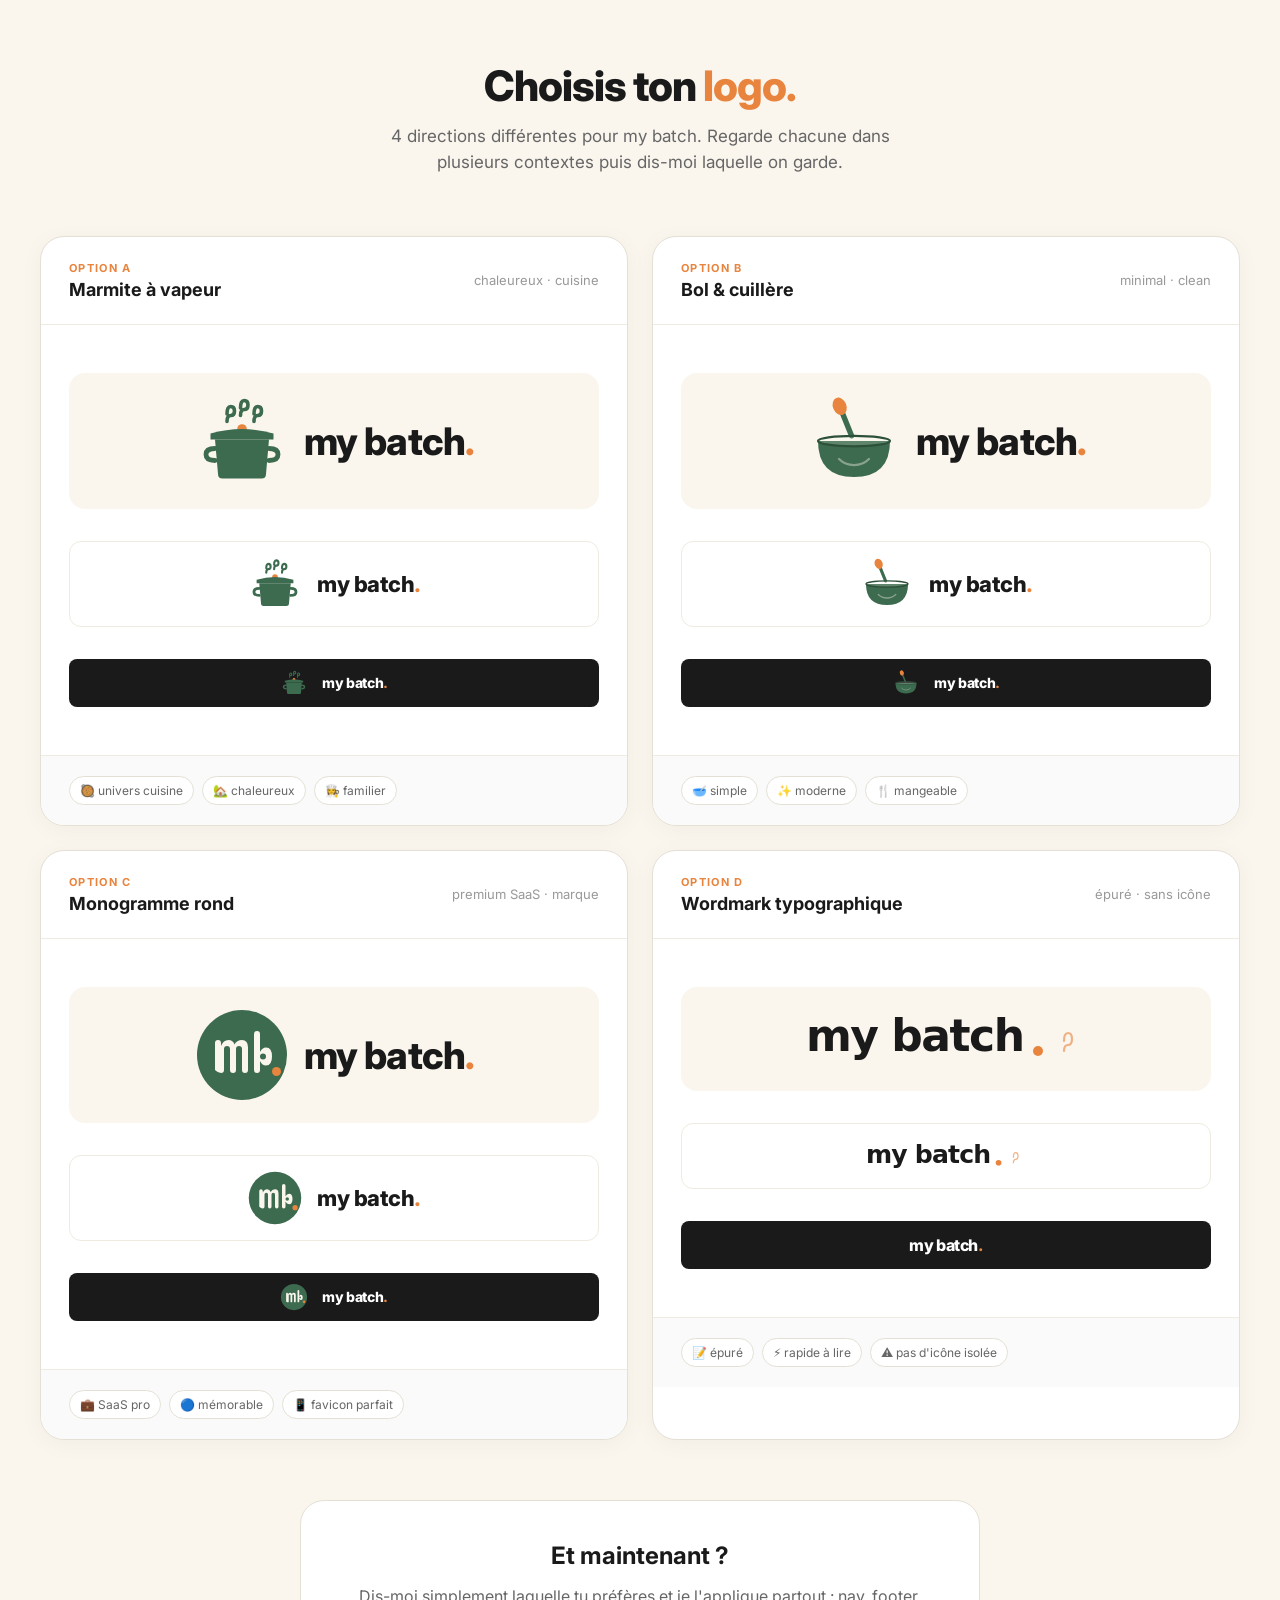
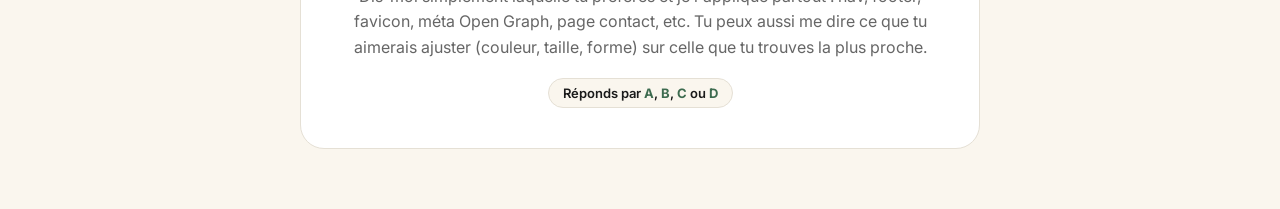
<file: logos-preview.html>
<!DOCTYPE html>
<html lang="fr">
<head>
<meta charset="UTF-8">
<meta name="viewport" content="width=device-width, initial-scale=1.0">
<meta name="robots" content="noindex">
<title>Logos · my batch — Comparaison</title>
<link href="https://fonts.googleapis.com/css2?family=Inter:wght@300;400;500;600;700;800&display=swap" rel="stylesheet">
<style>
*{box-sizing:border-box;margin:0;padding:0}
body{font-family:Inter,system-ui,sans-serif;background:#FAF6EE;color:#1A1A1A;padding:60px 32px;min-height:100vh}
.title{text-align:center;margin-bottom:60px}
.title h1{font-size:42px;font-weight:800;letter-spacing:-0.025em;margin-bottom:12px}
.title h1 .accent{color:#E8843D}
.title p{color:#666;font-size:17px;max-width:540px;margin:0 auto;line-height:1.55}
.grid{max-width:1200px;margin:0 auto;display:grid;grid-template-columns:repeat(2,1fr);gap:24px}
.card{background:#fff;border-radius:24px;padding:0;overflow:hidden;border:1px solid #E5E0D5;box-shadow:0 4px 24px rgba(0,0,0,0.04);transition:transform 0.2s,box-shadow 0.2s}
.card:hover{transform:translateY(-4px);box-shadow:0 12px 40px rgba(0,0,0,0.08)}
.card-head{padding:24px 28px;border-bottom:1px solid #F0EBE0;display:flex;justify-content:space-between;align-items:center}
.card-head .label{font-size:11px;text-transform:uppercase;letter-spacing:0.12em;color:#E8843D;font-weight:700}
.card-head .name{font-size:18px;font-weight:700;margin-top:4px}
.card-body{padding:48px 28px;display:flex;flex-direction:column;gap:32px;align-items:center}
.row{display:flex;align-items:center;justify-content:center;gap:14px;width:100%}
.row.large{padding:20px;background:#FAF6EE;border-radius:16px}
.row.medium{padding:14px;background:#fff;border-radius:12px;border:1px solid #F0EBE0}
.row.small{padding:10px;background:#FAF6EE;border-radius:8px}
.row .ico-lg{width:96px;height:96px}
.row .ico-md{width:56px;height:56px}
.row .ico-sm{width:28px;height:28px}
.row .wm{font-weight:800;letter-spacing:-0.025em;color:#1A1A1A}
.row .wm.lg{font-size:38px}
.row .wm.md{font-size:22px}
.row .wm.sm{font-size:14px}
.row .wm .dot{color:#E8843D}
.row.dark{background:#1A1A1A}
.row.dark .wm{color:#fff}
.contexts{padding:20px 28px;border-top:1px solid #F0EBE0;background:#FAFAFA;display:flex;flex-wrap:wrap;gap:8px}
.context-pill{display:inline-flex;align-items:center;gap:6px;padding:6px 10px;background:#fff;border-radius:999px;font-size:12px;color:#666;border:1px solid #E5E0D5}
.context-pill svg{width:14px;height:14px}
.choose{margin-top:60px;text-align:center;padding:40px 32px;background:#fff;border-radius:24px;max-width:680px;margin-left:auto;margin-right:auto;border:1px solid #E5E0D5}
.choose h2{font-size:24px;font-weight:700;margin-bottom:14px}
.choose p{color:#666;margin-bottom:16px;line-height:1.6}
.choose code{background:#FAF6EE;padding:3px 10px;border-radius:6px;font-size:14px;color:#3D6B4F;font-weight:600;font-family:Inter}
.pricing-row{display:flex;gap:8px;justify-content:center;margin-top:18px;flex-wrap:wrap}
.pricing-row span{padding:6px 14px;background:#FAF6EE;border-radius:999px;font-size:13px;color:#1A1A1A;font-weight:600;border:1px solid #E5E0D5}
.pricing-row span strong{color:#3D6B4F}
@media(max-width:900px){.grid{grid-template-columns:1fr}.title h1{font-size:32px}}
</style>
</head>
<body>

<div class="title">
  <h1>Choisis ton <span class="accent">logo.</span></h1>
  <p>4 directions différentes pour my batch. Regarde chacune dans plusieurs contextes puis dis-moi laquelle on garde.</p>
</div>

<div class="grid">

  <!-- A. MARMITE -->
  <div class="card">
    <div class="card-head">
      <div>
        <div class="label">Option A</div>
        <div class="name">Marmite à vapeur</div>
      </div>
      <span style="font-size:13px;color:#999">chaleureux · cuisine</span>
    </div>
    <div class="card-body">
      <div class="row large">
        <img src="logo-A-marmite.svg" class="ico-lg" alt="">
        <span class="wm lg">my batch<span class="dot">.</span></span>
      </div>
      <div class="row medium">
        <img src="logo-A-marmite.svg" class="ico-md" alt="">
        <span class="wm md">my batch<span class="dot">.</span></span>
      </div>
      <div class="row small dark">
        <img src="logo-A-marmite.svg" class="ico-sm" alt="">
        <span class="wm sm">my batch<span class="dot">.</span></span>
      </div>
    </div>
    <div class="contexts">
      <span class="context-pill">🥘 univers cuisine</span>
      <span class="context-pill">🏡 chaleureux</span>
      <span class="context-pill">👩‍🍳 familier</span>
    </div>
  </div>

  <!-- B. BOL CUILLERE -->
  <div class="card">
    <div class="card-head">
      <div>
        <div class="label">Option B</div>
        <div class="name">Bol &amp; cuillère</div>
      </div>
      <span style="font-size:13px;color:#999">minimal · clean</span>
    </div>
    <div class="card-body">
      <div class="row large">
        <img src="logo-B-bol.svg" class="ico-lg" alt="">
        <span class="wm lg">my batch<span class="dot">.</span></span>
      </div>
      <div class="row medium">
        <img src="logo-B-bol.svg" class="ico-md" alt="">
        <span class="wm md">my batch<span class="dot">.</span></span>
      </div>
      <div class="row small dark">
        <img src="logo-B-bol.svg" class="ico-sm" alt="">
        <span class="wm sm">my batch<span class="dot">.</span></span>
      </div>
    </div>
    <div class="contexts">
      <span class="context-pill">🥣 simple</span>
      <span class="context-pill">✨ moderne</span>
      <span class="context-pill">🍴 mangeable</span>
    </div>
  </div>

  <!-- C. MONOGRAMME -->
  <div class="card">
    <div class="card-head">
      <div>
        <div class="label">Option C</div>
        <div class="name">Monogramme rond</div>
      </div>
      <span style="font-size:13px;color:#999">premium SaaS · marque</span>
    </div>
    <div class="card-body">
      <div class="row large">
        <img src="logo-C-monogramme.svg" class="ico-lg" alt="">
        <span class="wm lg">my batch<span class="dot">.</span></span>
      </div>
      <div class="row medium">
        <img src="logo-C-monogramme.svg" class="ico-md" alt="">
        <span class="wm md">my batch<span class="dot">.</span></span>
      </div>
      <div class="row small dark">
        <img src="logo-C-monogramme.svg" class="ico-sm" alt="">
        <span class="wm sm">my batch<span class="dot">.</span></span>
      </div>
    </div>
    <div class="contexts">
      <span class="context-pill">💼 SaaS pro</span>
      <span class="context-pill">🔵 mémorable</span>
      <span class="context-pill">📱 favicon parfait</span>
    </div>
  </div>

  <!-- D. WORDMARK SEUL -->
  <div class="card">
    <div class="card-head">
      <div>
        <div class="label">Option D</div>
        <div class="name">Wordmark typographique</div>
      </div>
      <span style="font-size:13px;color:#999">épuré · sans icône</span>
    </div>
    <div class="card-body">
      <div class="row large">
        <img src="logo-D-wordmark.svg" style="width:280px;height:auto" alt="">
      </div>
      <div class="row medium">
        <img src="logo-D-wordmark.svg" style="width:160px;height:auto" alt="">
      </div>
      <div class="row small dark" style="padding:14px">
        <span class="wm sm" style="font-size:16px">my batch<span class="dot">.</span></span>
      </div>
    </div>
    <div class="contexts">
      <span class="context-pill">📝 épuré</span>
      <span class="context-pill">⚡ rapide à lire</span>
      <span class="context-pill">⚠ pas d'icône isolée</span>
    </div>
  </div>

</div>

<div class="choose">
  <h2>Et maintenant ?</h2>
  <p>Dis-moi simplement laquelle tu préfères et je l'applique partout : nav, footer, favicon, méta Open Graph, page contact, etc. Tu peux aussi me dire ce que tu aimerais ajuster (couleur, taille, forme) sur celle que tu trouves la plus proche.</p>
  <div class="pricing-row">
    <span>Réponds par <strong>A</strong>, <strong>B</strong>, <strong>C</strong> ou <strong>D</strong></span>
  </div>
</div>

</body>
</html>
</file>
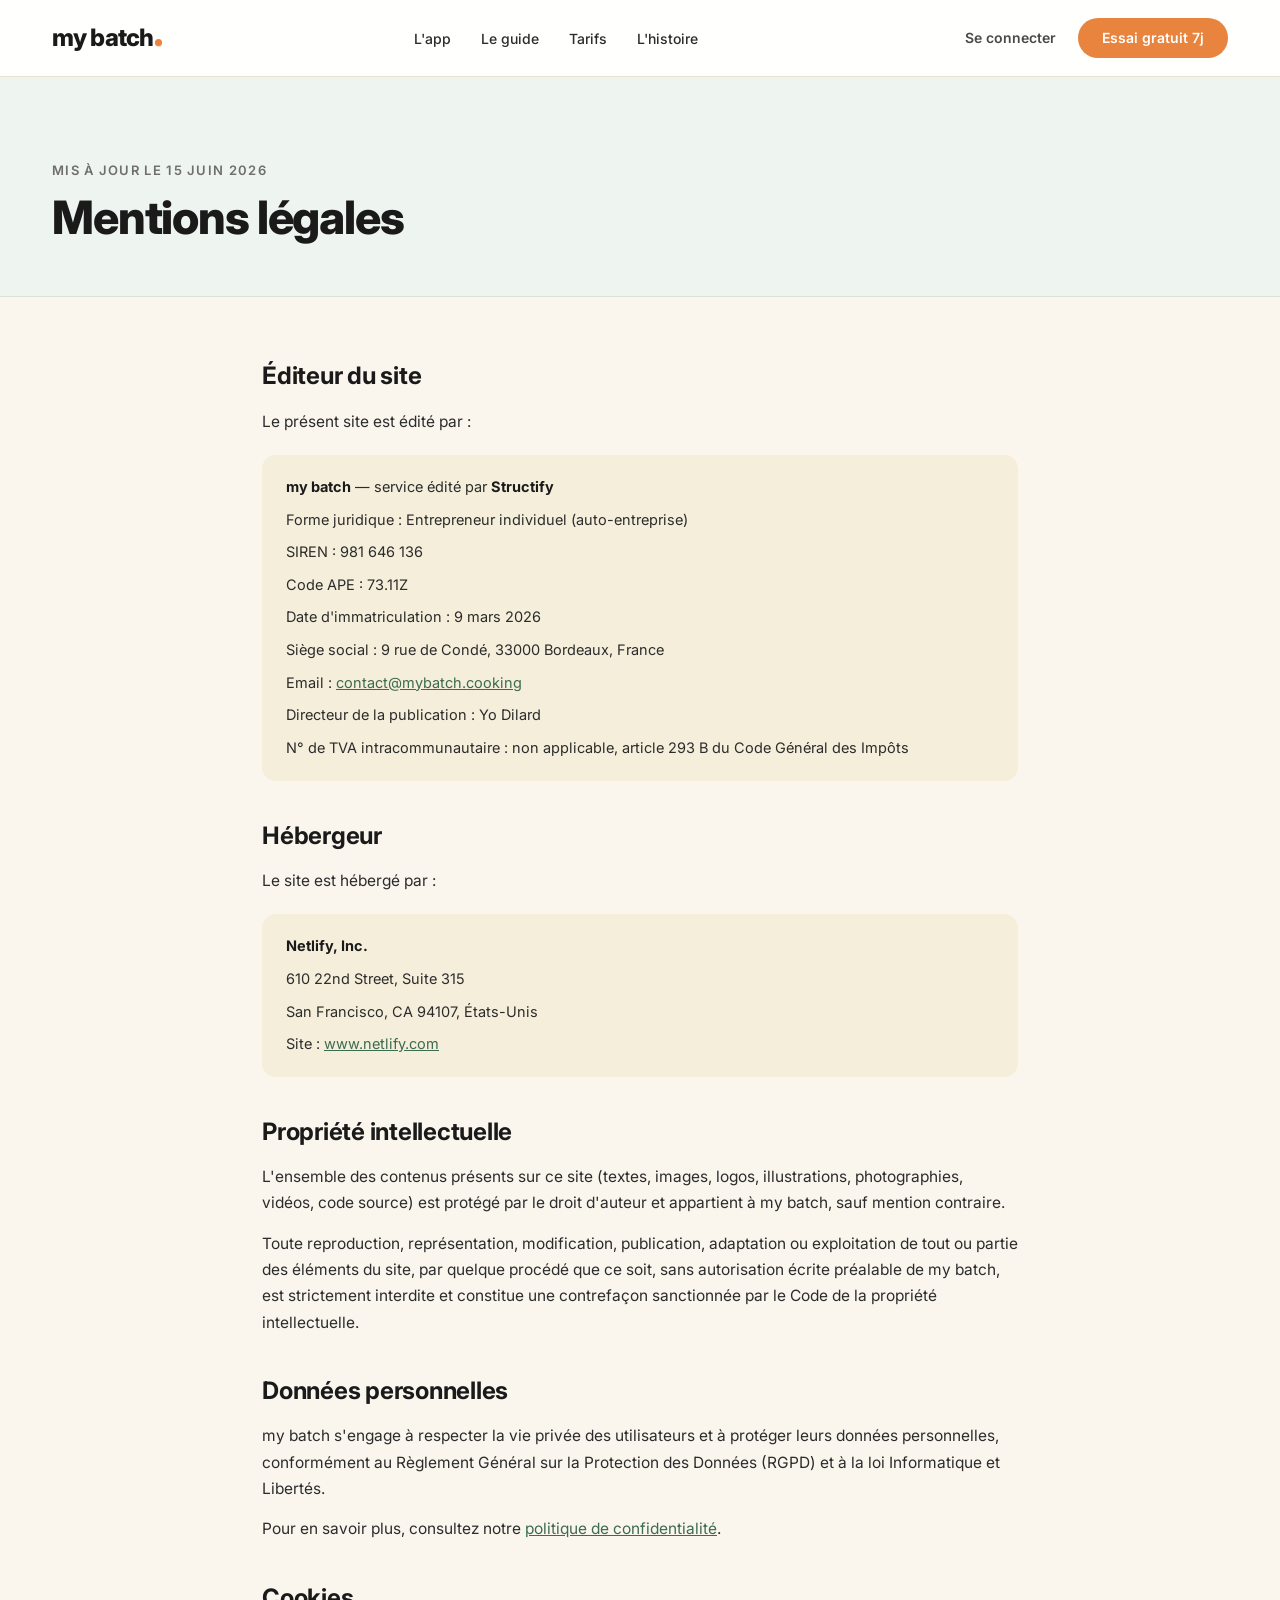
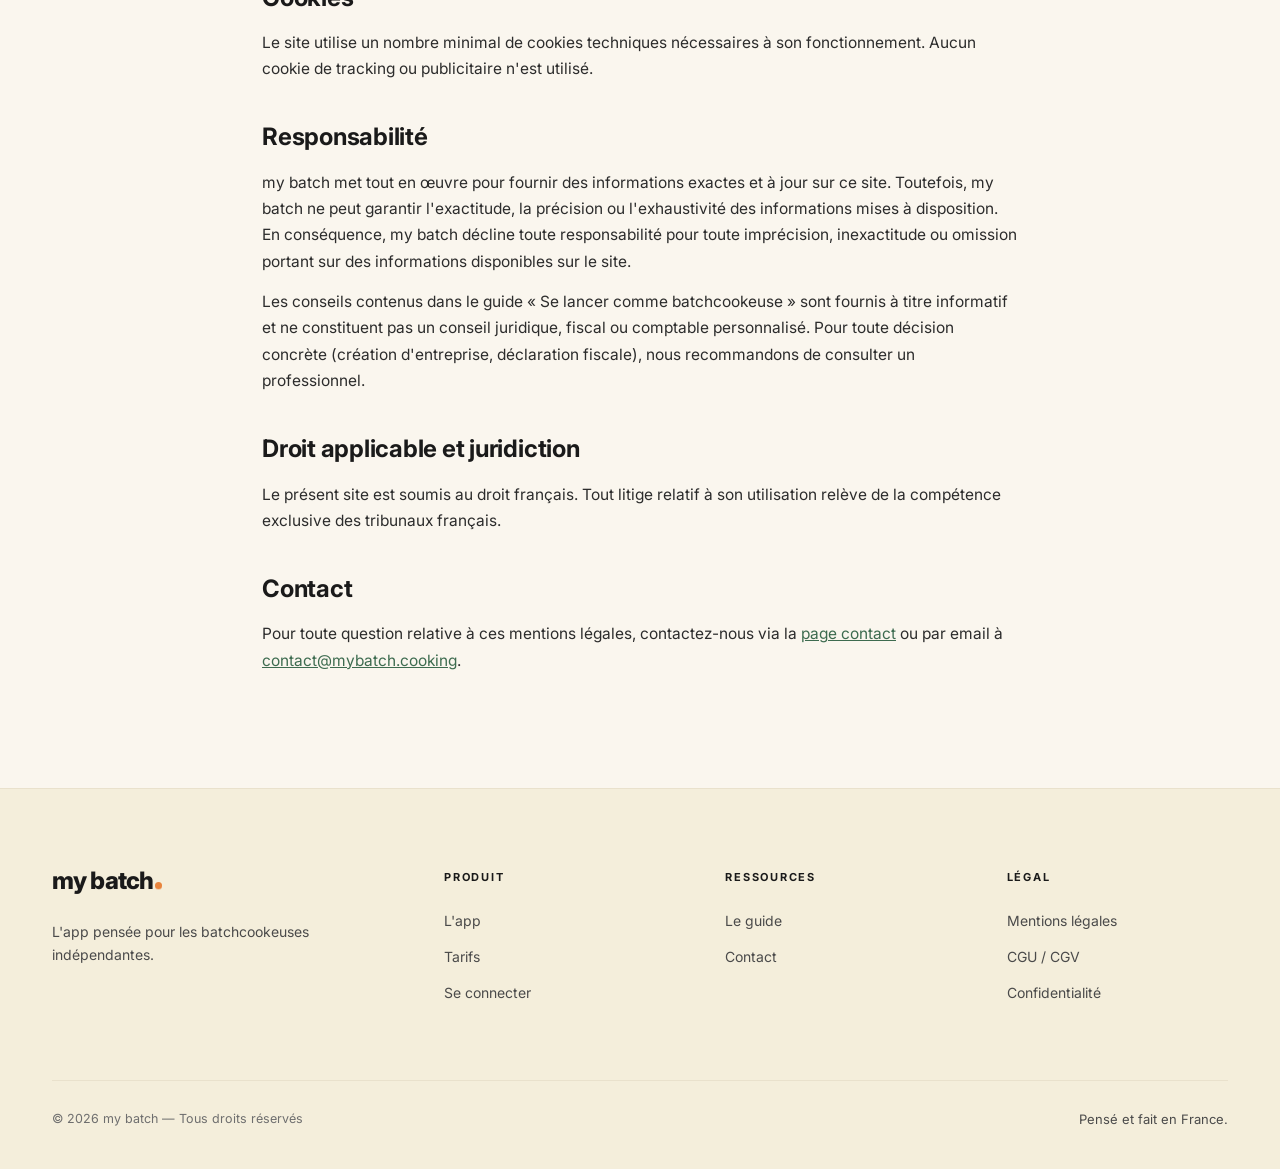
<file: mentions-legales.html>
<!DOCTYPE html>
<html lang="fr">
<head>
<meta charset="UTF-8">
<meta name="viewport" content="width=device-width, initial-scale=1.0">
<meta name="robots" content="noindex">
<title>Mentions légales · my batch</title>
<link rel="preconnect" href="https://fonts.googleapis.com">
<link rel="preconnect" href="https://fonts.gstatic.com" crossorigin>
<link href="https://fonts.googleapis.com/css2?family=Caveat:wght@500&family=Inter:wght@300;400;500;600;700;800&display=swap" rel="stylesheet">
<link rel="stylesheet" href="styles.css">
<style>
.legal-hero{padding:80px 0 40px;background:var(--green-pale);border-bottom:1px solid var(--green-soft)}
.legal-hero h1{font-weight:800;font-size:46px;line-height:1.1;letter-spacing:-.025em;color:var(--ink);margin-bottom:14px}
.legal-hero .updated{font-size:13px;color:var(--muted);text-transform:uppercase;letter-spacing:.1em;font-weight:600}
.legal-content{padding:60px 0 100px;max-width:820px;margin:0 auto}
.legal-content h2{font-size:24px;font-weight:700;color:var(--ink);margin:36px 0 14px;letter-spacing:-.01em}
.legal-content h2:first-child{margin-top:0}
.legal-content p{font-size:15.5px;color:var(--tx);line-height:1.7;margin-bottom:14px}
.legal-content p strong{color:var(--ink);font-weight:700}
.legal-content ul{margin:10px 0 16px 22px;font-size:15.5px;color:var(--tx);line-height:1.7}
.legal-content li{margin-bottom:6px}
.legal-content a{color:var(--green);text-decoration:underline}
.info-block{background:var(--bg-2);border-radius:var(--r);padding:20px 24px;margin:20px 0}
.info-block p{margin-bottom:8px;font-size:14.5px}
.info-block p:last-child{margin-bottom:0}
@media(max-width:680px){.legal-hero h1{font-size:32px}}
</style>
</head>
<body>

<header class="nav">
  <div class="wrap">
    <div class="nav-row">
      <a href="index.html" class="brand">
        <div class="brand-name">my batch<span class="dot">.</span></div>
      </a>
      <ul class="nav-links">
        <li><a href="index.html#features">L'app</a></li>
        <li><a href="guide.html">Le guide</a></li>
        <li><a href="index.html#tarifs">Tarifs</a></li>
        <li><a href="histoire.html">L'histoire</a></li>
      </ul>
      <div class="nav-actions">
        <a href="https://app.mybatch.cooking" class="btn btn-ghost">Se connecter</a>
        <a href="https://app.mybatch.cooking/signup.html" class="btn btn-orange">Essai gratuit 7j</a>
      </div>
    </div>
  </div>
</header>

<section class="legal-hero">
  <div class="wrap">
    <span class="updated">Mis à jour le 15 juin 2026</span>
    <h1 style="margin-top:10px">Mentions légales</h1>
  </div>
</section>

<section class="legal-content">
  <div class="wrap">

    <h2>Éditeur du site</h2>
    <p>Le présent site est édité par :</p>
    <div class="info-block">
      <p><strong>my batch</strong> — service édité par <strong>Structify</strong></p>
      <p>Forme juridique : Entrepreneur individuel (auto-entreprise)</p>
      <p>SIREN : 981 646 136</p>
      <p>Code APE : 73.11Z</p>
      <p>Date d'immatriculation : 9 mars 2026</p>
      <p>Siège social : 9 rue de Condé, 33000 Bordeaux, France</p>
      <p>Email : <a href="mailto:contact@mybatch.cooking">contact@mybatch.cooking</a></p>
      <p>Directeur de la publication : Yo Dilard</p>
      <p>N° de TVA intracommunautaire : non applicable, article 293 B du Code Général des Impôts</p>
    </div>

    <h2>Hébergeur</h2>
    <p>Le site est hébergé par :</p>
    <div class="info-block">
      <p><strong>Netlify, Inc.</strong></p>
      <p>610 22nd Street, Suite 315</p>
      <p>San Francisco, CA 94107, États-Unis</p>
      <p>Site : <a href="https://www.netlify.com" target="_blank" rel="noopener">www.netlify.com</a></p>
    </div>

    <h2>Propriété intellectuelle</h2>
    <p>L'ensemble des contenus présents sur ce site (textes, images, logos, illustrations, photographies, vidéos, code source) est protégé par le droit d'auteur et appartient à my batch, sauf mention contraire.</p>
    <p>Toute reproduction, représentation, modification, publication, adaptation ou exploitation de tout ou partie des éléments du site, par quelque procédé que ce soit, sans autorisation écrite préalable de my batch, est strictement interdite et constitue une contrefaçon sanctionnée par le Code de la propriété intellectuelle.</p>

    <h2>Données personnelles</h2>
    <p>my batch s'engage à respecter la vie privée des utilisateurs et à protéger leurs données personnelles, conformément au Règlement Général sur la Protection des Données (RGPD) et à la loi Informatique et Libertés.</p>
    <p>Pour en savoir plus, consultez notre <a href="confidentialite.html">politique de confidentialité</a>.</p>

    <h2>Cookies</h2>
    <p>Le site utilise un nombre minimal de cookies techniques nécessaires à son fonctionnement. Aucun cookie de tracking ou publicitaire n'est utilisé.</p>

    <h2>Responsabilité</h2>
    <p>my batch met tout en œuvre pour fournir des informations exactes et à jour sur ce site. Toutefois, my batch ne peut garantir l'exactitude, la précision ou l'exhaustivité des informations mises à disposition. En conséquence, my batch décline toute responsabilité pour toute imprécision, inexactitude ou omission portant sur des informations disponibles sur le site.</p>
    <p>Les conseils contenus dans le guide « Se lancer comme batchcookeuse » sont fournis à titre informatif et ne constituent pas un conseil juridique, fiscal ou comptable personnalisé. Pour toute décision concrète (création d'entreprise, déclaration fiscale), nous recommandons de consulter un professionnel.</p>

    <h2>Droit applicable et juridiction</h2>
    <p>Le présent site est soumis au droit français. Tout litige relatif à son utilisation relève de la compétence exclusive des tribunaux français.</p>

    <h2>Contact</h2>
    <p>Pour toute question relative à ces mentions légales, contactez-nous via la <a href="contact.html">page contact</a> ou par email à <a href="mailto:contact@mybatch.cooking">contact@mybatch.cooking</a>.</p>

  </div>
</section>

<footer class="foot">
  <div class="wrap">
    <div class="foot-grid">
      <div class="foot-brand">
        <a href="index.html" class="brand">
          <div class="brand-name">my batch<span class="dot">.</span></div>
        </a>
        <p>L'app pensée pour les batchcookeuses indépendantes.</p>
      </div>
      <div class="foot-col"><h4>Produit</h4><ul><li><a href="index.html#features">L'app</a></li><li><a href="index.html#tarifs">Tarifs</a></li><li><a href="https://app.mybatch.cooking">Se connecter</a></li></ul></div>
      <div class="foot-col"><h4>Ressources</h4><ul><li><a href="guide.html">Le guide</a></li><li><a href="contact.html">Contact</a></li></ul></div>
      <div class="foot-col"><h4>Légal</h4><ul><li><a href="mentions-legales.html">Mentions légales</a></li><li><a href="cgu.html">CGU / CGV</a></li><li><a href="confidentialite.html">Confidentialité</a></li></ul></div>
    </div>
    <div class="foot-bot">
      <div class="copy">© 2026 my batch — Tous droits réservés</div>
      <div class="made">Pensé et fait en France.</div>
    </div>
  </div>
</footer>

</body>
</html>
</file>
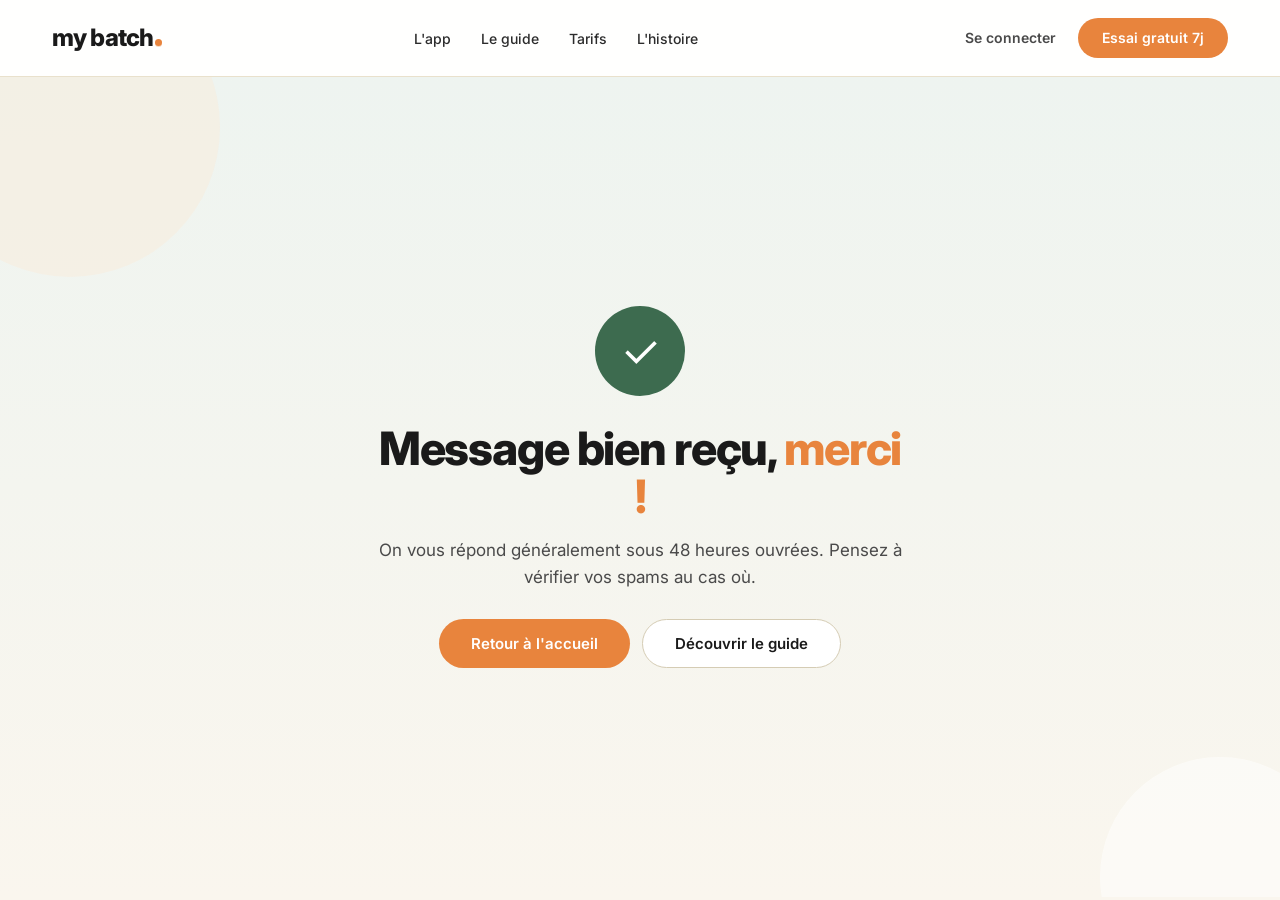
<file: merci.html>
<!DOCTYPE html>
<html lang="fr">
<head>
<meta charset="UTF-8">
<meta name="viewport" content="width=device-width, initial-scale=1.0">
<meta name="robots" content="noindex">
<title>Message envoyé · my batch</title>
<link rel="icon" href="favicon.svg" type="image/svg+xml">
<link rel="preconnect" href="https://fonts.googleapis.com">
<link rel="preconnect" href="https://fonts.gstatic.com" crossorigin>
<link href="https://fonts.googleapis.com/css2?family=Caveat:wght@500&family=Inter:wght@300;400;500;600;700;800&display=swap" rel="stylesheet">
<link rel="stylesheet" href="styles.css">
<style>
.thanks{min-height:calc(100vh - 80px);display:flex;flex-direction:column;justify-content:center;align-items:center;text-align:center;padding:80px 32px;background:linear-gradient(180deg,var(--green-pale) 0%,var(--bg) 100%);position:relative;overflow:hidden}
.thanks::before{content:"";position:absolute;top:-100px;left:-80px;width:300px;height:300px;background:var(--orange-pale);border-radius:50%;opacity:.4;z-index:0}
.thanks::after{content:"";position:absolute;bottom:-100px;right:-60px;width:240px;height:240px;background:#fff;border-radius:50%;opacity:.5;z-index:0}
.thanks .inner{position:relative;z-index:1;max-width:540px}
.thanks .check{width:90px;height:90px;border-radius:50%;background:var(--green);color:#fff;display:flex;align-items:center;justify-content:center;margin:0 auto 28px;font-size:46px;line-height:1}
.thanks h1{font-weight:800;font-size:46px;line-height:1.05;letter-spacing:-.025em;color:var(--ink);margin-bottom:16px}
.thanks h1 .accent{color:var(--orange)}
.thanks p{font-size:17px;color:var(--tx-2);line-height:1.6;margin-bottom:28px}
.thanks .actions{display:flex;gap:12px;justify-content:center;flex-wrap:wrap}
@media(max-width:680px){.thanks h1{font-size:32px}}
</style>
</head>
<body>

<header class="nav">
  <div class="wrap">
    <div class="nav-row">
      <a href="index.html" class="brand">
        <div class="brand-name">my batch<span class="dot">.</span></div>
      </a>
      <ul class="nav-links">
        <li><a href="index.html#features">L'app</a></li>
        <li><a href="guide.html">Le guide</a></li>
        <li><a href="index.html#tarifs">Tarifs</a></li>
        <li><a href="histoire.html">L'histoire</a></li>
      </ul>
      <div class="nav-actions">
        <a href="https://app.mybatch.cooking" class="btn btn-ghost">Se connecter</a>
        <a href="https://app.mybatch.cooking/signup.html" class="btn btn-orange">Essai gratuit 7j</a>
      </div>
    </div>
  </div>
</header>

<section class="thanks">
  <div class="inner">
    <div class="check">✓</div>
    <h1>Message bien reçu, <span class="accent">merci !</span></h1>
    <p>On vous répond généralement sous 48 heures ouvrées. Pensez à vérifier vos spams au cas où.</p>
    <div class="actions">
      <a href="index.html" class="btn btn-orange btn-lg">Retour à l'accueil</a>
      <a href="guide.html" class="btn btn-line btn-lg">Découvrir le guide</a>
    </div>
  </div>
</section>

</body>
</html>
</file>
<file: styles.css>
/* ─────────────────────────────────────────────
   my batch — feuille de style partagée
   ───────────────────────────────────────────── */

:root{
  --white:#FFFFFF;
  --bg:#FAF6EE;
  --bg-2:#F4EEDB;
  --bg-3:#EAE1C6;
  --paper:#FFFFFF;
  --green:#3D6B4F;
  --green-2:#5A8A6A;
  --green-3:#264935;
  --green-pale:#EEF4F0;
  --green-soft:#D6E2DA;
  --orange:#E8843D;
  --orange-2:#C26821;
  --orange-3:#9C4F0F;
  --orange-pale:#FBE9D5;
  --orange-soft:#FFD6AC;
  --ink:#1A1A1A;
  --tx:#2C2C2C;
  --tx-2:#4A4A4A;
  --muted:#6E6E6E;
  --line:#E9E1CC;
  --line-2:#D5CCB4;
  --r:14px;
  --r-lg:22px;
  --r-xl:32px;
  --shadow:0 1px 3px rgba(20,18,15,.04),0 8px 24px rgba(20,18,15,.06);
  --shadow-lg:0 4px 14px rgba(20,18,15,.06),0 28px 60px rgba(20,18,15,.10);
}

*,*::before,*::after{box-sizing:border-box;margin:0;padding:0}
html{scroll-behavior:smooth}
body{
  font-family:'Inter',sans-serif;
  background:var(--bg);color:var(--tx);
  font-weight:400;line-height:1.55;
  -webkit-font-smoothing:antialiased;
  cursor:url("data:image/svg+xml;utf8,<svg xmlns='http://www.w3.org/2000/svg' width='32' height='32' viewBox='0 0 32 32'><g transform='rotate(-45 16 16)'><path d='M12 3 L13 3 L13 11 L14 11 L14 3 L15 3 L15 11 L16 11 L16 3 L17 3 L17 11 L18 11 L18 3 L19 3 L19 11 L19.5 11 L19.5 12.5 L17 15 L17 27 Q17 29 15.5 29 Q14 29 14 27 L14 15 L11.5 12.5 L11.5 11 L12 11 Z' fill='%23333333'/></g></svg>") 5 8, auto;
}
a,button,.btn,.chef-card,.nav-links a,.tabs a,details summary,.filter-pill,.pagination button,[role='button']{
  cursor:url("data:image/svg+xml;utf8,<svg xmlns='http://www.w3.org/2000/svg' width='32' height='32' viewBox='0 0 32 32'><g transform='rotate(-45 16 16)'><path d='M12 3 L13 3 L13 11 L14 11 L14 3 L15 3 L15 11 L16 11 L16 3 L17 3 L17 11 L18 11 L18 3 L19 3 L19 11 L19.5 11 L19.5 12.5 L17 15 L17 27 Q17 29 15.5 29 Q14 29 14 27 L14 15 L11.5 12.5 L11.5 11 L12 11 Z' fill='%23111111'/></g></svg>") 5 8, pointer;
}
input[type='text'],input[type='email'],input[type='tel'],input[type='number'],input[type='date'],textarea{cursor:text}
img{display:block;max-width:100%}
a{color:inherit;text-decoration:none}
button{font-family:inherit}
input,select,textarea{font-family:inherit}

.wrap{max-width:1240px;margin:0 auto;padding:0 32px}
.caps{
  text-transform:uppercase;font-size:11px;font-weight:700;
  letter-spacing:.18em;color:var(--green);
}
.script{font-family:'Caveat',cursive;font-weight:500}

/* ─── Buttons ─── */
.btn{
  display:inline-flex;align-items:center;gap:8px;
  font-size:14px;font-weight:600;
  padding:13px 24px;border-radius:999px;
  border:none;cursor:pointer;transition:all .2s ease;
  text-decoration:none;white-space:nowrap;line-height:1;
}
.btn-orange{background:var(--orange);color:#fff}
.btn-orange:hover{background:var(--orange-2);transform:translateY(-1px)}
.btn-green{background:var(--green);color:#fff}
.btn-green:hover{background:var(--green-3);transform:translateY(-1px)}
.btn-line{background:#fff;color:var(--ink);border:1.5px solid var(--line-2)}
.btn-line:hover{border-color:var(--green);color:var(--green)}
.btn-ghost{background:transparent;color:var(--tx-2);padding:13px 16px}
.btn-ghost:hover{color:var(--ink)}
.btn-lg{padding:16px 32px;font-size:15px}
.btn-sm{padding:9px 18px;font-size:13px}

/* ─── Nav ─── */
header.nav{
  position:sticky;top:0;z-index:50;
  background:rgba(255,255,255,.92);
  backdrop-filter:blur(12px);-webkit-backdrop-filter:blur(12px);
  border-bottom:1px solid var(--line);
}
.nav-row{
  display:flex;align-items:center;justify-content:space-between;
  padding:18px 0;gap:24px;
}
.brand{display:inline-flex;align-items:baseline;gap:0;text-decoration:none}
.brand-mark{display:none}
.brand-name{
  font-size:24px;font-weight:800;color:var(--ink);
  letter-spacing:-.035em;line-height:1;
  font-family:'Inter',system-ui,sans-serif;
  display:inline-flex;align-items:baseline;
}
.brand-name .dot{
  display:inline-block;
  width:.3em;height:.3em;
  border-radius:50%;
  background:var(--orange);
  margin-left:.08em;
  vertical-align:baseline;
  text-indent:200%;
  white-space:nowrap;
  overflow:hidden;
  flex-shrink:0;
  box-shadow:0 1px 0 rgba(232,132,61,.3);
}
.nav-links{display:flex;gap:30px;list-style:none}
.nav-links a{
  font-size:14px;color:var(--tx);font-weight:500;
  transition:color .2s;position:relative;padding:6px 0;
}
.nav-links a:hover{color:var(--green)}
.nav-links a.active{color:var(--green);font-weight:600}
.nav-links a.active::after{
  content:"";position:absolute;left:0;right:0;bottom:-22px;height:2px;
  background:var(--orange);
}
.nav-actions{display:flex;gap:6px;align-items:center}

/* ─── Section ─── */
section{padding:100px 0;position:relative}
section.compact{padding:70px 0}
.sect-head{
  text-align:center;margin-bottom:60px;
  max-width:680px;margin-left:auto;margin-right:auto;
}
.sect-head .caps{display:block;margin-bottom:14px}
.sect-head h2{
  font-weight:700;font-size:48px;line-height:1.1;
  letter-spacing:-.025em;color:var(--ink);margin-bottom:14px;
}
.sect-head h2 .accent{color:var(--orange)}
.sect-head p{font-size:17px;color:var(--muted);line-height:1.55}

/* ─── Footer ─── */
footer.foot{background:var(--bg-2);padding:80px 0 40px;border-top:1px solid var(--line)}
.foot-grid{display:grid;grid-template-columns:1.5fr 1fr 1fr 1fr;gap:60px;margin-bottom:64px}
.foot-brand .brand{margin-bottom:20px}
.foot-brand p{font-size:14px;color:var(--tx-2);line-height:1.6;max-width:280px;margin-bottom:24px;margin-top:8px}
.foot-soc{display:flex;gap:10px}
.foot-soc a{width:38px;height:38px;border-radius:50%;background:#fff;display:flex;align-items:center;justify-content:center;color:var(--tx-2);border:1px solid var(--line);transition:all .2s}
.foot-soc a:hover{background:var(--green);color:#fff;border-color:var(--green)}
.foot-col h4{font-size:11px;letter-spacing:.16em;text-transform:uppercase;color:var(--ink);font-weight:700;margin-bottom:22px}
.foot-col ul{list-style:none}
.foot-col li{margin-bottom:11px}
.foot-col a{color:var(--tx-2);font-size:14px;transition:color .2s}
.foot-col a:hover{color:var(--orange-2)}
.foot-bot{padding-top:28px;border-top:1px solid var(--line);display:flex;justify-content:space-between;align-items:center;flex-wrap:wrap;gap:12px}
.foot-bot .copy{font-size:12.5px;color:var(--muted)}
.foot-bot .made{font-size:13px;color:var(--tx-2)}

/* ─── Chef card (redesign : food cover + portrait overlay) ─── */
.chef-card{
  background:#fff;border-radius:var(--r-lg);overflow:visible;
  border:1px solid var(--line);cursor:pointer;
  transition:transform .25s ease,box-shadow .25s ease,border-color .25s ease;
  display:flex;flex-direction:column;text-decoration:none;color:inherit;
}
.chef-card:hover{transform:translateY(-4px);box-shadow:var(--shadow-lg);border-color:var(--line-2)}
.chef-card .cover{
  position:relative;aspect-ratio:4/3;overflow:hidden;
  background:var(--green-soft);border-radius:var(--r-lg) var(--r-lg) 0 0;
}
.chef-card .cover img{
  width:100%;height:100%;object-fit:cover;
  transition:transform .4s ease;
}
.chef-card:hover .cover img{transform:scale(1.04)}
.chef-card .badge{
  position:absolute;top:14px;left:14px;
  background:rgba(255,255,255,.95);backdrop-filter:blur(6px);
  padding:6px 12px;border-radius:999px;font-size:10px;font-weight:700;
  color:var(--ink);letter-spacing:.1em;text-transform:uppercase;
  display:flex;align-items:center;gap:6px;
}
.chef-card .badge::before{content:"";width:5px;height:5px;background:var(--orange);border-radius:50%}
.chef-card .heart{
  position:absolute;top:14px;right:14px;
  width:36px;height:36px;border-radius:50%;
  background:rgba(255,255,255,.95);backdrop-filter:blur(6px);
  display:flex;align-items:center;justify-content:center;
  color:var(--tx-2);cursor:pointer;transition:all .2s;border:none;
}
.chef-card .heart:hover{color:var(--orange);transform:scale(1.08)}
.chef-card .portrait-ov{
  position:absolute;bottom:-22px;right:18px;
  width:52px;height:52px;border-radius:50%;
  border:3px solid #fff;overflow:hidden;
  box-shadow:0 4px 12px rgba(0,0,0,.12);z-index:2;
}
.chef-card .portrait-ov img{width:100%;height:100%;object-fit:cover}
.chef-card .body{padding:30px 22px 22px;display:flex;flex-direction:column;flex:1}
.chef-card .name{font-size:18px;font-weight:700;color:var(--ink);margin-bottom:4px;letter-spacing:-.01em}
.chef-card .city{
  font-size:13px;color:var(--muted);margin-bottom:10px;
  display:flex;align-items:center;gap:4px;
}
.chef-card .rating{display:flex;align-items:center;gap:6px;margin-bottom:12px;font-size:13px}
.chef-card .rating .stars{color:var(--orange);letter-spacing:1px}
.chef-card .rating strong{color:var(--ink);font-weight:600}
.chef-card .rating .reviews{color:var(--muted)}
.chef-card .tags{display:flex;gap:6px;flex-wrap:wrap;margin-bottom:14px}
.chef-card .tag{
  background:var(--green-pale);padding:5px 11px;border-radius:999px;
  font-size:11px;color:var(--green);font-weight:600;
}
.chef-card .foot{
  display:flex;justify-content:space-between;align-items:center;
  padding-top:14px;border-top:1px solid var(--line);margin-top:auto;gap:10px;
}
.chef-card .price-block{display:flex;flex-direction:column;line-height:1.2}
.chef-card .price-main{
  font-size:22px;font-weight:800;color:var(--ink);
  letter-spacing:-.02em;line-height:1;
}
.chef-card .price-main small{font-size:11px;color:var(--muted);font-weight:500}
.chef-card .price-sub{font-size:11px;color:var(--green);margin-top:4px;font-weight:600}
.chef-card .price-detail{font-size:10.5px;color:var(--muted);margin-top:2px}
.chef-card .arrow{
  width:36px;height:36px;border-radius:50%;background:var(--bg);
  display:flex;align-items:center;justify-content:center;color:var(--ink);
  transition:all .25s;flex-shrink:0;
}
.chef-card:hover .arrow{background:var(--orange);color:#fff;transform:rotate(-45deg)}

/* ─── Phone mockup ─── */
.phone-mock{
  width:280px;margin:0 auto;position:relative;
}
.phone-mock::after{
  content:"";position:absolute;top:-30px;right:-50px;
  width:120px;height:120px;background:var(--orange-pale);
  border-radius:50%;opacity:.5;z-index:-1;
}
.phone-mock::before{
  content:"";position:absolute;bottom:-30px;left:-50px;
  width:160px;height:160px;background:var(--green-pale);
  border-radius:50%;opacity:.8;z-index:-1;
}
.phone-frame{
  background:var(--ink);border-radius:42px;padding:10px;
  box-shadow:0 10px 30px rgba(0,0,0,.15),0 30px 60px rgba(0,0,0,.15);
  position:relative;
}
.phone-notch-bar{
  height:24px;display:flex;justify-content:center;align-items:flex-end;
  padding-bottom:2px;
}
.phone-notch-bar::before{
  content:"";width:90px;height:6px;background:#0a0a0a;border-radius:6px;
}
.phone-screen{
  background:var(--bg);border-radius:32px;padding:20px 18px 24px;
  min-height:520px;position:relative;overflow:hidden;
}
.phone-greeting{font-size:11px;color:var(--muted);font-weight:500;margin-bottom:4px}
.phone-greeting-big{font-size:20px;font-weight:700;color:var(--ink);letter-spacing:-.01em;margin-bottom:18px}
.phone-card{
  background:#fff;border:1px solid var(--line);
  border-radius:14px;padding:14px;margin-bottom:14px;
  box-shadow:0 1px 3px rgba(0,0,0,.04);
}
.phone-card.highlight{background:var(--green);color:#fff;border-color:var(--green)}
.phone-card .pclbl{font-size:10px;text-transform:uppercase;font-weight:700;letter-spacing:.08em;margin-bottom:6px;color:var(--muted)}
.phone-card.highlight .pclbl{color:rgba(255,255,255,.7)}
.phone-card .pcv{font-size:14px;font-weight:600;color:var(--ink);line-height:1.3}
.phone-card.highlight .pcv{color:#fff}
.phone-card .pcv-meta{font-size:12px;color:var(--muted);margin-top:4px;display:flex;align-items:center;gap:6px}
.phone-card.highlight .pcv-meta{color:rgba(255,255,255,.75)}
.phone-card .pcv-meta .av{width:18px;height:18px;border-radius:50%;background:var(--orange);display:inline-block}

.phone-menu-title{font-size:11px;text-transform:uppercase;color:var(--muted);font-weight:700;letter-spacing:.08em;margin-bottom:10px;margin-top:8px}
.phone-menu-item{
  display:flex;align-items:center;gap:10px;padding:10px 12px;
  background:#fff;border:1px solid var(--line);border-radius:12px;
  margin-bottom:6px;font-size:13px;color:var(--ink);font-weight:500;
}
.phone-menu-item .chk{
  width:18px;height:18px;border-radius:5px;background:var(--green);
  color:#fff;display:flex;align-items:center;justify-content:center;
  font-size:10px;font-weight:700;flex-shrink:0;
}
.phone-cta{
  background:var(--orange);color:#fff;border-radius:12px;
  padding:11px;text-align:center;font-size:12.5px;font-weight:700;margin-top:10px;
}

/* ─── Responsive ─── */
@media(max-width:1080px){
  .foot-grid{grid-template-columns:1fr 1fr;gap:36px}
  section{padding:70px 0}
  .sect-head h2{font-size:36px}
}
@media(max-width:680px){
  .wrap{padding:0 20px}
  .nav-links{display:none}
  section{padding:56px 0}
  .sect-head h2{font-size:28px}
  .foot-grid{grid-template-columns:1fr}
}
</file>
